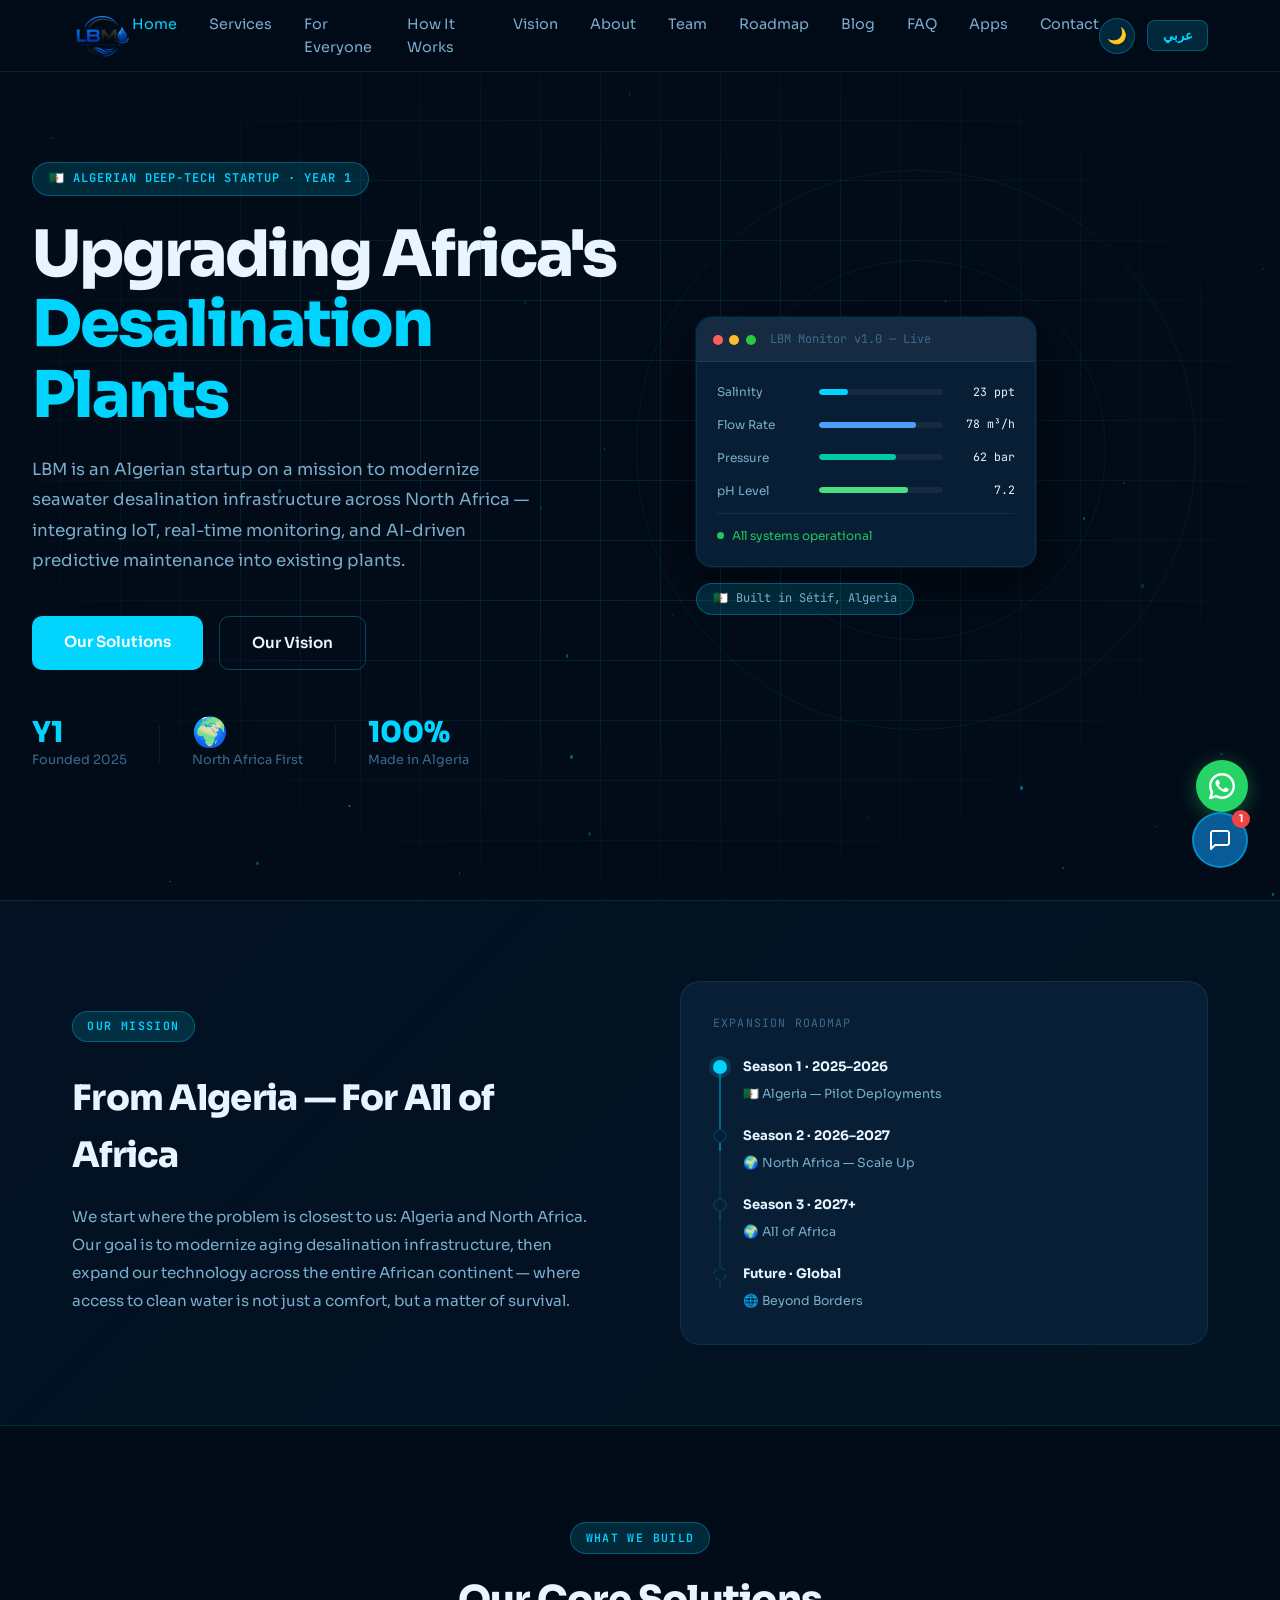
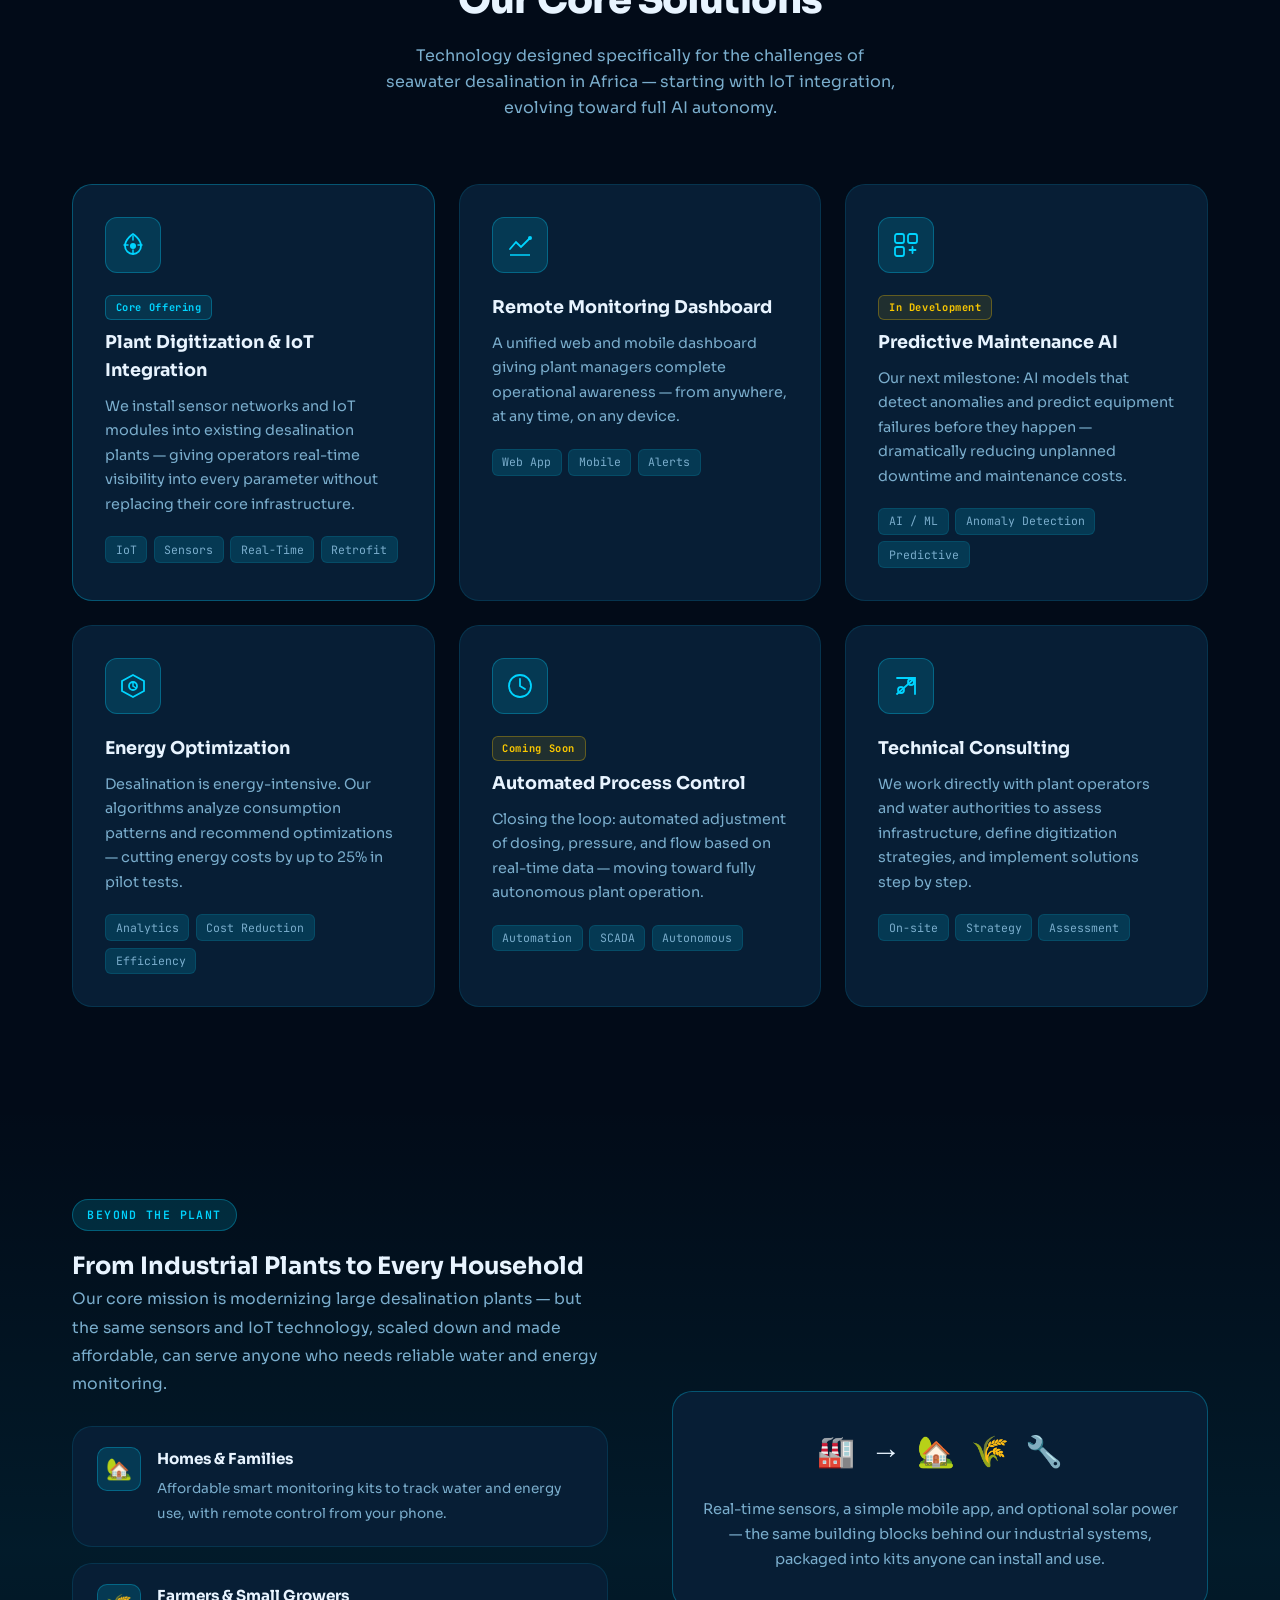
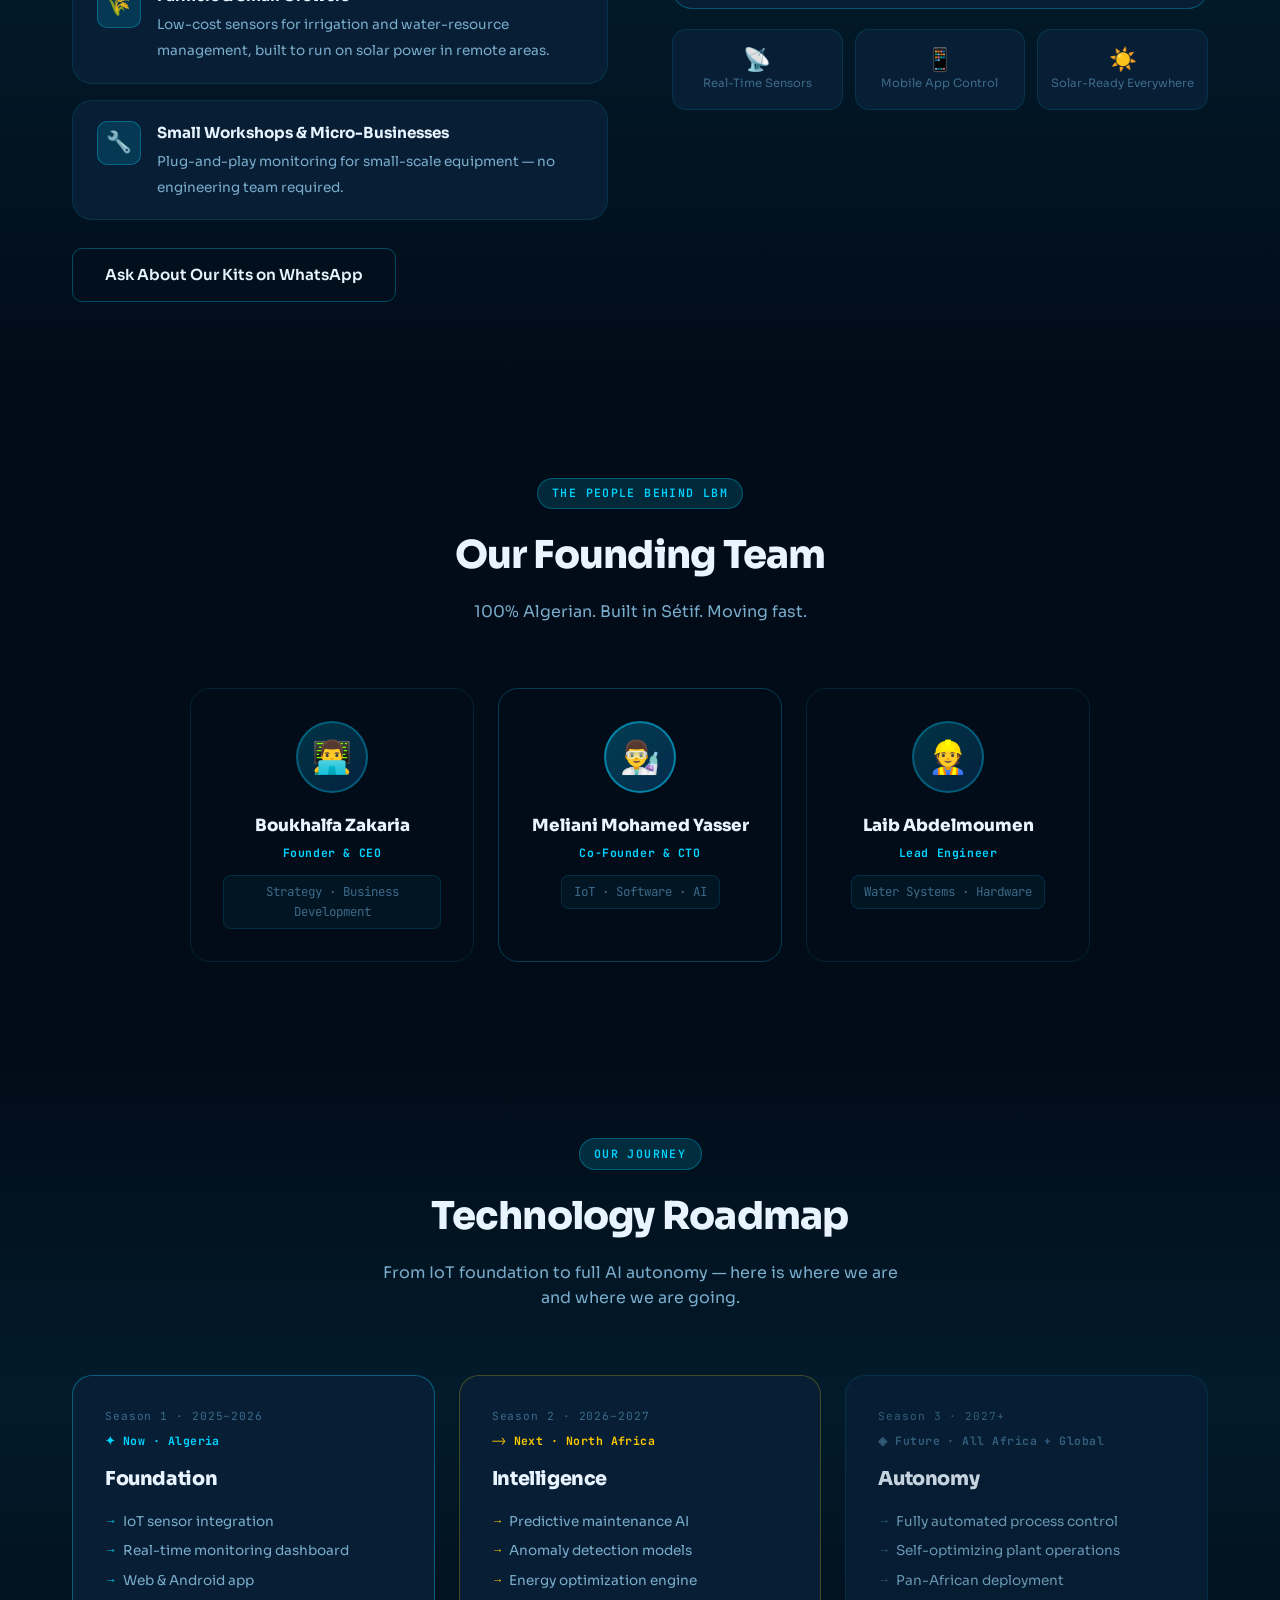
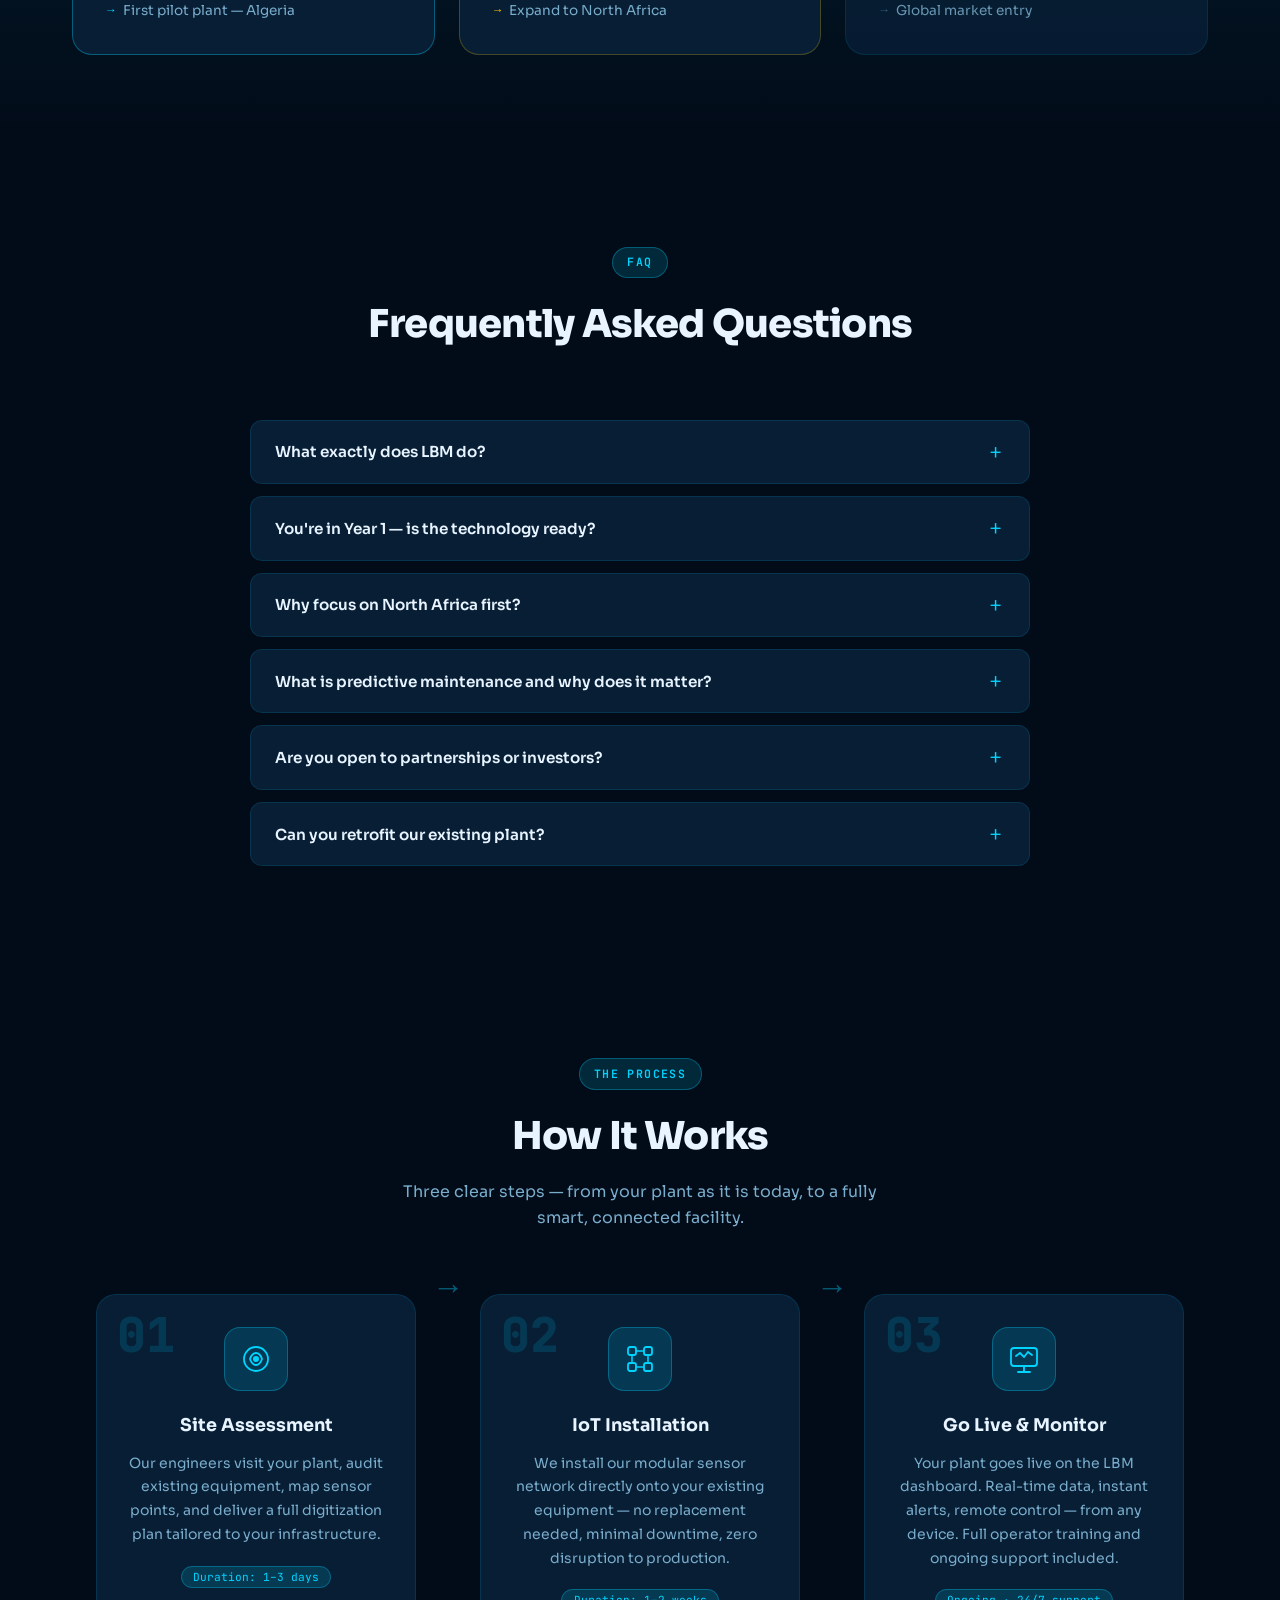
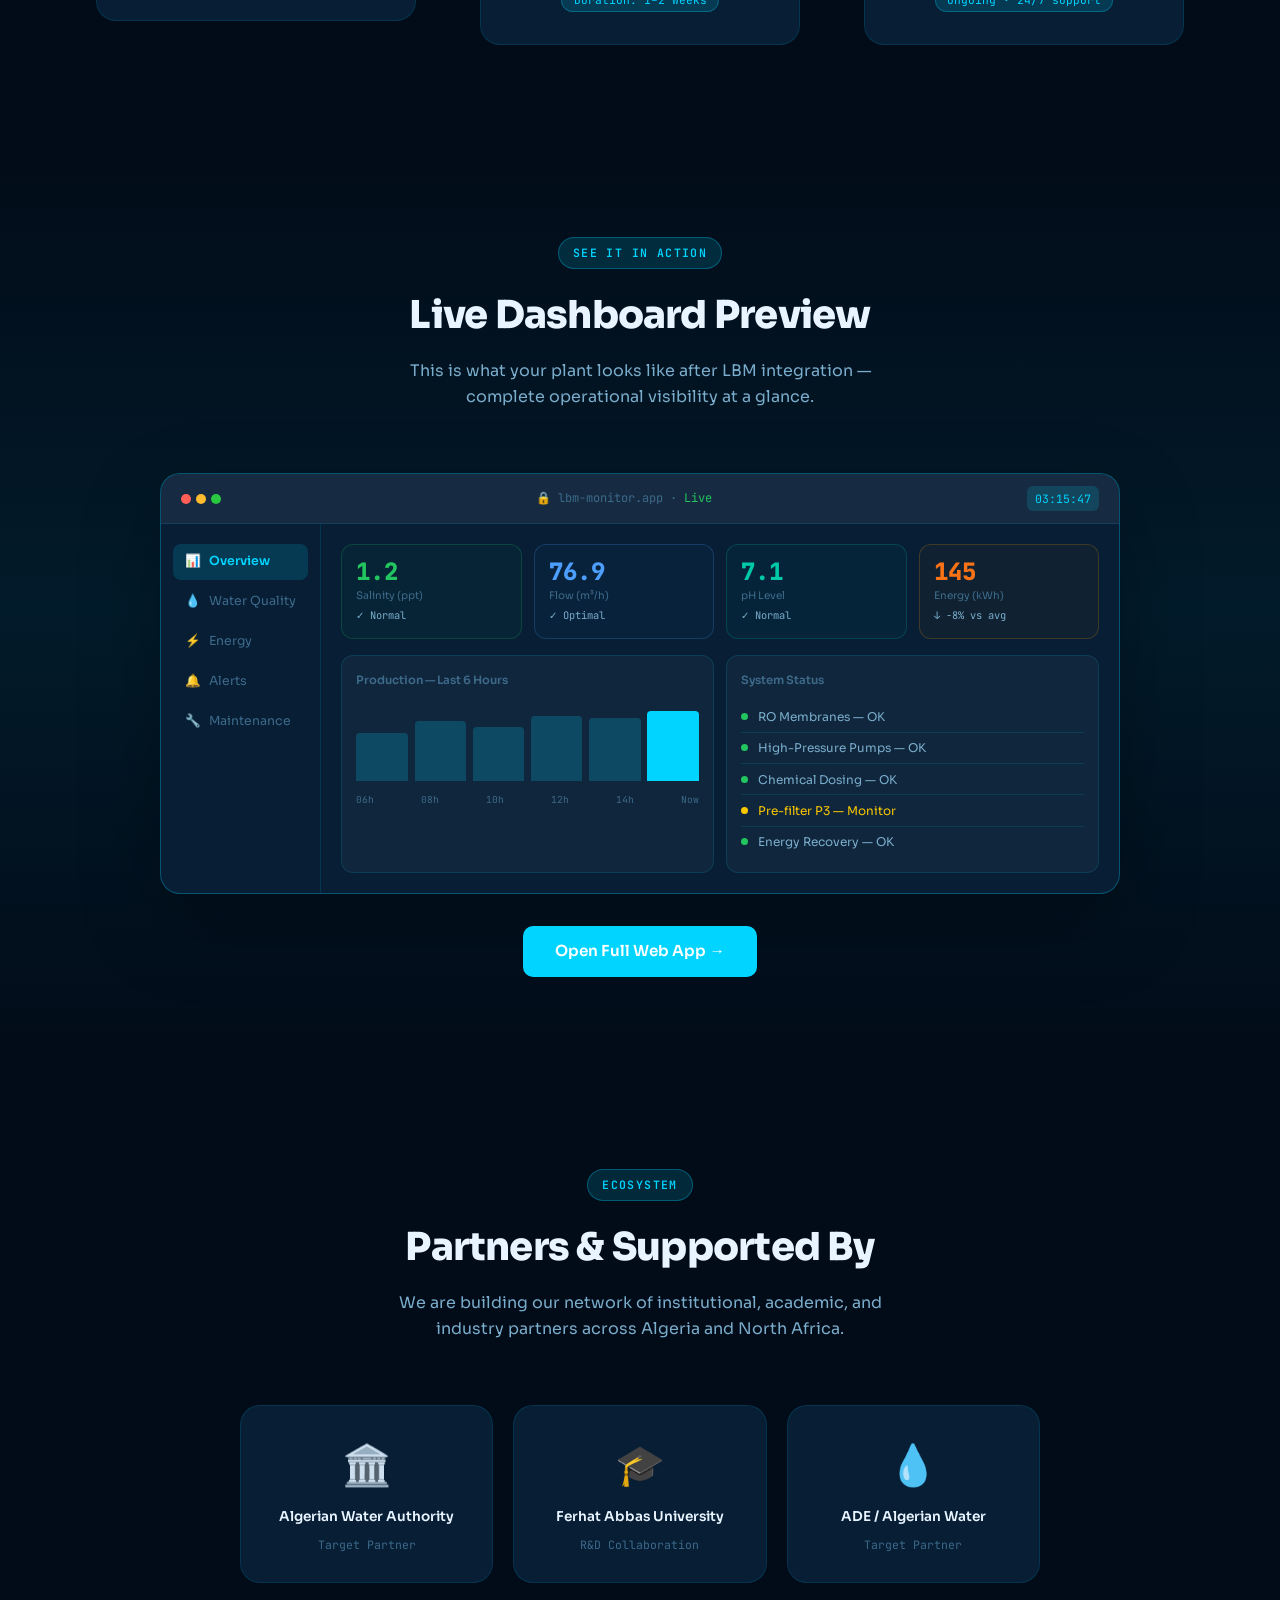
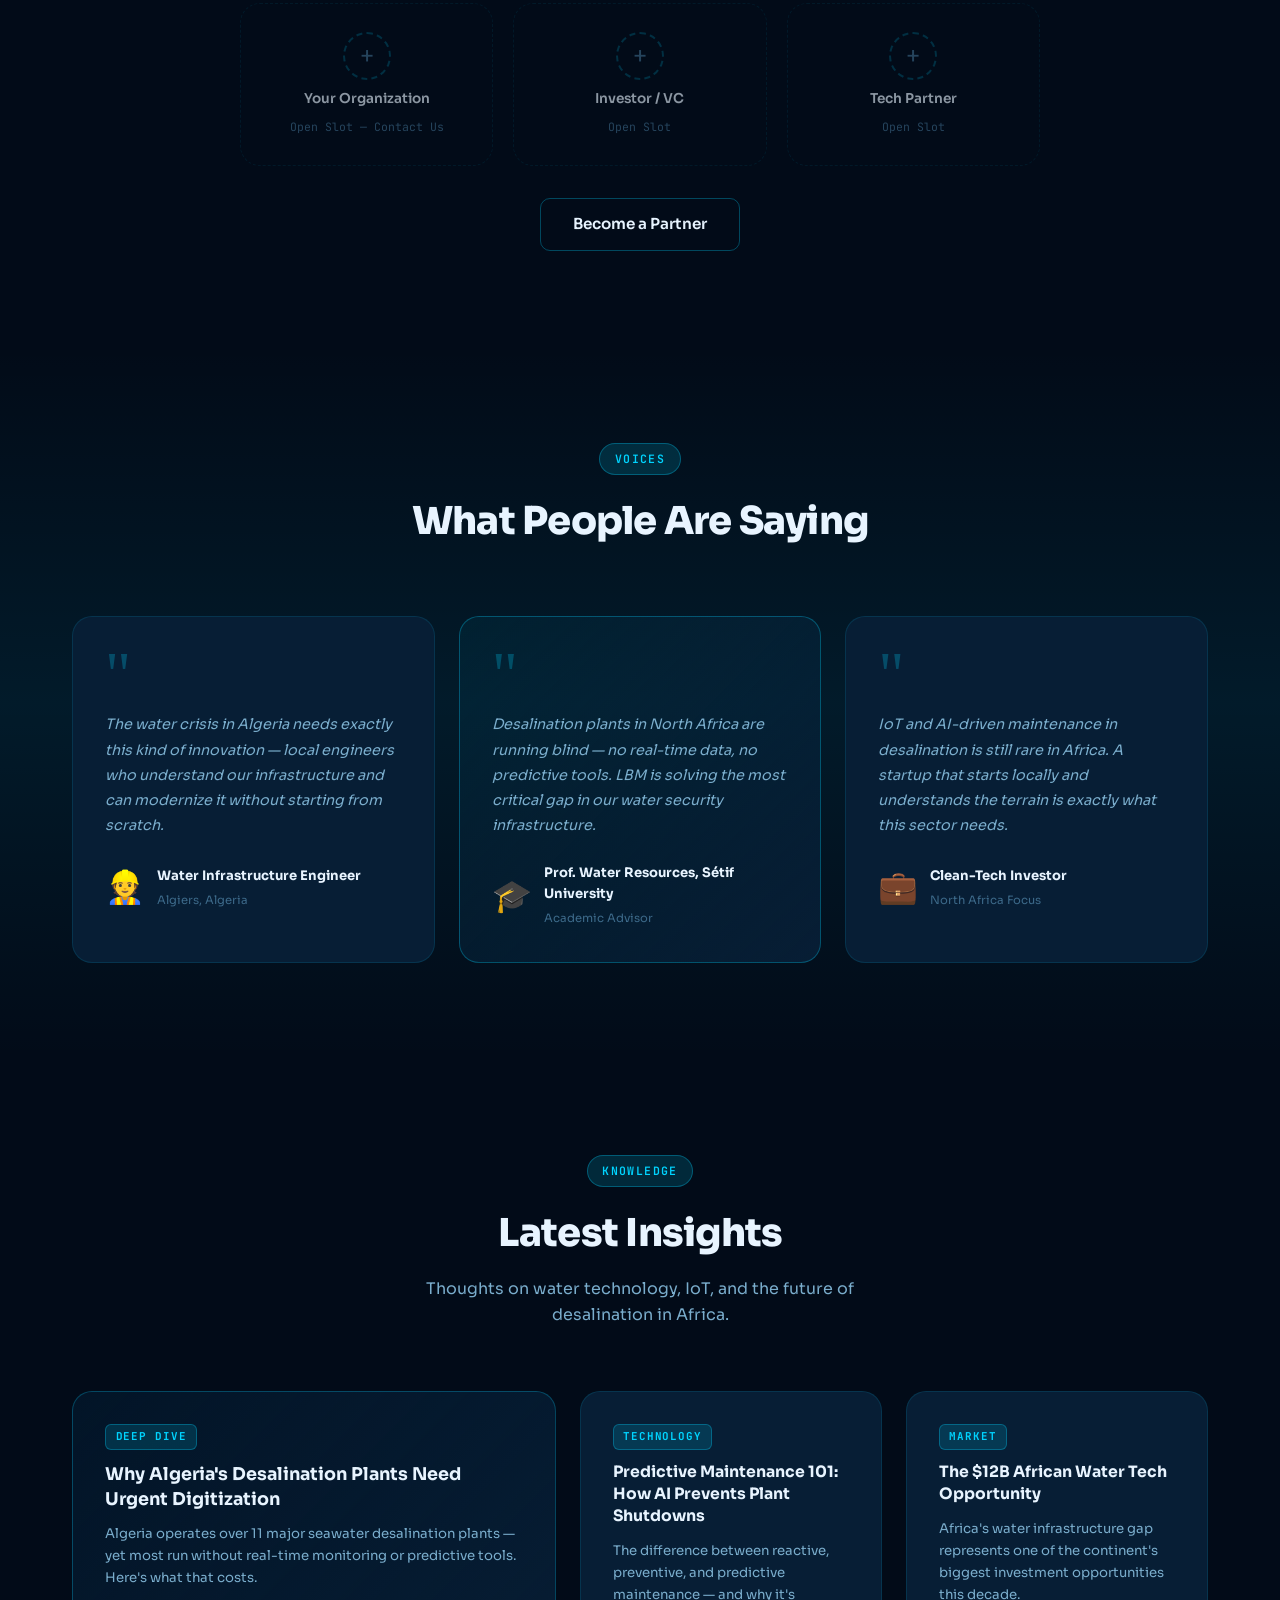
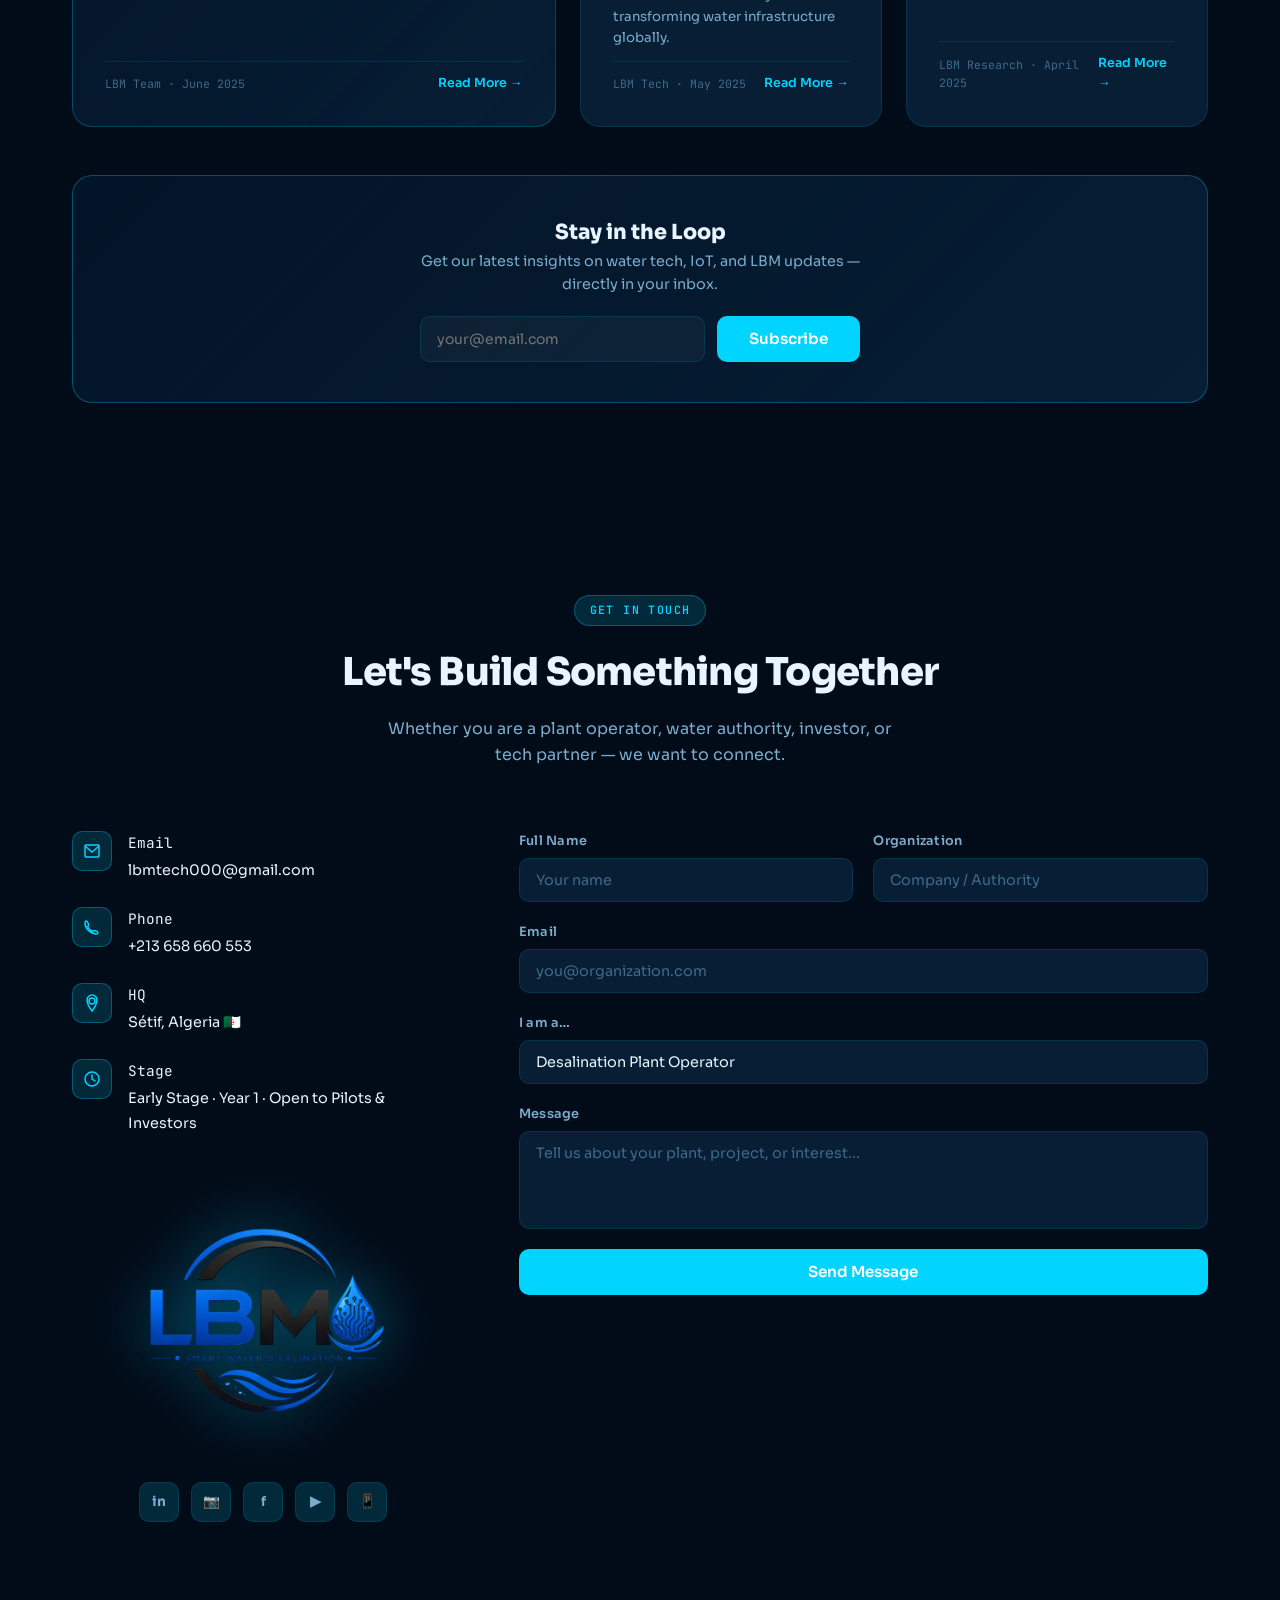
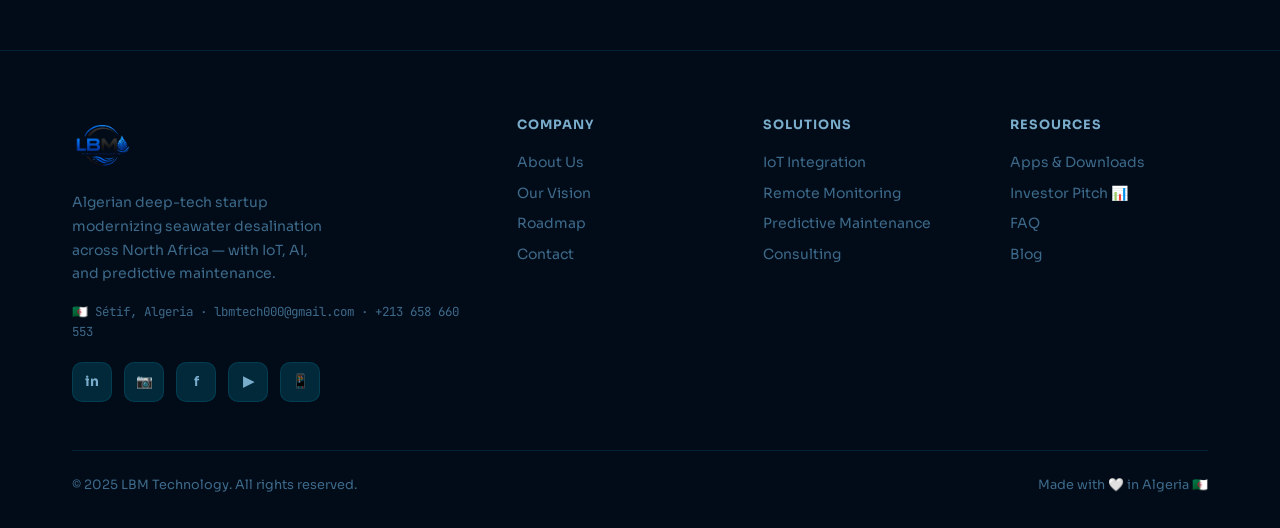
<file: index.html>
<!DOCTYPE html>
<html lang="en" dir="ltr">
<head>
  <meta charset="UTF-8">
  <meta name="viewport" content="width=device-width, initial-scale=1.0">
  <meta name="description" content="LBM — Algerian deep-tech startup modernizing seawater desalination plants across North Africa with IoT, AI and predictive maintenance technology.">
  <meta name="keywords" content="LBM, IoT, desalination, Algeria, startup, تحلية المياه, جزائر, إنترنت الأشياء, صيانة تنبؤية, أفريقيا الشمالية">
  <meta name="robots" content="index, follow">
  <meta property="og:title" content="LBM — Smart Desalination Technology · Algeria">
  <meta property="og:description" content="Algerian startup modernizing seawater desalination with IoT & AI. Targeting North Africa and beyond.">
  <meta property="og:type" content="website">
  <meta property="og:image" content="https://lbm-tech.netlify.app/logo_lbm.png">
  <meta property="og:image:width" content="1200">
  <meta property="og:image:height" content="630">
  <meta property="og:image:alt" content="LBM Smart Water Desalination Logo">
  <meta property="og:url" content="https://lbm-tech.netlify.app/">
  <meta property="og:site_name" content="LBM Technology">
  <meta name="twitter:card" content="summary_large_image">
  <meta name="twitter:title" content="LBM — Smart Desalination Technology · Algeria">
  <meta name="twitter:description" content="Algerian startup modernizing seawater desalination with IoT & AI. Targeting North Africa and beyond.">
  <meta name="twitter:image" content="https://lbm-tech.netlify.app/logo_lbm.png">
  <title>LBM — Smart Desalination · Made in Algeria 🇩🇿</title>
  <link rel="icon" type="image/png" href="logo_lbm.png">
  <link rel="shortcut icon" type="image/png" href="logo_lbm.png">
  <link rel="apple-touch-icon" href="logo_lbm.png">
  <link rel="preconnect" href="https://fonts.googleapis.com">
  <link rel="preconnect" href="https://fonts.gstatic.com" crossorigin>
  <link href="https://fonts.googleapis.com/css2?family=Sora:wght@300;400;600;700;800&family=Noto+Sans+Arabic:wght@300;400;600;700&family=JetBrains+Mono:wght@400;600&display=swap" rel="stylesheet">
  <link rel="stylesheet" href="style.css">
  <!-- Google Analytics — Replace G-XXXXXXXXXX with your real Measurement ID from analytics.google.com -->
  <script async src="https://www.googletagmanager.com/gtag/js?id=G-XXXXXXXXXX"></script>
  <script>
    window.dataLayer = window.dataLayer || [];
    function gtag(){dataLayer.push(arguments);}
    gtag('js', new Date());
    gtag('config', 'G-XXXXXXXXXX');
  </script>
</head>
<body>

<!-- NAVBAR -->
<nav class="navbar" id="navbar">
  <div class="nav-container">
    <a href="#home" class="nav-logo">
      <img src="logo_lbm.png" alt="LBM Logo" class="nav-logo-img">
    </a>
    <div class="nav-links" id="navLinks">
      <a href="#home"        data-en="Home"      data-ar="الرئيسية">Home</a>
      <a href="#services"   data-en="Services"   data-ar="خدماتنا">Services</a>
      <a href="#for-everyone" data-en="For Everyone" data-ar="للجميع">For Everyone</a>
      <a href="#how"        data-en="How It Works" data-ar="كيف نعمل">How It Works</a>
      <a href="#vision"     data-en="Vision"     data-ar="رؤيتنا">Vision</a>
      <a href="#about"      data-en="About"      data-ar="عنّا">About</a>
      <a href="#team"       data-en="Team"       data-ar="الفريق">Team</a>
      <a href="#roadmap"    data-en="Roadmap"    data-ar="خارطة الطريق">Roadmap</a>
      <a href="#blog"       data-en="Blog"       data-ar="المدونة">Blog</a>
      <a href="#faq"        data-en="FAQ"        data-ar="الأسئلة الشائعة">FAQ</a>
      <a href="downloads.html" data-en="Apps"   data-ar="التطبيقات">Apps</a>
      <a href="#contact"    data-en="Contact"    data-ar="تواصل معنا">Contact</a>
    </div>
    <div class="nav-actions">
      <button class="theme-toggle" id="themeToggle" onclick="toggleTheme()" aria-label="Toggle theme">🌙</button>
      <button class="lang-toggle"  id="langToggle"  onclick="toggleLang()">عربي</button>
      <button class="menu-btn"     id="menuBtn"     onclick="toggleMenu()">
        <span></span><span></span><span></span>
      </button>
    </div>
  </div>
</nav>

<!-- HERO -->
<section class="hero" id="home">
  <div class="hero-bg">
    <div class="grid-overlay"></div>
    <div class="water-rings">
      <div class="ring ring-1"></div>
      <div class="ring ring-2"></div>
      <div class="ring ring-3"></div>
    </div>
    <div class="particles" id="particles"></div>
  </div>

  <div class="hero-content">
    <div class="hero-badge" data-en="🇩🇿 Algerian Deep-Tech Startup · Year 1" data-ar="🇩🇿 ستارت آب جزائري عميق التقنية · السنة الأولى">🇩🇿 Algerian Deep-Tech Startup · Year 1</div>
    <h1 class="hero-title">
      <span class="line line-1" data-en="Upgrading Africa's" data-ar="نُحدِّث محطات">Upgrading Africa's</span>
      <span class="line line-2 accent" data-en="Desalination Plants" data-ar="تحلية المياه في أفريقيا">Desalination Plants</span>
    </h1>
    <p class="hero-desc"
       data-en="LBM is an Algerian startup on a mission to modernize seawater desalination infrastructure across North Africa — integrating IoT, real-time monitoring, and AI-driven predictive maintenance into existing plants."
       data-ar="LBM ستارت آب جزائري في مهمة تحديث محطات تحلية مياه البحر في شمال أفريقيا — بدمج إنترنت الأشياء والمراقبة الفورية والصيانة التنبؤية بالذكاء الاصطناعي في المحطات القائمة.">
      LBM is an Algerian startup on a mission to modernize seawater desalination infrastructure across North Africa — integrating IoT, real-time monitoring, and AI-driven predictive maintenance into existing plants.
    </p>
    <div class="hero-cta">
      <a href="#services"  class="btn btn-primary" data-en="Our Solutions"    data-ar="حلولنا">Our Solutions</a>
      <a href="#vision"    class="btn btn-outline"  data-en="Our Vision"       data-ar="رؤيتنا">Our Vision</a>
    </div>
    <div class="hero-stats">
      <div class="stat">
        <span class="stat-num">Y1</span>
        <span class="stat-label" data-en="Founded 2025" data-ar="تأسست 2025">Founded 2025</span>
      </div>
      <div class="stat-divider"></div>
      <div class="stat">
        <span class="stat-num">🌍</span>
        <span class="stat-label" data-en="North Africa First" data-ar="شمال أفريقيا أولاً">North Africa First</span>
      </div>
      <div class="stat-divider"></div>
      <div class="stat">
        <span class="stat-num">100%</span>
        <span class="stat-label" data-en="Made in Algeria" data-ar="صُنع في الجزائر">Made in Algeria</span>
      </div>
    </div>
  </div>

  <div class="hero-visual">
    <div class="device-frame">
      <div class="device-screen">
        <div class="screen-header">
          <span class="dot red"></span>
          <span class="dot yellow"></span>
          <span class="dot green"></span>
          <span class="screen-title">LBM Monitor v1.0 — Live</span>
        </div>
        <div class="screen-content">
          <div class="monitor-row">
            <div class="monitor-label" data-en="Salinity"   data-ar="الملوحة">Salinity</div>
            <div class="monitor-bar"><div class="bar-fill"       style="width:23%"></div></div>
            <div class="monitor-val">23 ppt</div>
          </div>
          <div class="monitor-row">
            <div class="monitor-label" data-en="Flow Rate"  data-ar="التدفق">Flow Rate</div>
            <div class="monitor-bar"><div class="bar-fill blue"  style="width:78%"></div></div>
            <div class="monitor-val">78 m³/h</div>
          </div>
          <div class="monitor-row">
            <div class="monitor-label" data-en="Pressure"   data-ar="الضغط">Pressure</div>
            <div class="monitor-bar"><div class="bar-fill teal"  style="width:62%"></div></div>
            <div class="monitor-val">62 bar</div>
          </div>
          <div class="monitor-row">
            <div class="monitor-label" data-en="pH Level"   data-ar="الحموضة">pH Level</div>
            <div class="monitor-bar"><div class="bar-fill green" style="width:72%"></div></div>
            <div class="monitor-val">7.2</div>
          </div>
          <div class="monitor-status">
            <span class="status-dot"></span>
            <span data-en="All systems operational" data-ar="جميع الأنظمة تعمل">All systems operational</span>
          </div>
        </div>
      </div>
    </div>
    <div class="hero-tag-dz">
      <span>🇩🇿</span>
      <span data-en="Built in Sétif, Algeria" data-ar="صُنع في سطيف، الجزائر">Built in Sétif, Algeria</span>
    </div>
  </div>
</section>

<!-- VISION BAND -->
<section class="vision-band" id="vision">
  <div class="container">
    <div class="vision-inner">
      <div class="vision-text">
        <span class="section-tag" data-en="Our Mission" data-ar="مهمتنا">Our Mission</span>
        <h2 data-en="From Algeria — For All of Africa" data-ar="من الجزائر — لكل أفريقيا">From Algeria — For All of Africa</h2>
        <p data-en="We start where the problem is closest to us: Algeria and North Africa. Our goal is to modernize aging desalination infrastructure, then expand our technology across the entire African continent — where access to clean water is not just a comfort, but a matter of survival." data-ar="نبدأ من حيث المشكلة أقرب إلينا: الجزائر وشمال أفريقيا. هدفنا تحديث البنية التحتية لمحطات التحلية المتقادمة، ثم توسيع تقنيتنا عبر القارة الأفريقية بأسرها — حيث الوصول إلى المياه النظيفة ليس رفاهية، بل مسألة بقاء.">
          We start where the problem is closest to us: Algeria and North Africa. Our goal is to modernize aging desalination infrastructure, then expand our technology across the entire African continent — where access to clean water is not just a comfort, but a matter of survival.
        </p>
      </div>
      <div class="vision-map">
        <div class="map-label" data-en="Expansion Roadmap" data-ar="خريطة التوسع">Expansion Roadmap</div>
        <div class="map-stages">
          <div class="map-stage active">
            <div class="ms-dot active-dot"></div>
            <div class="ms-line active-line"></div>
            <div class="ms-info">
              <strong data-en="Season 1 · 2025–2026" data-ar="الموسم 1 · 2025–2026">Season 1 · 2025–2026</strong>
              <span data-en="🇩🇿 Algeria — Pilot Deployments" data-ar="🇩🇿 الجزائر — النشر التجريبي">🇩🇿 Algeria — Pilot Deployments</span>
            </div>
          </div>
          <div class="map-stage">
            <div class="ms-dot"></div>
            <div class="ms-line"></div>
            <div class="ms-info">
              <strong data-en="Season 2 · 2026–2027" data-ar="الموسم 2 · 2026–2027">Season 2 · 2026–2027</strong>
              <span data-en="🌍 North Africa — Scale Up" data-ar="🌍 شمال أفريقيا — التوسع">🌍 North Africa — Scale Up</span>
            </div>
          </div>
          <div class="map-stage">
            <div class="ms-dot"></div>
            <div class="ms-line"></div>
            <div class="ms-info">
              <strong data-en="Season 3 · 2027+" data-ar="الموسم 3 · 2027+">Season 3 · 2027+</strong>
              <span data-en="🌍 All of Africa" data-ar="🌍 كل أفريقيا">🌍 All of Africa</span>
            </div>
          </div>
          <div class="map-stage last">
            <div class="ms-dot future"></div>
            <div class="ms-info">
              <strong data-en="Future · Global" data-ar="المستقبل · عالمياً">Future · Global</strong>
              <span data-en="🌐 Beyond Borders" data-ar="🌐 ما وراء الحدود">🌐 Beyond Borders</span>
            </div>
          </div>
        </div>
      </div>
    </div>
  </div>
</section>

<!-- SERVICES -->
<section class="services" id="services">
  <div class="container">
    <div class="section-header">
      <span class="section-tag" data-en="What We Build" data-ar="ما نبنيه">What We Build</span>
      <h2 data-en="Our Core Solutions" data-ar="حلولنا الأساسية">Our Core Solutions</h2>
      <p data-en="Technology designed specifically for the challenges of seawater desalination in Africa — starting with IoT integration, evolving toward full AI autonomy." data-ar="تقنية مصممة خصيصاً لتحديات تحلية مياه البحر في أفريقيا — تبدأ بتكامل IoT وتتطور نحو الاستقلالية الكاملة بالذكاء الاصطناعي.">
        Technology designed specifically for the challenges of seawater desalination in Africa — starting with IoT integration, evolving toward full AI autonomy.
      </p>
    </div>
    <div class="services-grid">

      <div class="service-card featured">
        <div class="service-icon">
          <svg width="28" height="28" viewBox="0 0 28 28" fill="none">
            <path d="M14 3C14 3 6 8 6 15C6 19.4183 9.58172 23 14 23C18.4183 23 22 19.4183 22 15C22 8 14 3 14 3Z" stroke="currentColor" stroke-width="1.8"/>
            <circle cx="14" cy="15" r="3" fill="currentColor"/>
            <path d="M5 14H9M19 14H23M14 5V9M14 19V23" stroke="currentColor" stroke-width="1.5" stroke-linecap="round"/>
          </svg>
        </div>
        <div class="service-badge-new" data-en="Core Offering" data-ar="الخدمة الأساسية">Core Offering</div>
        <h3 data-en="Plant Digitization & IoT Integration" data-ar="رقمنة المحطات وتكامل IoT">Plant Digitization & IoT Integration</h3>
        <p data-en="We install sensor networks and IoT modules into existing desalination plants — giving operators real-time visibility into every parameter without replacing their core infrastructure." data-ar="نثبّت شبكات استشعار ووحدات IoT في محطات التحلية القائمة — لمنح المشغلين رؤية فورية لكل معامل دون استبدال بنيتهم الأساسية.">
          We install sensor networks and IoT modules into existing desalination plants — giving operators real-time visibility into every parameter without replacing their core infrastructure.
        </p>
        <div class="service-tags"><span>IoT</span><span>Sensors</span><span>Real-Time</span><span>Retrofit</span></div>
      </div>

      <div class="service-card">
        <div class="service-icon">
          <svg width="28" height="28" viewBox="0 0 28 28" fill="none">
            <path d="M4 18L10 11L15 16L24 7" stroke="currentColor" stroke-width="1.8" stroke-linecap="round"/>
            <path d="M4 24H24" stroke="currentColor" stroke-width="1.5"/>
            <circle cx="24" cy="7" r="2" fill="currentColor"/>
          </svg>
        </div>
        <h3 data-en="Remote Monitoring Dashboard" data-ar="لوحة المراقبة عن بُعد">Remote Monitoring Dashboard</h3>
        <p data-en="A unified web and mobile dashboard giving plant managers complete operational awareness — from anywhere, at any time, on any device." data-ar="لوحة ويب وموبايل موحدة تمنح مديري المحطات وعياً تشغيلياً كاملاً — من أي مكان وفي أي وقت وعلى أي جهاز.">
          A unified web and mobile dashboard giving plant managers complete operational awareness — from anywhere, at any time, on any device.
        </p>
        <div class="service-tags"><span>Web App</span><span>Mobile</span><span>Alerts</span></div>
      </div>

      <div class="service-card">
        <div class="service-icon">
          <svg width="28" height="28" viewBox="0 0 28 28" fill="none">
            <rect x="3" y="3" width="9" height="9" rx="2" stroke="currentColor" stroke-width="1.8"/>
            <rect x="16" y="3" width="9" height="9" rx="2" stroke="currentColor" stroke-width="1.8"/>
            <rect x="3" y="16" width="9" height="9" rx="2" stroke="currentColor" stroke-width="1.8"/>
            <path d="M20.5 16V22M17.5 19H23.5" stroke="currentColor" stroke-width="1.8" stroke-linecap="round"/>
          </svg>
        </div>
        <div class="service-badge-soon" data-en="In Development" data-ar="قيد التطوير">In Development</div>
        <h3 data-en="Predictive Maintenance AI" data-ar="الصيانة التنبؤية بالذكاء الاصطناعي">Predictive Maintenance AI</h3>
        <p data-en="Our next milestone: AI models that detect anomalies and predict equipment failures before they happen — dramatically reducing unplanned downtime and maintenance costs." data-ar="إنجازنا القادم: نماذج ذكاء اصطناعي تكتشف الشذوذات وتتنبأ بأعطال المعدات قبل حدوثها — مما يقلل بشكل كبير من وقت التوقف غير المخطط وتكاليف الصيانة.">
          Our next milestone: AI models that detect anomalies and predict equipment failures before they happen — dramatically reducing unplanned downtime and maintenance costs.
        </p>
        <div class="service-tags"><span>AI / ML</span><span>Anomaly Detection</span><span>Predictive</span></div>
      </div>

      <div class="service-card">
        <div class="service-icon">
          <svg width="28" height="28" viewBox="0 0 28 28" fill="none">
            <path d="M14 3L25 9V19L14 25L3 19V9L14 3Z" stroke="currentColor" stroke-width="1.8"/>
            <circle cx="14" cy="14" r="4" stroke="currentColor" stroke-width="1.8"/>
            <path d="M14 10V14L17 16" stroke="currentColor" stroke-width="1.5" stroke-linecap="round"/>
          </svg>
        </div>
        <h3 data-en="Energy Optimization" data-ar="تحسين استهلاك الطاقة">Energy Optimization</h3>
        <p data-en="Desalination is energy-intensive. Our algorithms analyze consumption patterns and recommend optimizations — cutting energy costs by up to 25% in pilot tests." data-ar="التحلية عملية كثيفة الطاقة. تحلل خوارزمياتنا أنماط الاستهلاك وتوصي بالتحسينات — مما يقلل تكاليف الطاقة بنسبة تصل إلى 25% في الاختبارات التجريبية.">
          Desalination is energy-intensive. Our algorithms analyze consumption patterns and recommend optimizations — cutting energy costs by up to 25% in pilot tests.
        </p>
        <div class="service-tags"><span>Analytics</span><span>Cost Reduction</span><span>Efficiency</span></div>
      </div>

      <div class="service-card">
        <div class="service-icon">
          <svg width="28" height="28" viewBox="0 0 28 28" fill="none">
            <circle cx="14" cy="14" r="11" stroke="currentColor" stroke-width="1.8"/>
            <path d="M14 7V14L19 17" stroke="currentColor" stroke-width="1.8" stroke-linecap="round"/>
          </svg>
        </div>
        <div class="service-badge-soon" data-en="Coming Soon" data-ar="قريباً">Coming Soon</div>
        <h3 data-en="Automated Process Control" data-ar="التحكم الآلي في العمليات">Automated Process Control</h3>
        <p data-en="Closing the loop: automated adjustment of dosing, pressure, and flow parameters based on real-time sensor data — moving toward fully autonomous plant operation." data-ar="إغلاق الحلقة: الضبط الآلي لمعاملات الجرعات والضغط والتدفق بناءً على بيانات الاستشعار الفورية — نحو تشغيل مستقل بالكامل للمحطة.">
          Closing the loop: automated adjustment of dosing, pressure, and flow based on real-time data — moving toward fully autonomous plant operation.
        </p>
        <div class="service-tags"><span>Automation</span><span>SCADA</span><span>Autonomous</span></div>
      </div>

      <div class="service-card">
        <div class="service-icon">
          <svg width="28" height="28" viewBox="0 0 28 28" fill="none">
            <path d="M5 22L23 6M5 6H23V22" stroke="currentColor" stroke-width="1.8" stroke-linecap="round"/>
            <circle cx="9" cy="18" r="3" stroke="currentColor" stroke-width="1.8"/>
            <circle cx="19" cy="10" r="3" stroke="currentColor" stroke-width="1.8"/>
          </svg>
        </div>
        <h3 data-en="Technical Consulting" data-ar="الاستشارات التقنية">Technical Consulting</h3>
        <p data-en="We work directly with plant operators and water authorities to assess infrastructure, define digitization strategies, and implement solutions step by step." data-ar="نعمل مباشرة مع مشغلي المحطات وسلطات المياه لتقييم البنية التحتية وتحديد استراتيجيات الرقمنة وتنفيذ الحلول خطوة بخطوة.">
          We work directly with plant operators and water authorities to assess infrastructure, define digitization strategies, and implement solutions step by step.
        </p>
        <div class="service-tags"><span>On-site</span><span>Strategy</span><span>Assessment</span></div>
      </div>

    </div>
  </div>
</section>

<!-- FOR EVERYONE -->
<section class="for-everyone" id="for-everyone">
  <div class="container">
    <div class="fe-grid">
      <div class="fe-content">
        <span class="section-tag" data-en="Beyond the Plant" data-ar="ما وراء المحطة الصناعية">Beyond the Plant</span>
        <h2 data-en="From Industrial Plants to Every Household" data-ar="من المحطات الصناعية إلى كل بيت">From Industrial Plants to Every Household</h2>
        <p data-en="Our core mission is modernizing large desalination plants — but the same sensors and IoT technology, scaled down and made affordable, can serve anyone who needs reliable water and energy monitoring." data-ar="مهمتنا الأساسية هي تحديث محطات التحلية الكبرى — لكن نفس الحساسات وتقنيات إنترنت الأشياء، بحجم أصغر وبتكلفة مناسبة، يمكنها أن تخدم أي شخص يحتاج إلى مراقبة موثوقة للمياه والطاقة.">
          Our core mission is modernizing large desalination plants — but the same sensors and IoT technology, scaled down and made affordable, can serve anyone who needs reliable water and energy monitoring.
        </p>
        <div class="fe-tiers">
          <div class="fe-tier">
            <div class="fe-tier-icon">🏡</div>
            <div class="fe-tier-text">
              <strong data-en="Homes & Families" data-ar="المنازل والعائلات">Homes & Families</strong>
              <span data-en="Affordable smart monitoring kits to track water and energy use, with remote control from your phone." data-ar="عُلب مراقبة ذكية بأسعار مناسبة لتتبع استهلاك المياه والطاقة، مع تحكم عن بعد من هاتفك.">Affordable smart monitoring kits to track water and energy use, with remote control from your phone.</span>
            </div>
          </div>
          <div class="fe-tier">
            <div class="fe-tier-icon">🌾</div>
            <div class="fe-tier-text">
              <strong data-en="Farmers & Small Growers" data-ar="الفلاحون وأصحاب المزارع الصغيرة">Farmers & Small Growers</strong>
              <span data-en="Low-cost sensors for irrigation and water-resource management, built to run on solar power in remote areas." data-ar="حساسات منخفضة التكلفة لإدارة الري والموارد المائية، مصممة للعمل بالطاقة الشمسية في المناطق النائية.">Low-cost sensors for irrigation and water-resource management, built to run on solar power in remote areas.</span>
            </div>
          </div>
          <div class="fe-tier">
            <div class="fe-tier-icon">🔧</div>
            <div class="fe-tier-text">
              <strong data-en="Small Workshops & Micro-Businesses" data-ar="الورشات الصغيرة والأنشطة المصغّرة">Small Workshops & Micro-Businesses</strong>
              <span data-en="Plug-and-play monitoring for small-scale equipment — no engineering team required." data-ar="مراقبة جاهزة للاستخدام للمعدات الصغيرة — دون الحاجة إلى فريق هندسي.">Plug-and-play monitoring for small-scale equipment — no engineering team required.</span>
            </div>
          </div>
        </div>
        <a href="https://wa.me/213658660553?text=Hi%20LBM%2C%20I%27d%20like%20to%20know%20more%20about%20your%20kits%20for%20homes%2Ffarms%2Fworkshops" target="_blank" rel="noopener" class="btn btn-outline" data-en="Ask About Our Kits on WhatsApp" data-ar="استفسر عن العُلب عبر واتساب">Ask About Our Kits on WhatsApp</a>
      </div>
      <div class="fe-visual">
        <div class="fe-card-main">
          <div class="fe-card-icons">
            <span>🏭</span><span>→</span><span>🏡</span><span>🌾</span><span>🔧</span>
          </div>
          <p data-en="Real-time sensors, a simple mobile app, and optional solar power — the same building blocks behind our industrial systems, packaged into kits anyone can install and use." data-ar="حساسات تعمل في الوقت الحقيقي، تطبيق هاتف بسيط، وطاقة شمسية اختيارية — نفس المكونات الأساسية لأنظمتنا الصناعية، معبّأة في عُلب يمكن لأي شخص تركيبها واستخدامها.">
            Real-time sensors, a simple mobile app, and optional solar power — the same building blocks behind our industrial systems, packaged into kits anyone can install and use.
          </p>
        </div>
        <div class="fe-stats-row">
          <div class="fe-stat">
            <span>📡</span>
            <small data-en="Real-Time Sensors" data-ar="حساسات لحظية">Real-Time Sensors</small>
          </div>
          <div class="fe-stat">
            <span>📱</span>
            <small data-en="Mobile App Control" data-ar="تحكم عبر الهاتف">Mobile App Control</small>
          </div>
          <div class="fe-stat">
            <span>☀️</span>
            <small data-en="Solar-Ready Everywhere" data-ar="جاهز بالطاقة الشمسية">Solar-Ready Everywhere</small>
          </div>
        </div>
      </div>
    </div>
  </div>
</section>

<!-- ABOUT ->
<section class="about" id="about">
  <div class="container">
    <div class="about-grid">
      <div class="about-visual">
        <div class="about-card-main">
          <div class="about-icon-big">
            <svg width="80" height="80" viewBox="0 0 80 80" fill="none">
              <circle cx="40" cy="40" r="36" stroke="var(--cyan)" stroke-width="1.5" stroke-dasharray="8 4"/>
              <path d="M40 15C40 15 24 27 24 42C24 50.8366 31.1634 58 40 58C48.8366 58 56 50.8366 56 42C56 27 40 15 40 15Z" stroke="var(--cyan)" stroke-width="2" fill="none"/>
              <circle cx="40" cy="42" r="7" fill="var(--cyan)" opacity="0.15"/>
              <circle cx="40" cy="42" r="3.5" fill="var(--cyan)"/>
              <path d="M22 40H30M50 40H58M40 22V30M40 52V60" stroke="var(--cyan)" stroke-width="1.8" stroke-linecap="round"/>
            </svg>
          </div>
          <p class="about-card-text" data-en="🇩🇿 Born in Algeria. Built for Africa." data-ar="🇩🇿 وُلد في الجزائر. بُني لأفريقيا.">🇩🇿 Born in Algeria. Built for Africa.</p>
        </div>
        <div class="about-stats-grid">
          <div class="about-stat"><span>2025</span><small data-en="Year Founded" data-ar="سنة التأسيس">Year Founded</small></div>
          <div class="about-stat about-stat-focus">
            <span class="stat-flag">🇩🇿</span>
            <small data-en="Current Focus · 2025–2026" data-ar="التركيز الحالي · 2025–2026">Current Focus · 2025–2026</small>
          </div>
          <div class="about-stat">
            <span>3+</span>
            <small data-en="Target Plants in Algeria" data-ar="محطات مستهدفة في الجزائر">Target Plants in Algeria</small>
          </div>
          <div class="about-stat about-stat-future">
            <span class="stat-africa">🌍</span>
            <small data-en="Africa · Coming Seasons" data-ar="أفريقيا · في المواسم القادمة">Africa · Coming Seasons</small>
          </div>
        </div>
      </div>
      <div class="about-content">
        <span class="section-tag" data-en="Who We Are" data-ar="من نحن">Who We Are</span>
        <h2 data-en="Algeria First — Africa Next" data-ar="الجزائر أولاً — أفريقيا تالياً">Algeria First — Africa Next</h2>
        <p data-en="LBM was founded in 2025 in Sétif, Algeria. In our first season (2025–2026), our full focus is on Algeria: identifying target desalination plants, deploying our first IoT pilot, and proving our technology in the field." data-ar="تأسست LBM عام 2025 في سطيف، الجزائر. في موسمنا الأول (2025–2026) تركيزنا الكامل على الجزائر: تحديد محطات التحلية المستهدفة، ونشر أول مشروع IoT تجريبي، وإثبات تقنيتنا في الميدان.">
          LBM was founded in 2025 in Sétif, Algeria. In our first season (2025–2026), our full focus is on Algeria: identifying target desalination plants, deploying our first IoT pilot, and proving our technology in the field.
        </p>
        <p data-en="The African expansion — North Africa then the whole continent — comes in the next seasons, once our Algerian foundation is solid. We believe in doing one thing right before scaling everywhere." data-ar="التوسع الأفريقي — شمال أفريقيا ثم القارة كلها — يأتي في المواسم القادمة، بعد أن يكون أساسنا الجزائري راسخاً. نؤمن بإتقان شيء واحد قبل التوسع في كل مكان.">
          The African expansion — North Africa then the whole continent — comes in the next seasons, once our Algerian foundation is solid. We believe in doing one thing right before scaling everywhere.
        </p>
        <div class="about-features">
          <div class="feature-item">
            <div class="feature-check">✓</div>
            <span data-en="100% Algerian founding team" data-ar="فريق تأسيسي جزائري 100%">100% Algerian founding team</span>
          </div>
          <div class="feature-item">
            <div class="feature-check">✓</div>
            <span data-en="Deep expertise in IoT & water systems" data-ar="خبرة عميقة في IoT وأنظمة المياه">Deep expertise in IoT & water systems</span>
          </div>
          <div class="feature-item">
            <div class="feature-check">✓</div>
            <span data-en="Industry 4.0 approach to water infrastructure" data-ar="نهج الصناعة 4.0 في البنية التحتية للمياه">Industry 4.0 approach to water infrastructure</span>
          </div>
          <div class="feature-item">
            <div class="feature-check">✓</div>
            <span data-en="Aligned with UN SDG 6 — Clean Water for All" data-ar="متوافقون مع هدف الأمم المتحدة SDG 6 — مياه نظيفة للجميع">Aligned with UN SDG 6 — Clean Water for All</span>
          </div>
        </div>
        <a href="#contact" class="btn btn-primary" data-en="Partner With Us" data-ar="اشترك معنا">Partner With Us</a>
      </div>
    </div>
  </div>
</section>

<!-- TEAM -->
<section style="padding:5rem 0" id="team">
  <div class="container">
    <div class="section-header">
      <span class="section-tag" data-en="The People Behind LBM" data-ar="الفريق خلف LBM">The People Behind LBM</span>
      <h2 data-en="Our Founding Team" data-ar="فريقنا المؤسس">Our Founding Team</h2>
      <p data-en="100% Algerian. Built in Sétif. Moving fast." data-ar="جزائريون 100%. بُني في سطيف. نتحرك بسرعة.">100% Algerian. Built in Sétif. Moving fast.</p>
    </div>
    <div style="display:grid;grid-template-columns:repeat(auto-fit,minmax(260px,1fr));gap:1.5rem;max-width:900px;margin:0 auto">

      <!-- Boukhalfa Zakaria -->
      <div style="background:var(--blue-card);border:1px solid var(--border);border-radius:20px;padding:2rem;text-align:center;transition:all 0.3s" onmouseover="this.style.borderColor='rgba(0,212,255,0.4)';this.style.transform='translateY(-4px)'" onmouseout="this.style.borderColor='var(--border)';this.style.transform='none'">
        <div style="width:72px;height:72px;border-radius:50%;background:linear-gradient(135deg,rgba(0,212,255,0.2),rgba(10,92,153,0.3));border:2px solid rgba(0,212,255,0.3);display:flex;align-items:center;justify-content:center;font-size:2rem;margin:0 auto 1.25rem">👨‍💻</div>
        <h3 style="font-size:1.05rem;font-weight:800;margin-bottom:0.25rem">Boukhalfa Zakaria</h3>
        <div style="font-size:0.72rem;font-weight:700;color:var(--cyan);font-family:'JetBrains Mono',monospace;letter-spacing:0.05em;margin-bottom:0.75rem" data-en="Founder & CEO" data-ar="المؤسس والمدير التنفيذي">Founder & CEO</div>
        <div style="font-size:0.78rem;color:var(--text-muted);background:rgba(0,212,255,0.05);border:1px solid var(--border);border-radius:8px;padding:0.4rem 0.75rem;display:inline-block;font-family:'JetBrains Mono',monospace" data-en="Strategy · Business Development" data-ar="الاستراتيجية · تطوير الأعمال">Strategy · Business Development</div>
      </div>

      <!-- Meliani Mohamed Yasser -->
      <div style="background:var(--blue-card);border:1px solid rgba(0,212,255,0.25);border-radius:20px;padding:2rem;text-align:center;transition:all 0.3s;background:linear-gradient(135deg,rgba(10,92,153,0.2),var(--blue-card))" onmouseover="this.style.borderColor='rgba(0,212,255,0.5)';this.style.transform='translateY(-4px)'" onmouseout="this.style.borderColor='rgba(0,212,255,0.25)';this.style.transform='none'">
        <div style="width:72px;height:72px;border-radius:50%;background:linear-gradient(135deg,rgba(0,212,255,0.25),rgba(10,92,153,0.4));border:2px solid rgba(0,212,255,0.5);display:flex;align-items:center;justify-content:center;font-size:2rem;margin:0 auto 1.25rem">👨‍🔬</div>
        <h3 style="font-size:1.05rem;font-weight:800;margin-bottom:0.25rem">Meliani Mohamed Yasser</h3>
        <div style="font-size:0.72rem;font-weight:700;color:var(--cyan);font-family:'JetBrains Mono',monospace;letter-spacing:0.05em;margin-bottom:0.75rem" data-en="Co-Founder & CTO" data-ar="المؤسس المشارك والمدير التقني">Co-Founder & CTO</div>
        <div style="font-size:0.78rem;color:var(--text-muted);background:rgba(0,212,255,0.05);border:1px solid var(--border);border-radius:8px;padding:0.4rem 0.75rem;display:inline-block;font-family:'JetBrains Mono',monospace" data-en="IoT · Software · AI" data-ar="IoT · برمجيات · ذكاء اصطناعي">IoT · Software · AI</div>
      </div>

      <!-- Laib Abdelmoumen -->
      <div style="background:var(--blue-card);border:1px solid var(--border);border-radius:20px;padding:2rem;text-align:center;transition:all 0.3s" onmouseover="this.style.borderColor='rgba(0,212,255,0.4)';this.style.transform='translateY(-4px)'" onmouseout="this.style.borderColor='var(--border)';this.style.transform='none'">
        <div style="width:72px;height:72px;border-radius:50%;background:linear-gradient(135deg,rgba(0,212,255,0.2),rgba(10,92,153,0.3));border:2px solid rgba(0,212,255,0.3);display:flex;align-items:center;justify-content:center;font-size:2rem;margin:0 auto 1.25rem">👷</div>
        <h3 style="font-size:1.05rem;font-weight:800;margin-bottom:0.25rem">Laib Abdelmoumen</h3>
        <div style="font-size:0.72rem;font-weight:700;color:var(--cyan);font-family:'JetBrains Mono',monospace;letter-spacing:0.05em;margin-bottom:0.75rem" data-en="Lead Engineer" data-ar="المهندس الرئيسي">Lead Engineer</div>
        <div style="font-size:0.78rem;color:var(--text-muted);background:rgba(0,212,255,0.05);border:1px solid var(--border);border-radius:8px;padding:0.4rem 0.75rem;display:inline-block;font-family:'JetBrains Mono',monospace" data-en="Water Systems · Hardware" data-ar="أنظمة المياه · العتاد">Water Systems · Hardware</div>
      </div>

    </div>
  </div>
</section>

<!-- ROADMAP -->

<section class="roadmap-section" id="roadmap">
  <div class="container">
    <div class="section-header">
      <span class="section-tag" data-en="Our Journey" data-ar="مسيرتنا">Our Journey</span>
      <h2 data-en="Technology Roadmap" data-ar="خارطة طريق التكنولوجيا">Technology Roadmap</h2>
      <p data-en="From IoT foundation to full AI autonomy — here is where we are and where we are going." data-ar="من أساس IoT إلى الاستقلالية الكاملة بالذكاء الاصطناعي — ها هو موقفنا الحالي وإلى أين نتجه.">
        From IoT foundation to full AI autonomy — here is where we are and where we are going.
      </p>
    </div>
    <div class="roadmap-grid">

      <div class="rm-card rm-done">
        <div class="rm-phase" data-en="Season 1 · 2025–2026" data-ar="الموسم 1 · 2025–2026">Season 1 · 2025–2026</div>
        <div class="rm-status rm-status-now" data-en="✦ Now · Algeria" data-ar="✦ الآن · الجزائر">✦ Now · Algeria</div>
        <h3 data-en="Foundation" data-ar="الأساس">Foundation</h3>
        <ul>
          <li data-en="IoT sensor integration" data-ar="تكامل أجهزة الاستشعار IoT">IoT sensor integration</li>
          <li data-en="Real-time monitoring dashboard" data-ar="لوحة المراقبة الفورية">Real-time monitoring dashboard</li>
          <li data-en="Web & Android app" data-ar="تطبيق الويب والأندرويد">Web & Android app</li>
          <li data-en="First pilot plant — Algeria" data-ar="أول محطة تجريبية — الجزائر">First pilot plant — Algeria</li>
        </ul>
      </div>

      <div class="rm-card rm-next">
        <div class="rm-phase" data-en="Season 2 · 2026–2027" data-ar="الموسم 2 · 2026–2027">Season 2 · 2026–2027</div>
        <div class="rm-status rm-status-next" data-en="⟶ Next · North Africa" data-ar="⟶ التالي · شمال أفريقيا">⟶ Next · North Africa</div>
        <h3 data-en="Intelligence" data-ar="الذكاء">Intelligence</h3>
        <ul>
          <li data-en="Predictive maintenance AI" data-ar="صيانة تنبؤية بالذكاء الاصطناعي">Predictive maintenance AI</li>
          <li data-en="Anomaly detection models" data-ar="نماذج كشف الشذوذات">Anomaly detection models</li>
          <li data-en="Energy optimization engine" data-ar="محرك تحسين الطاقة">Energy optimization engine</li>
          <li data-en="Expand to North Africa" data-ar="التوسع في شمال أفريقيا">Expand to North Africa</li>
        </ul>
      </div>

      <div class="rm-card rm-future">
        <div class="rm-phase" data-en="Season 3 · 2027+" data-ar="الموسم 3 · 2027+">Season 3 · 2027+</div>
        <div class="rm-status rm-status-future" data-en="◈ Future · All Africa + Global" data-ar="◈ المستقبل · كل أفريقيا + عالمياً">◈ Future · All Africa + Global</div>
        <h3 data-en="Autonomy" data-ar="الاستقلالية">Autonomy</h3>
        <ul>
          <li data-en="Fully automated process control" data-ar="تحكم آلي كامل في العمليات">Fully automated process control</li>
          <li data-en="Self-optimizing plant operations" data-ar="عمليات محطة تحسينية ذاتية">Self-optimizing plant operations</li>
          <li data-en="Pan-African deployment" data-ar="نشر على نطاق أفريقيا كلها">Pan-African deployment</li>
          <li data-en="Global market entry" data-ar="الدخول إلى السوق العالمية">Global market entry</li>
        </ul>
      </div>

    </div>
  </div>
</section>

<!-- FAQ -->
<section class="faq" id="faq">
  <div class="container">
    <div class="section-header">
      <span class="section-tag" data-en="FAQ" data-ar="الأسئلة الشائعة">FAQ</span>
      <h2 data-en="Frequently Asked Questions" data-ar="الأسئلة الأكثر شيوعاً">Frequently Asked Questions</h2>
    </div>
    <div class="faq-list">

      <div class="faq-item">
        <button class="faq-question" onclick="toggleFaq(this)">
          <span data-en="What exactly does LBM do?" data-ar="ماذا تفعل LBM تحديداً؟">What exactly does LBM do?</span>
          <span class="faq-icon">+</span>
        </button>
        <div class="faq-answer">
          <p data-en="LBM is a technology startup — not a desalination company. We don't build new plants; we modernize existing ones. We install IoT sensor systems, connect them to our monitoring platform, and progressively add AI features like predictive maintenance and energy optimization. Think of us as the 'brain upgrade' for aging desalination infrastructure." data-ar="LBM ستارت آب تكنولوجي — وليست شركة تحلية مياه. نحن لا نبني محطات جديدة؛ بل نُحدِّث القائمة منها. نثبّت أنظمة استشعار IoT ونربطها بمنصة مراقبتنا ونضيف تدريجياً ميزات الذكاء الاصطناعي كالصيانة التنبؤية وتحسين الطاقة. فكر فينا بوصفنا 'ترقية الدماغ' للبنية التحتية المتقادمة لمحطات التحلية.">
            LBM is a technology startup — not a desalination company. We don't build new plants; we modernize existing ones. We install IoT sensor systems, connect them to our monitoring platform, and progressively add AI features like predictive maintenance and energy optimization.
          </p>
        </div>
      </div>

      <div class="faq-item">
        <button class="faq-question" onclick="toggleFaq(this)">
          <span data-en="You're in Year 1 — is the technology ready?" data-ar="أنتم في السنة الأولى — هل التكنولوجيا جاهزة؟">You're in Year 1 — is the technology ready?</span>
          <span class="faq-icon">+</span>
        </button>
        <div class="faq-answer">
          <p data-en="Our core IoT platform and monitoring dashboard are operational — you can visit our live web app. We are currently in the pilot deployment phase, working with our first partner plant in Algeria. Predictive maintenance AI is in active development for 2026. We are transparent about where we are: early stage, but technically solid and moving fast." data-ar="منصة IoT الأساسية ولوحة المراقبة لدينا تعملان — يمكنك زيارة تطبيق الويب المباشر. نحن حالياً في مرحلة النشر التجريبي ونعمل مع أول محطة شريكة لنا في الجزائر. صيانة الذكاء الاصطناعي التنبؤية قيد التطوير النشط لعام 2026. نحن شفافون بشأن موقفنا: مرحلة مبكرة، لكن متينة تقنياً وتتقدم بسرعة.">
            Our core IoT platform and monitoring dashboard are operational. We are currently in pilot deployment with our first partner plant in Algeria. Predictive maintenance AI is in active development for 2026. We are early stage, but technically solid and moving fast.
          </p>
        </div>
      </div>

      <div class="faq-item">
        <button class="faq-question" onclick="toggleFaq(this)">
          <span data-en="Why focus on North Africa first?" data-ar="لماذا التركيز على شمال أفريقيا أولاً؟">Why focus on North Africa first?</span>
          <span class="faq-icon">+</span>
        </button>
        <div class="faq-answer">
          <p data-en="North Africa has one of the highest concentrations of seawater desalination capacity in Africa, and much of that infrastructure is aging and unmonitored. Algeria alone has over 11 major desalination plants. We know this market, we understand its technical and regulatory landscape, and we are embedded in it. That proximity is our biggest competitive advantage." data-ar="شمال أفريقيا لديها واحدة من أعلى تركيزات طاقة تحلية مياه البحر في أفريقيا، وكثير من تلك البنية التحتية متقادمة وغير مراقبة. الجزائر وحدها لديها أكثر من 11 محطة تحلية كبرى. نعرف هذا السوق، ونفهم مشهده التقني والتنظيمي، ونحن منغمسون فيه. تلك القرب هي ميزتنا التنافسية الأكبر.">
            North Africa has one of the highest concentrations of seawater desalination capacity in Africa, and much of that infrastructure is aging and unmonitored. Algeria alone has over 11 major desalination plants. We know this market and we are embedded in it — that proximity is our biggest competitive advantage.
          </p>
        </div>
      </div>

      <div class="faq-item">
        <button class="faq-question" onclick="toggleFaq(this)">
          <span data-en="What is predictive maintenance and why does it matter?" data-ar="ما هي الصيانة التنبؤية ولماذا تهم؟">What is predictive maintenance and why does it matter?</span>
          <span class="faq-icon">+</span>
        </button>
        <div class="faq-answer">
          <p data-en="Traditional maintenance is either reactive (fix it when it breaks) or scheduled (service it every X months). Predictive maintenance uses AI to analyze sensor data continuously — detecting subtle anomalies that signal an upcoming failure, days or weeks before it happens. For a desalination plant, an unplanned shutdown can mean thousands of people without water. Our AI prevents that." data-ar="الصيانة التقليدية إما تفاعلية (إصلاح ما ينكسر) أو مجدولة (صيانة كل X أشهر). تستخدم الصيانة التنبؤية الذكاء الاصطناعي لتحليل بيانات الاستشعار باستمرار — لاكتشاف الشذوذات الخفية التي تشير إلى عطل قادم، قبل أيام أو أسابيع من حدوثه. بالنسبة لمحطة تحلية، يمكن أن يعني التوقف غير المخطط آلاف الأشخاص بدون ماء. ذكاؤنا الاصطناعي يمنع ذلك.">
            Traditional maintenance is either reactive or scheduled. Predictive maintenance uses AI to analyze sensor data and detect subtle anomalies that signal an upcoming failure — days or weeks before it happens. For a desalination plant, an unplanned shutdown can mean thousands of people without water. Our AI prevents that.
          </p>
        </div>
      </div>

      <div class="faq-item">
        <button class="faq-question" onclick="toggleFaq(this)">
          <span data-en="Are you open to partnerships or investors?" data-ar="هل أنتم منفتحون على الشراكات أو المستثمرين؟">Are you open to partnerships or investors?</span>
          <span class="faq-icon">+</span>
        </button>
        <div class="faq-answer">
          <p data-en="Absolutely. We are actively seeking pilot partnership agreements with desalination plant operators across Algeria and North Africa, as well as strategic investors who believe in the future of water tech in Africa. If you are a plant operator, water authority, technology partner, or investor — we want to hear from you." data-ar="بالتأكيد. نسعى بنشاط إلى اتفاقيات شراكة تجريبية مع مشغلي محطات التحلية في الجزائر وشمال أفريقيا، فضلاً عن المستثمرين الاستراتيجيين المؤمنين بمستقبل تكنولوجيا المياه في أفريقيا. إذا كنت مشغل محطة أو سلطة مياه أو شريكاً تقنياً أو مستثمراً — نريد سماعك.">
            Absolutely. We are actively seeking pilot partnership agreements with desalination plant operators across Algeria and North Africa, as well as strategic investors who believe in the future of water tech in Africa. If you are a plant operator, water authority, or investor — we want to hear from you.
          </p>
        </div>
      </div>

      <div class="faq-item">
        <button class="faq-question" onclick="toggleFaq(this)">
          <span data-en="Can you retrofit our existing plant?" data-ar="هل يمكنكم تحديث محطتنا الحالية؟">Can you retrofit our existing plant?</span>
          <span class="faq-icon">+</span>
        </button>
        <div class="faq-answer">
          <p data-en="Yes — that is our core business. Our modular IoT systems are designed to integrate with any existing desalination plant regardless of manufacturer, age, or technology type (RO, MED, MSF). We conduct a site assessment first, then design a custom integration plan with minimal disruption to ongoing operations." data-ar="نعم — هذا هو عملنا الأساسي. أنظمة IoT المعيارية لدينا مصممة للتكامل مع أي محطة تحلية قائمة بغض النظر عن الشركة المصنعة أو العمر أو نوع التقنية (RO, MED, MSF). نجري أولاً تقييماً ميدانياً ثم نصمم خطة تكامل مخصصة مع الحد الأدنى من الاضطراب للعمليات الجارية.">
            Yes — that is our core business. Our modular IoT systems are designed to integrate with any existing desalination plant regardless of manufacturer, age, or technology type (RO, MED, MSF). We start with a site assessment, then design a custom plan with minimal disruption.
          </p>
        </div>
      </div>

    </div>
  </div>
</section>

<!-- HOW IT WORKS -->
<section class="how-section" id="how">
  <div class="container">
    <div class="section-header">
      <span class="section-tag" data-en="The Process" data-ar="العملية">The Process</span>
      <h2 data-en="How It Works" data-ar="كيف نعمل">How It Works</h2>
      <p data-en="Three clear steps — from your plant as it is today, to a fully smart, connected facility." data-ar="ثلاث خطوات واضحة — من محطتك كما هي اليوم، إلى منشأة ذكية ومتصلة بالكامل.">Three clear steps — from your plant as it is today, to a fully smart, connected facility.</p>
    </div>
    <div class="how-grid">
      <div class="how-card">
        <div class="how-number">01</div>
        <div class="how-icon">
          <svg width="32" height="32" viewBox="0 0 32 32" fill="none">
            <circle cx="16" cy="16" r="12" stroke="currentColor" stroke-width="1.8"/>
            <path d="M10 16C10 16 12 10 16 10C20 10 22 16 22 16C22 16 20 22 16 22C12 22 10 16 10 16Z" stroke="currentColor" stroke-width="1.8"/>
            <circle cx="16" cy="16" r="3" fill="currentColor"/>
          </svg>
        </div>
        <h3 data-en="Site Assessment" data-ar="التقييم الميداني">Site Assessment</h3>
        <p data-en="Our engineers visit your plant, audit existing equipment, map sensor installation points, and deliver a full digitization plan tailored to your infrastructure." data-ar="يزور مهندسونا محطتك، ويراجعون المعدات القائمة، ويحددون نقاط تثبيت أجهزة الاستشعار، ويقدمون خطة رقمنة كاملة مصممة لبنيتك التحتية.">Our engineers visit your plant, audit existing equipment, map sensor points, and deliver a full digitization plan tailored to your infrastructure.</p>
        <div class="how-duration"><span data-en="Duration: 1–3 days" data-ar="المدة: 1–3 أيام">Duration: 1–3 days</span></div>
      </div>
      <div class="how-arrow">→</div>
      <div class="how-card">
        <div class="how-number">02</div>
        <div class="how-icon">
          <svg width="32" height="32" viewBox="0 0 32 32" fill="none">
            <rect x="4" y="4" width="8" height="8" rx="2" stroke="currentColor" stroke-width="1.8"/>
            <rect x="20" y="4" width="8" height="8" rx="2" stroke="currentColor" stroke-width="1.8"/>
            <rect x="4" y="20" width="8" height="8" rx="2" stroke="currentColor" stroke-width="1.8"/>
            <rect x="20" y="20" width="8" height="8" rx="2" stroke="currentColor" stroke-width="1.8"/>
            <path d="M12 8H20M8 12V20M24 12V20M12 24H20" stroke="currentColor" stroke-width="1.5"/>
          </svg>
        </div>
        <h3 data-en="IoT Installation" data-ar="تثبيت أجهزة الاستشعار">IoT Installation</h3>
        <p data-en="We install our modular sensor network and IoT edge devices directly onto your existing equipment — no replacement needed, minimal downtime, zero disruption to water production." data-ar="نثبّت شبكة الاستشعار المعيارية وأجهزة IoT الطرفية مباشرة على معداتك القائمة — دون استبدال، وتوقف ضئيل، وصفر اضطراب لإنتاج المياه.">We install our modular sensor network directly onto your existing equipment — no replacement needed, minimal downtime, zero disruption to production.</p>
        <div class="how-duration"><span data-en="Duration: 1–2 weeks" data-ar="المدة: 1–2 أسبوع">Duration: 1–2 weeks</span></div>
      </div>
      <div class="how-arrow">→</div>
      <div class="how-card">
        <div class="how-number">03</div>
        <div class="how-icon">
          <svg width="32" height="32" viewBox="0 0 32 32" fill="none">
            <rect x="3" y="5" width="26" height="18" rx="3" stroke="currentColor" stroke-width="1.8"/>
            <path d="M10 29H22M16 23V29" stroke="currentColor" stroke-width="1.8" stroke-linecap="round"/>
            <path d="M8 13L12 10L16 14L20 9L24 12" stroke="currentColor" stroke-width="1.8" stroke-linecap="round"/>
          </svg>
        </div>
        <h3 data-en="Go Live & Monitor" data-ar="الإطلاق والمراقبة">Go Live & Monitor</h3>
        <p data-en="Your plant goes live on the LBM dashboard. Real-time data, instant alerts, remote control — all accessible from any device. Our team provides full operator training and ongoing support." data-ar="تنطلق محطتك على لوحة LBM. بيانات فورية وتنبيهات فورية وتحكم عن بُعد — يمكن الوصول إليها من أي جهاز. يقدم فريقنا تدريباً كاملاً للمشغلين ودعماً مستمراً.">Your plant goes live on the LBM dashboard. Real-time data, instant alerts, remote control — from any device. Full operator training and ongoing support included.</p>
        <div class="how-duration"><span data-en="Ongoing · 24/7 support" data-ar="مستمر · دعم على مدار الساعة">Ongoing · 24/7 support</span></div>
      </div>
    </div>
  </div>
</section>

<!-- LIVE DASHBOARD DEMO -->
<section class="demo-section" id="demo">
  <div class="container">
    <div class="section-header">
      <span class="section-tag" data-en="See It In Action" data-ar="شاهده في العمل">See It In Action</span>
      <h2 data-en="Live Dashboard Preview" data-ar="معاينة لوحة التحكم الحية">Live Dashboard Preview</h2>
      <p data-en="This is what your plant looks like after LBM integration — complete operational visibility at a glance." data-ar="هكذا تبدو محطتك بعد تكامل LBM — رؤية تشغيلية كاملة دفعة واحدة.">This is what your plant looks like after LBM integration — complete operational visibility at a glance.</p>
    </div>
    <div class="demo-frame">
      <div class="demo-topbar">
        <div class="demo-dots"><span></span><span></span><span></span></div>
        <div class="demo-url">🔒 lbm-monitor.app · <span style="color:#22c55e" data-en="Live" data-ar="مباشر">Live</span></div>
        <div class="demo-time" id="demoTime">--:--:--</div>
      </div>
      <div class="demo-body">
        <div class="demo-sidebar">
          <div class="demo-nav-item active">📊 <span data-en="Overview" data-ar="نظرة عامة">Overview</span></div>
          <div class="demo-nav-item">💧 <span data-en="Water Quality" data-ar="جودة المياه">Water Quality</span></div>
          <div class="demo-nav-item">⚡ <span data-en="Energy" data-ar="الطاقة">Energy</span></div>
          <div class="demo-nav-item">🔔 <span data-en="Alerts" data-ar="التنبيهات">Alerts</span></div>
          <div class="demo-nav-item">🔧 <span data-en="Maintenance" data-ar="الصيانة">Maintenance</span></div>
        </div>
        <div class="demo-main">
          <div class="demo-kpi-row">
            <div class="demo-kpi green">
              <div class="demo-kpi-val" id="kpiSalinity">1.2</div>
              <div class="demo-kpi-label" data-en="Salinity (ppt)" data-ar="الملوحة">Salinity (ppt)</div>
              <div class="demo-kpi-status" data-en="✓ Normal" data-ar="✓ طبيعي">✓ Normal</div>
            </div>
            <div class="demo-kpi blue">
              <div class="demo-kpi-val" id="kpiFlow">78.4</div>
              <div class="demo-kpi-label" data-en="Flow (m³/h)" data-ar="التدفق">Flow (m³/h)</div>
              <div class="demo-kpi-status" data-en="✓ Optimal" data-ar="✓ مثالي">✓ Optimal</div>
            </div>
            <div class="demo-kpi teal">
              <div class="demo-kpi-val" id="kpiPH">7.2</div>
              <div class="demo-kpi-label" data-en="pH Level" data-ar="درجة الحموضة">pH Level</div>
              <div class="demo-kpi-status" data-en="✓ Normal" data-ar="✓ طبيعي">✓ Normal</div>
            </div>
            <div class="demo-kpi orange">
              <div class="demo-kpi-val" id="kpiEnergy">142</div>
              <div class="demo-kpi-label" data-en="Energy (kWh)" data-ar="الطاقة">Energy (kWh)</div>
              <div class="demo-kpi-status" data-en="↓ -8% vs avg" data-ar="↓ -8% عن المتوسط">↓ -8% vs avg</div>
            </div>
          </div>
          <div class="demo-chart-row">
            <div class="demo-chart-box">
              <div class="demo-chart-title" data-en="Production — Last 6 Hours" data-ar="الإنتاج — آخر 6 ساعات">Production — Last 6 Hours</div>
              <div class="demo-chart">
                <div class="demo-bar-group">
                  <div class="demo-bar" style="height:60%"></div>
                  <div class="demo-bar" style="height:75%"></div>
                  <div class="demo-bar" style="height:68%"></div>
                  <div class="demo-bar" style="height:82%"></div>
                  <div class="demo-bar" style="height:79%"></div>
                  <div class="demo-bar active" style="height:88%"></div>
                </div>
                <div class="demo-chart-labels">
                  <span>06h</span><span>08h</span><span>10h</span><span>12h</span><span>14h</span><span data-en="Now" data-ar="الآن">Now</span>
                </div>
              </div>
            </div>
            <div class="demo-alerts-box">
              <div class="demo-chart-title" data-en="System Status" data-ar="حالة النظام">System Status</div>
              <div class="demo-alert-item ok"><span class="demo-dot green-dot"></span><span data-en="RO Membranes — OK" data-ar="أغشية التناضح — سليمة">RO Membranes — OK</span></div>
              <div class="demo-alert-item ok"><span class="demo-dot green-dot"></span><span data-en="High-Pressure Pumps — OK" data-ar="مضخات الضغط العالي — سليمة">High-Pressure Pumps — OK</span></div>
              <div class="demo-alert-item ok"><span class="demo-dot green-dot"></span><span data-en="Chemical Dosing — OK" data-ar="جرعات الكيماويات — سليمة">Chemical Dosing — OK</span></div>
              <div class="demo-alert-item warn"><span class="demo-dot yellow-dot"></span><span data-en="Pre-filter P3 — Monitor" data-ar="الفلتر المسبق P3 — مراقبة">Pre-filter P3 — Monitor</span></div>
              <div class="demo-alert-item ok"><span class="demo-dot green-dot"></span><span data-en="Energy Recovery — OK" data-ar="استعادة الطاقة — سليمة">Energy Recovery — OK</span></div>
            </div>
          </div>
        </div>
      </div>
    </div>
    <div style="text-align:center;margin-top:2rem">
      <a href="https://web-lilac-three-49.vercel.app" target="_blank" class="btn btn-primary" data-en="Open Full Web App →" data-ar="افتح التطبيق الكامل →">Open Full Web App →</a>
    </div>
  </div>
</section>

<!-- PARTNERS / SUPPORTED BY -->
<section class="partners-section" id="partners">
  <div class="container">
    <div class="section-header">
      <span class="section-tag" data-en="Ecosystem" data-ar="النظام البيئي">Ecosystem</span>
      <h2 data-en="Partners & Supported By" data-ar="الشركاء والداعمون">Partners & Supported By</h2>
      <p data-en="We are building our network of institutional, academic, and industry partners across Algeria and North Africa." data-ar="نبني شبكتنا من الشركاء المؤسسيين والأكاديميين والصناعيين في الجزائر وشمال أفريقيا.">We are building our network of institutional, academic, and industry partners across Algeria and North Africa.</p>
    </div>
    <div class="partners-grid">
      <div class="partner-slot filled">
        <div class="partner-logo-placeholder">🏛️</div>
        <span data-en="Algerian Water Authority" data-ar="سلطة المياه الجزائرية">Algerian Water Authority</span>
        <small data-en="Target Partner" data-ar="شريك مستهدف">Target Partner</small>
      </div>
      <div class="partner-slot filled">
        <div class="partner-logo-placeholder">🎓</div>
        <span data-en="Ferhat Abbas University" data-ar="جامعة فرحات عباس">Ferhat Abbas University</span>
        <small data-en="R&D Collaboration" data-ar="تعاون بحث وتطوير">R&D Collaboration</small>
      </div>
      <div class="partner-slot filled">
        <div class="partner-logo-placeholder">💧</div>
        <span data-en="ADE / Algerian Water" data-ar="الجزائرية للمياه">ADE / Algerian Water</span>
        <small data-en="Target Partner" data-ar="شريك مستهدف">Target Partner</small>
      </div>
      <div class="partner-slot open">
        <div class="partner-plus">+</div>
        <span data-en="Your Organization" data-ar="مؤسستك">Your Organization</span>
        <small data-en="Open Slot — Contact Us" data-ar="موقع مفتوح — تواصل معنا">Open Slot — Contact Us</small>
      </div>
      <div class="partner-slot open">
        <div class="partner-plus">+</div>
        <span data-en="Investor / VC" data-ar="مستثمر">Investor / VC</span>
        <small data-en="Open Slot" data-ar="موقع مفتوح">Open Slot</small>
      </div>
      <div class="partner-slot open">
        <div class="partner-plus">+</div>
        <span data-en="Tech Partner" data-ar="شريك تقني">Tech Partner</span>
        <small data-en="Open Slot" data-ar="موقع مفتوح">Open Slot</small>
      </div>
    </div>
    <div style="text-align:center;margin-top:2rem">
      <a href="#contact" class="btn btn-outline" data-en="Become a Partner" data-ar="كن شريكاً">Become a Partner</a>
    </div>
  </div>
</section>

<!-- TESTIMONIALS -->
<section class="testimonials-section" id="testimonials">
  <div class="container">
    <div class="section-header">
      <span class="section-tag" data-en="Voices" data-ar="آراء">Voices</span>
      <h2 data-en="What People Are Saying" data-ar="ما يقوله الناس">What People Are Saying</h2>
    </div>
    <div class="testimonials-grid">
      <div class="testi-card">
        <div class="testi-quote">"</div>
        <p data-en="The water crisis in Algeria needs exactly this kind of innovation — local engineers who understand our infrastructure and can modernize it without starting from scratch." data-ar="أزمة المياه في الجزائر تحتاج تحديداً هذا النوع من الابتكار — مهندسون محليون يفهمون بنيتنا التحتية ويمكنهم تحديثها دون البدء من الصفر.">The water crisis in Algeria needs exactly this kind of innovation — local engineers who understand our infrastructure and can modernize it without starting from scratch.</p>
        <div class="testi-author">
          <div class="testi-avatar">👷</div>
          <div>
            <strong data-en="Water Infrastructure Engineer" data-ar="مهندس بنية تحتية للمياه">Water Infrastructure Engineer</strong>
            <small data-en="Algiers, Algeria" data-ar="الجزائر العاصمة">Algiers, Algeria</small>
          </div>
        </div>
      </div>
      <div class="testi-card featured-testi">
        <div class="testi-quote">"</div>
        <p data-en="Desalination plants in North Africa are running blind — no real-time data, no predictive tools. LBM is solving the most critical gap in our water security infrastructure." data-ar="محطات التحلية في شمال أفريقيا تعمل بشكل أعمى — لا بيانات فورية، لا أدوات تنبؤية. LBM تحل أهم فجوة في بنية أمننا المائي.">Desalination plants in North Africa are running blind — no real-time data, no predictive tools. LBM is solving the most critical gap in our water security infrastructure.</p>
        <div class="testi-author">
          <div class="testi-avatar">🎓</div>
          <div>
            <strong data-en="Prof. Water Resources, Sétif University" data-ar="أستاذ الموارد المائية، جامعة سطيف">Prof. Water Resources, Sétif University</strong>
            <small data-en="Academic Advisor" data-ar="مستشار أكاديمي">Academic Advisor</small>
          </div>
        </div>
      </div>
      <div class="testi-card">
        <div class="testi-quote">"</div>
        <p data-en="IoT and AI-driven maintenance in desalination is still rare in Africa. A startup that starts locally and understands the terrain is exactly what this sector needs." data-ar="الصيانة القائمة على IoT والذكاء الاصطناعي في التحلية لا تزال نادرة في أفريقيا. ستارت آب يبدأ محلياً ويفهم التضاريس هو تحديداً ما يحتاجه هذا القطاع.">IoT and AI-driven maintenance in desalination is still rare in Africa. A startup that starts locally and understands the terrain is exactly what this sector needs.</p>
        <div class="testi-author">
          <div class="testi-avatar">💼</div>
          <div>
            <strong data-en="Clean-Tech Investor" data-ar="مستثمر في التقنيات النظيفة">Clean-Tech Investor</strong>
            <small data-en="North Africa Focus" data-ar="تركيز على شمال أفريقيا">North Africa Focus</small>
          </div>
        </div>
      </div>
    </div>
  </div>
</section>

<!-- BLOG / NEWS -->
<section class="blog-section" id="blog">
  <div class="container">
    <div class="section-header">
      <span class="section-tag" data-en="Knowledge" data-ar="المعرفة">Knowledge</span>
      <h2 data-en="Latest Insights" data-ar="أحدث المقالات">Latest Insights</h2>
      <p data-en="Thoughts on water technology, IoT, and the future of desalination in Africa." data-ar="أفكار حول تكنولوجيا المياه وإنترنت الأشياء ومستقبل التحلية في أفريقيا.">Thoughts on water technology, IoT, and the future of desalination in Africa.</p>
    </div>
    <div class="blog-grid">
      <div class="blog-card featured-blog">
        <div class="blog-category" data-en="Deep Dive" data-ar="تحليل معمق">Deep Dive</div>
        <h3 data-en="Why Algeria's Desalination Plants Need Urgent Digitization" data-ar="لماذا تحتاج محطات التحلية في الجزائر إلى رقمنة عاجلة">Why Algeria's Desalination Plants Need Urgent Digitization</h3>
        <p data-en="Algeria operates over 11 major seawater desalination plants — yet most run without real-time monitoring, predictive tools, or connected infrastructure. Here's what that costs." data-ar="تشغّل الجزائر أكثر من 11 محطة تحلية بحرية كبرى — لكن معظمها يعمل دون مراقبة فورية أو أدوات تنبؤية أو بنية تحتية متصلة. إليك ما يكلفه ذلك.">Algeria operates over 11 major seawater desalination plants — yet most run without real-time monitoring or predictive tools. Here's what that costs.</p>
        <div class="blog-meta">
          <span data-en="LBM Team · June 2025" data-ar="فريق LBM · يونيو 2025">LBM Team · June 2025</span>
          <a href="#contact" class="blog-read" data-en="Read More →" data-ar="اقرأ أكثر →">Read More →</a>
        </div>
      </div>
      <div class="blog-card">
        <div class="blog-category" data-en="Technology" data-ar="التكنولوجيا">Technology</div>
        <h3 data-en="Predictive Maintenance 101: How AI Prevents Plant Shutdowns" data-ar="الصيانة التنبؤية 101: كيف يمنع الذكاء الاصطناعي إيقاف تشغيل المحطات">Predictive Maintenance 101: How AI Prevents Plant Shutdowns</h3>
        <p data-en="The difference between reactive, preventive, and predictive maintenance — and why the third approach is transforming water infrastructure globally." data-ar="الفرق بين الصيانة التفاعلية والوقائية والتنبؤية — ولماذا يحول النهج الثالث البنية التحتية للمياه عالمياً.">The difference between reactive, preventive, and predictive maintenance — and why it's transforming water infrastructure globally.</p>
        <div class="blog-meta">
          <span data-en="LBM Tech · May 2025" data-ar="LBM تقني · مايو 2025">LBM Tech · May 2025</span>
          <a href="#contact" class="blog-read" data-en="Read More →" data-ar="اقرأ أكثر →">Read More →</a>
        </div>
      </div>
      <div class="blog-card">
        <div class="blog-category" data-en="Market" data-ar="السوق">Market</div>
        <h3 data-en="The $12B African Water Tech Opportunity" data-ar="فرصة تكنولوجيا المياه الأفريقية بـ 12 مليار دولار">The $12B African Water Tech Opportunity</h3>
        <p data-en="Africa's water infrastructure gap is massive — and the technology solutions needed to close it represent one of the continent's biggest investment opportunities this decade." data-ar="فجوة البنية التحتية للمياه في أفريقيا ضخمة — والحلول التقنية اللازمة لسدها تمثل إحدى أكبر فرص الاستثمار في القارة هذا العقد.">Africa's water infrastructure gap represents one of the continent's biggest investment opportunities this decade.</p>
        <div class="blog-meta">
          <span data-en="LBM Research · April 2025" data-ar="LBM بحوث · أبريل 2025">LBM Research · April 2025</span>
          <a href="#contact" class="blog-read" data-en="Read More →" data-ar="اقرأ أكثر →">Read More →</a>
        </div>
      </div>
    </div>

    <!-- NEWSLETTER -->
    <div class="newsletter-box">
      <div class="newsletter-inner">
        <div class="newsletter-text">
          <h3 data-en="Stay in the Loop" data-ar="ابق على اطلاع">Stay in the Loop</h3>
          <p data-en="Get our latest insights on water tech, IoT, and LBM updates — directly in your inbox." data-ar="احصل على آخر رؤانا حول تقنية المياه وIoT وأخبار LBM — مباشرة في بريدك الإلكتروني.">Get our latest insights on water tech, IoT, and LBM updates — directly in your inbox.</p>
        </div>
        <div class="newsletter-form">
          <input type="email" id="nlEmail" placeholder="your@email.com" data-ph-en="your@email.com" data-ph-ar="بريدك@الإلكتروني.com">
          <button onclick="subscribeNewsletter()" class="btn btn-primary" data-en="Subscribe" data-ar="اشترك">Subscribe</button>
        </div>
        <div id="nlSuccess" style="display:none;color:#22c55e;font-size:0.85rem;margin-top:0.5rem" data-en="✓ Subscribed! Welcome to the LBM community." data-ar="✓ تم الاشتراك! أهلاً بك في مجتمع LBM.">✓ Subscribed! Welcome to the LBM community.</div>
      </div>
    </div>
  </div>
</section>

<!-- CONTACT -->
<section class="contact" id="contact">
  <div class="container">
    <div class="section-header">
      <span class="section-tag" data-en="Get In Touch" data-ar="تواصل معنا">Get In Touch</span>
      <h2 data-en="Let's Build Something Together" data-ar="لنبني شيئاً معاً">Let's Build Something Together</h2>
      <p data-en="Whether you are a plant operator, water authority, investor, or tech partner — we want to connect." data-ar="سواء كنت مشغل محطة أو سلطة مياه أو مستثمراً أو شريكاً تقنياً — نريد التواصل.">Whether you are a plant operator, water authority, investor, or tech partner — we want to connect.</p>
    </div>
    <div class="contact-grid">
      <div class="contact-info">
        <div class="contact-item">
          <div class="contact-icon">
            <svg width="20" height="20" viewBox="0 0 20 20" fill="none"><path d="M3 5C3 4.44772 3.44772 4 4 4H16C16.5523 4 17 4.44772 17 5V15C17 15.5523 16.5523 16 16 16H4C3.44772 16 3 15.5523 3 15V5Z" stroke="currentColor" stroke-width="1.5"/><path d="M3 5L10 11L17 5" stroke="currentColor" stroke-width="1.5"/></svg>
          </div>
          <div>
            <span class="contact-label" data-en="Email" data-ar="البريد الإلكتروني">Email</span>
            <a href="mailto:lbmtech000@gmail.com">lbmtech000@gmail.com</a>
          </div>
        </div>
        <div class="contact-item">
          <div class="contact-icon">
            <svg width="20" height="20" viewBox="0 0 20 20" fill="none"><path d="M4 4C4 4 5 4 6 6C7 8 6.5 9 5.5 9.5C6.5 11.5 8.5 13.5 10.5 14.5C11 13.5 12 13 14 14C16 15 16 16 16 16C16 16 16 17 14 17C8.5 17 3 11.5 3 6C3 4 4 4 4 4Z" stroke="currentColor" stroke-width="1.5" stroke-linecap="round"/></svg>
          </div>
          <div>
            <span class="contact-label" data-en="Phone" data-ar="الهاتف">Phone</span>
            <a href="tel:+213658660553" dir="ltr">+213 658 660 553</a>
          </div>
        </div>
        <div class="contact-item">
          <div class="contact-icon">
            <svg width="20" height="20" viewBox="0 0 20 20" fill="none"><path d="M10 11C11.6569 11 13 9.65685 13 8C13 6.34315 11.6569 5 10 5C8.34315 5 7 6.34315 7 8C7 9.65685 8.34315 11 10 11Z" stroke="currentColor" stroke-width="1.5"/><path d="M10 2C7.23858 2 5 4.23858 5 7C5 11.4183 10 18 10 18C10 18 15 11.4183 15 7C15 4.23858 12.7614 2 10 2Z" stroke="currentColor" stroke-width="1.5"/></svg>
          </div>
          <div>
            <span class="contact-label" data-en="HQ" data-ar="المقر الرئيسي">HQ</span>
            <span data-en="Sétif, Algeria 🇩🇿" data-ar="سطيف، الجزائر 🇩🇿">Sétif, Algeria 🇩🇿</span>
          </div>
        </div>
        <div class="contact-item">
          <div class="contact-icon">
            <svg width="20" height="20" viewBox="0 0 20 20" fill="none"><circle cx="10" cy="10" r="7" stroke="currentColor" stroke-width="1.5"/><path d="M10 6V10L13 12" stroke="currentColor" stroke-width="1.5" stroke-linecap="round"/></svg>
          </div>
          <div>
            <span class="contact-label" data-en="Stage" data-ar="المرحلة">Stage</span>
            <span data-en="Early Stage · Year 1 · Open to Pilots & Investors" data-ar="مرحلة مبكرة · السنة الأولى · منفتحون على التجارب والمستثمرين">Early Stage · Year 1 · Open to Pilots & Investors</span>
          </div>
        </div>
        <div class="contact-social-row">
          <img src="logo_lbm.png" alt="LBM" class="spinning-logo-img">
          <div class="contact-social">
            <a href="https://www.linkedin.com/in/lbm-tech-a13654414/" target="_blank" rel="noopener" class="social-link" aria-label="LinkedIn">in</a>
            <a href="https://www.instagram.com/lbm_tech_/" target="_blank" rel="noopener" class="social-link" aria-label="Instagram">📷</a>
            <a href="https://www.facebook.com/profile.php?id=61590783116921" target="_blank" rel="noopener" class="social-link" aria-label="Facebook">f</a>
            <a href="https://www.youtube.com/@LBM-Tech-000" target="_blank" rel="noopener" class="social-link" aria-label="YouTube">▶</a>
            <a href="https://wa.me/213658660553" target="_blank" rel="noopener" class="social-link" aria-label="WhatsApp">📱</a>
          </div>
        </div>
      </div>
      <form class="contact-form" id="contactForm" onsubmit="submitForm(event)">
        <!-- Formspree endpoint — replace xyzabcde with your real Formspree form ID from formspree.io -->
        <input type="hidden" name="_replyto" value="">
        <input type="hidden" name="_subject" value="New LBM Website Message">
        <div class="form-row">
          <div class="form-group">
            <label data-en="Full Name" data-ar="الاسم الكامل">Full Name</label>
            <input type="text" name="name" id="fieldName" required placeholder="Your name" data-ph-en="Your name" data-ph-ar="اسمك الكامل">
          </div>
          <div class="form-group">
            <label data-en="Organization" data-ar="المؤسسة">Organization</label>
            <input type="text" name="organization" id="fieldOrg" placeholder="Company / Authority" data-ph-en="Company / Authority" data-ph-ar="الشركة / السلطة">
          </div>
        </div>
        <div class="form-group">
          <label data-en="Email" data-ar="البريد الإلكتروني">Email</label>
          <input type="email" name="email" id="fieldEmail" required placeholder="you@organization.com" data-ph-en="you@organization.com" data-ph-ar="you@organization.com">
        </div>
        <div class="form-group">
          <label data-en="I am a…" data-ar="أنا…">I am a…</label>
          <select name="type" id="fieldType">
            <option data-en="Desalination Plant Operator" data-ar="مشغّل محطة تحلية">Desalination Plant Operator</option>
            <option data-en="Customer / Buyer" data-ar="زبون / مشتري">Customer / Buyer</option>
            <option data-en="Water Authority / Government" data-ar="سلطة مياه / حكومة">Water Authority / Government</option>
            <option data-en="Investor / VC" data-ar="مستثمر">Investor / VC</option>
            <option data-en="Technology Partner" data-ar="شريك تقني">Technology Partner</option>
            <option data-en="Researcher / Academic" data-ar="باحث / أكاديمي">Researcher / Academic</option>
            <option data-en="Other" data-ar="أخرى">Other</option>
          </select>
        </div>
        <div class="form-group">
          <label data-en="Message" data-ar="الرسالة">Message</label>
          <textarea rows="4" name="message" id="fieldMsg" required placeholder="Tell us about your plant, project, or interest..." data-ph-en="Tell us about your plant, project, or interest..." data-ph-ar="أخبرنا عن محطتك أو مشروعك أو اهتمامك..."></textarea>
        </div>
        <button type="submit" class="btn btn-primary btn-full" id="submitBtn" data-en="Send Message" data-ar="إرسال الرسالة">Send Message</button>
        <div id="formSuccess" class="form-success" style="display:none">
          <span data-en="✓ Message sent! We'll be in touch within 48 hours." data-ar="✓ تم الإرسال! سنتواصل معك خلال 48 ساعة.">✓ Message sent! We'll be in touch within 48 hours.</span>
        </div>
        <div id="formError" style="display:none;color:#ef4444;font-size:0.85rem;margin-top:0.75rem;text-align:center">
          <span data-en="⚠ Failed to send. Please email us directly at lbmtech000@gmail.com" data-ar="⚠ فشل الإرسال. راسلنا مباشرة على lbmtech000@gmail.com">⚠ Failed to send. Please email us directly at lbmtech000@gmail.com</span>
        </div>
      </form>
    </div>
  </div>
</section>

<!-- FOOTER -->
<footer class="footer">
  <div class="container">
    <div class="footer-grid">
      <div class="footer-brand">
        <a href="#home" class="nav-logo" style="margin-bottom:1rem;display:flex">
          <img src="logo_lbm.png" alt="LBM Logo" class="nav-logo-img">
        </a>
        <p data-en="Algerian deep-tech startup modernizing seawater desalination infrastructure across North Africa and beyond — with IoT, AI, and predictive maintenance technology." data-ar="ستارت آب جزائري عميق التقنية يحدِّث البنية التحتية لمحطات تحلية مياه البحر في شمال أفريقيا وما وراءها — بتقنيات IoT والذكاء الاصطناعي والصيانة التنبؤية.">
          Algerian deep-tech startup modernizing seawater desalination across North Africa — with IoT, AI, and predictive maintenance.
        </p>
        <div style="margin-top:1rem;font-size:0.78rem;color:var(--text-muted);font-family:'JetBrains Mono',monospace">
          🇩🇿 Sétif, Algeria · lbmtech000@gmail.com · +213 658 660 553
        </div>
        <div class="contact-social" style="margin-top:1.25rem">
          <a href="https://www.linkedin.com/in/lbm-tech-a13654414/" target="_blank" rel="noopener" class="social-link" aria-label="LinkedIn">in</a>
          <a href="https://www.instagram.com/lbm_tech_/" target="_blank" rel="noopener" class="social-link" aria-label="Instagram">📷</a>
          <a href="https://www.facebook.com/profile.php?id=61590783116921" target="_blank" rel="noopener" class="social-link" aria-label="Facebook">f</a>
          <a href="https://www.youtube.com/@LBM-Tech-000" target="_blank" rel="noopener" class="social-link" aria-label="YouTube">▶</a>
          <a href="https://wa.me/213658660553" target="_blank" rel="noopener" class="social-link" aria-label="WhatsApp">📱</a>
        </div>
      </div>
      <div class="footer-links">
        <h4 data-en="Company" data-ar="الشركة">Company</h4>
        <a href="index.html#about"   data-en="About Us"    data-ar="عنّا">About Us</a>
        <a href="index.html#vision"  data-en="Our Vision"  data-ar="رؤيتنا">Our Vision</a>
        <a href="index.html#roadmap" data-en="Roadmap"     data-ar="خارطة الطريق">Roadmap</a>
        <a href="index.html#contact" data-en="Contact"     data-ar="تواصل معنا">Contact</a>
      </div>
      <div class="footer-links">
        <h4 data-en="Solutions" data-ar="الحلول">Solutions</h4>
        <a href="index.html#services" data-en="IoT Integration"        data-ar="تكامل IoT">IoT Integration</a>
        <a href="index.html#services" data-en="Remote Monitoring"      data-ar="مراقبة عن بُعد">Remote Monitoring</a>
        <a href="index.html#services" data-en="Predictive Maintenance" data-ar="صيانة تنبؤية">Predictive Maintenance</a>
        <a href="index.html#services" data-en="Consulting"             data-ar="استشارات">Consulting</a>
      </div>
      <div class="footer-links">
        <h4 data-en="Resources" data-ar="الموارد">Resources</h4>
        <a href="downloads.html"   data-en="Apps & Downloads"  data-ar="التطبيقات">Apps & Downloads</a>
        <a href="pitch.html"       data-en="Investor Pitch 📊" data-ar="ملف المستثمرين 📊" onclick="return checkPitchAccess(event)">Investor Pitch 📊</a>
        <a href="index.html#faq"   data-en="FAQ"               data-ar="الأسئلة الشائعة">FAQ</a>
        <a href="index.html#blog"  data-en="Blog"              data-ar="المدونة">Blog</a>
      </div>
    </div>
    <div class="footer-bottom">
      <span data-en="© 2025 LBM Technology. All rights reserved." data-ar="© 2025 LBM للتكنولوجيا. جميع الحقوق محفوظة.">© 2025 LBM Technology. All rights reserved.</span>
      <span data-en="Made with 🤍 in Algeria 🇩🇿" data-ar="صُنع بـ 🤍 في الجزائر 🇩🇿">Made with 🤍 in Algeria 🇩🇿</span>
    </div>
  </div>
</footer>

<!-- WHATSAPP BUTTON -->
<a href="https://wa.me/213658660553" target="_blank" rel="noopener" class="whatsapp-btn" id="whatsappBtn" aria-label="Chat on WhatsApp">
  <svg width="26" height="26" viewBox="0 0 24 24" fill="currentColor">
    <path d="M17.472 14.382c-.297-.149-1.758-.867-2.03-.967-.273-.099-.471-.148-.67.15-.197.297-.767.966-.94 1.164-.173.199-.347.223-.644.075-.297-.15-1.255-.463-2.39-1.475-.883-.788-1.48-1.761-1.653-2.059-.173-.297-.018-.458.13-.606.134-.133.298-.347.446-.52.149-.174.198-.298.298-.497.099-.198.05-.371-.025-.52-.075-.149-.669-1.612-.916-2.207-.242-.579-.487-.5-.669-.51-.173-.008-.371-.01-.57-.01-.198 0-.52.074-.792.372-.272.297-1.04 1.016-1.04 2.479 0 1.462 1.065 2.875 1.213 3.074.149.198 2.096 3.2 5.077 4.487.709.306 1.262.489 1.694.625.712.227 1.36.195 1.871.118.571-.085 1.758-.719 2.006-1.413.248-.694.248-1.289.173-1.413-.074-.124-.272-.198-.57-.347z"/>
    <path d="M12 0C5.373 0 0 5.373 0 12c0 2.136.564 4.14 1.545 5.876L.057 23.243a.75.75 0 00.916.916l5.368-1.488A11.953 11.953 0 0012 24c6.627 0 12-5.373 12-12S18.627 0 12 0zm0 21.75a9.714 9.714 0 01-4.95-1.355l-.355-.21-3.687 1.022 1.022-3.687-.21-.355A9.714 9.714 0 012.25 12C2.25 6.615 6.615 2.25 12 2.25S21.75 6.615 21.75 12 17.385 21.75 12 21.75z"/>
  </svg>
</a>

<!-- CHATBOT -->
<div class="chatbot-bubble" id="chatbubble" onclick="toggleChat()">
  <svg width="24" height="24" viewBox="0 0 24 24" fill="none">
    <path d="M21 15C21 15.5304 20.7893 16.0391 20.4142 16.4142C20.0391 16.7893 19.5304 17 19 17H7L3 21V5C3 4.46957 3.21071 3.96086 3.58579 3.58579C3.96086 3.21071 4.46957 3 5 3H19C19.5304 3 20.0391 3.21071 20.4142 3.58579C20.7893 3.96086 21 4.46957 21 5V15Z" stroke="white" stroke-width="2" stroke-linecap="round" stroke-linejoin="round"/>
  </svg>
  <span class="chat-notification">1</span>
</div>

<div class="chatbot-window" id="chatwindow">
  <div class="chat-header">
    <div class="chat-avatar">
      <img src="logo_lbm.png" alt="LBM" style="width:32px;height:32px;border-radius:8px;object-fit:cover">
    </div>
    <div>
      <strong>LBM Assistant</strong>
      <small data-en="Online · Smart Support" data-ar="متصل · دعم ذكي">Online · Smart Support</small>
    </div>
    <button class="chat-close" onclick="toggleChat()">✕</button>
  </div>
  <div class="chat-messages" id="chatMessages">
    <div class="chat-msg bot">
      <p data-en="👋 Hello! I'm LBM's assistant. We're an Algerian startup modernizing desalination plants with IoT & AI. How can I help you today?" data-ar="👋 مرحباً! أنا مساعد LBM. نحن ستارت آب جزائري يُحدِّث محطات التحلية بـ IoT والذكاء الاصطناعي. كيف يمكنني مساعدتك اليوم؟">
        👋 Hello! I'm LBM's assistant. We're an Algerian startup modernizing desalination plants with IoT & AI. How can I help you today?
      </p>
    </div>
    <div class="chat-quick-btns" id="quickBtns">
      <button onclick="quickMsg('What stage is LBM at?')"         data-en="Our Stage"    data-ar="مرحلتنا">Our Stage</button>
      <button onclick="quickMsg('What services do you offer?')"   data-en="Services"     data-ar="الخدمات">Services</button>
      <button onclick="quickMsg('I want to partner with LBM')"    data-en="Partner / Invest" data-ar="شراكة / استثمار">Partner / Invest</button>
    </div>
  </div>
  <div class="chat-input-area">
    <input type="text" id="chatInput" placeholder="Type your message..." onkeypress="if(event.key==='Enter')sendChat()" data-ph-en="Type your message..." data-ph-ar="اكتب رسالتك...">
    <button onclick="sendChat()" class="chat-send">
      <svg width="18" height="18" viewBox="0 0 24 24" fill="none"><path d="M22 2L11 13M22 2L15 22L11 13M11 13L2 9L22 2" stroke="currentColor" stroke-width="2" stroke-linecap="round" stroke-linejoin="round"/></svg>
    </button>
  </div>
</div>

<!-- PITCH ACCESS MODAL -->
<div id="pitchModal" style="display:none;position:fixed;inset:0;z-index:2000;background:rgba(2,11,24,0.85);backdrop-filter:blur(8px);align-items:center;justify-content:center">
  <div style="background:var(--bg-card);border:1px solid var(--border-hover);border-radius:24px;padding:2.5rem;max-width:400px;width:90%;text-align:center;position:relative">
    <div style="font-size:3rem;margin-bottom:1rem">🔐</div>
    <h3 style="font-size:1.3rem;font-weight:800;margin-bottom:0.5rem" data-en="Investor Access" data-ar="وصول المستثمرين">Investor Access</h3>
    <p style="color:var(--text-secondary);font-size:0.88rem;margin-bottom:1.5rem" data-en="This document is for investors and strategic partners only. Enter the access code to continue." data-ar="هذا الملف مخصص للمستثمرين والشركاء الاستراتيجيين فقط. أدخل رمز الوصول للمتابعة.">This document is for investors and strategic partners only. Enter the access code to continue.</p>
    <input id="pitchPassword" type="password" placeholder="Access code" style="width:100%;background:var(--input-bg);border:1px solid var(--border);border-radius:10px;padding:0.75rem 1rem;color:var(--text-primary);font-family:inherit;font-size:0.9rem;outline:none;margin-bottom:1rem;text-align:center;letter-spacing:0.2em" onkeypress="if(event.key==='Enter')submitPitch()">
    <div id="pitchError" style="display:none;color:#ef4444;font-size:0.8rem;margin-bottom:0.75rem" data-en="Incorrect code. Contact us at lbmtech000@gmail.com to request access." data-ar="الرمز غير صحيح. تواصل معنا على lbmtech000@gmail.com لطلب الوصول.">Incorrect code. Contact us at lbmtech000@gmail.com to request access.</div>
    <div style="display:flex;gap:0.75rem">
      <button onclick="closePitchModal()" style="flex:1;padding:0.75rem;background:var(--input-bg);border:1px solid var(--border);border-radius:10px;color:var(--text-secondary);font-family:inherit;cursor:pointer" data-en="Cancel" data-ar="إلغاء">Cancel</button>
      <button onclick="submitPitch()" style="flex:2;padding:0.75rem;background:var(--cyan);border:none;border-radius:10px;color:#fff;font-family:inherit;font-weight:700;cursor:pointer" data-en="Enter →" data-ar="دخول →">Enter →</button>
    </div>
    <div style="margin-top:1.25rem;font-size:0.75rem;color:var(--text-muted)">
      <span data-en="Don't have the code?" data-ar="لا تملك الرمز؟">Don't have the code?</span>
      <a href="mailto:lbmtech000@gmail.com" style="color:var(--cyan);text-decoration:none"> lbmtech000@gmail.com</a>
    </div>
  </div>
</div>

<script src="script.js"></script>
</body>
</html>
</file>
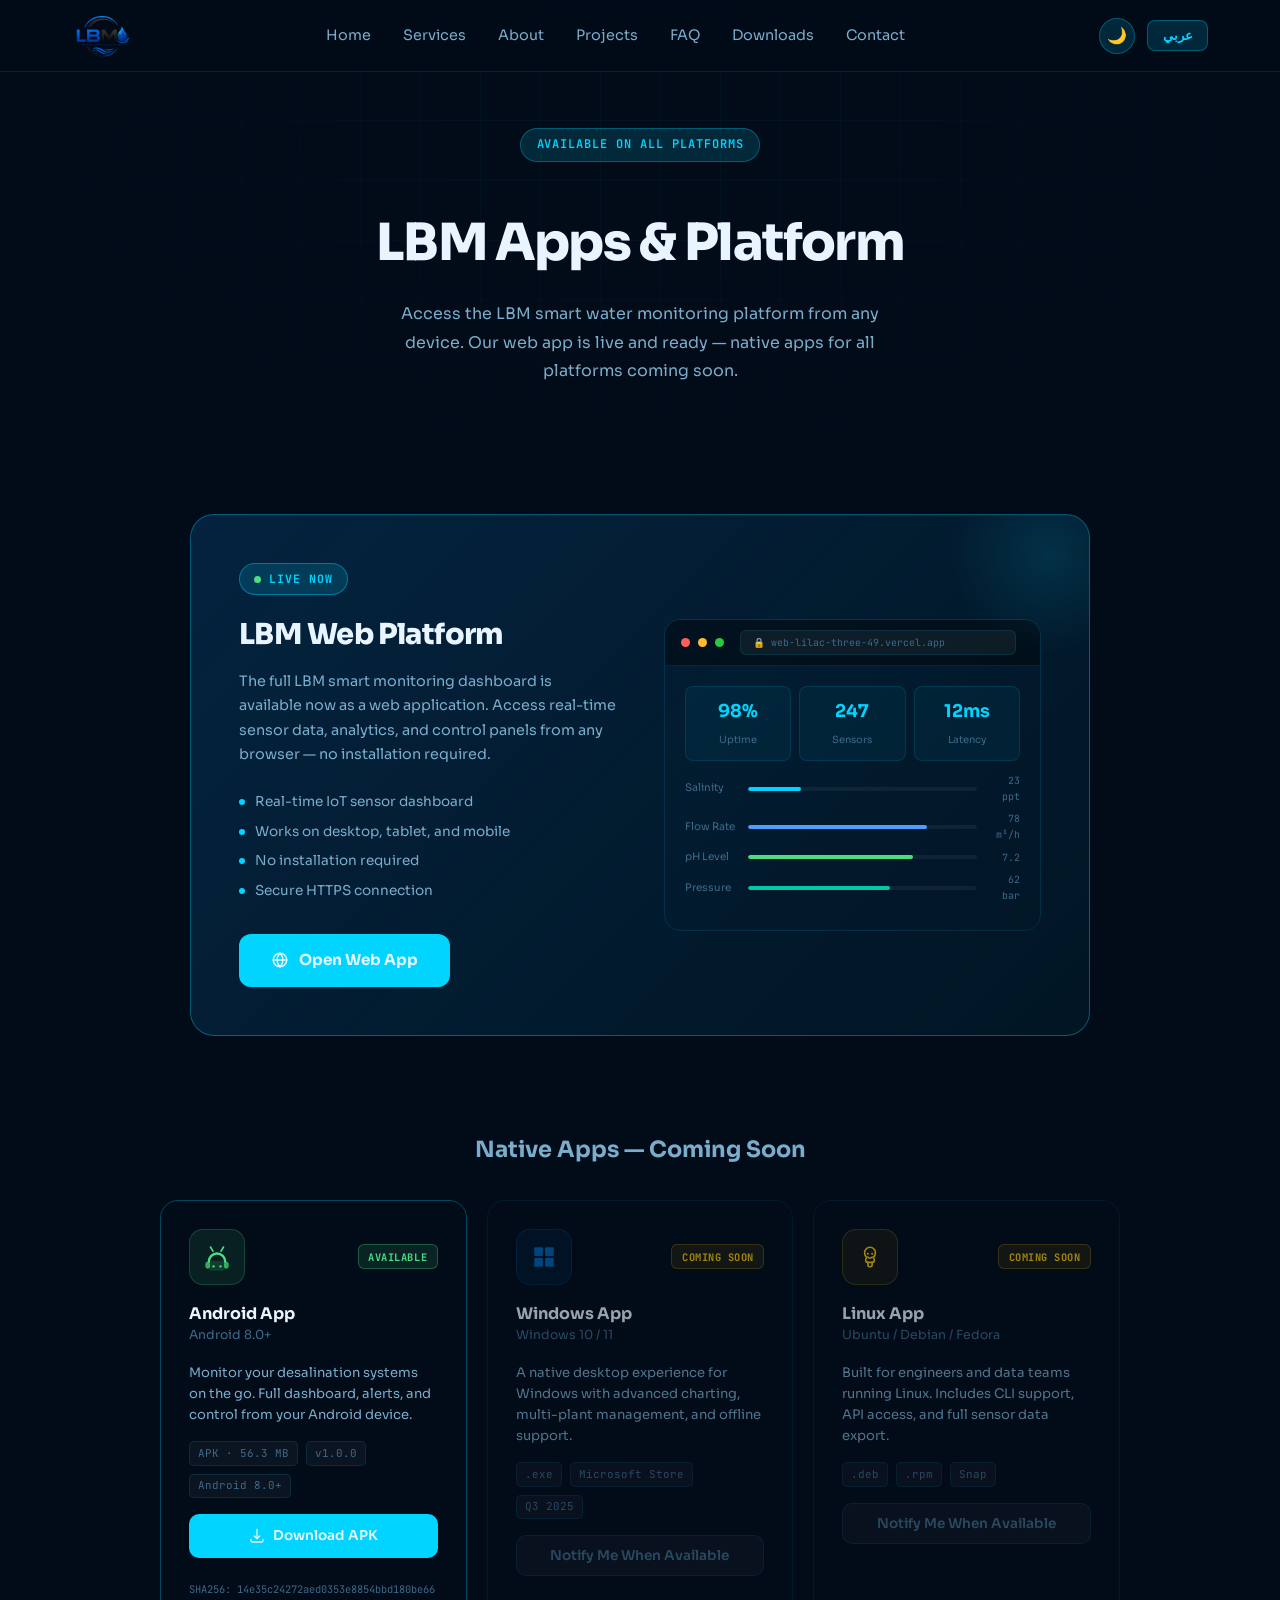
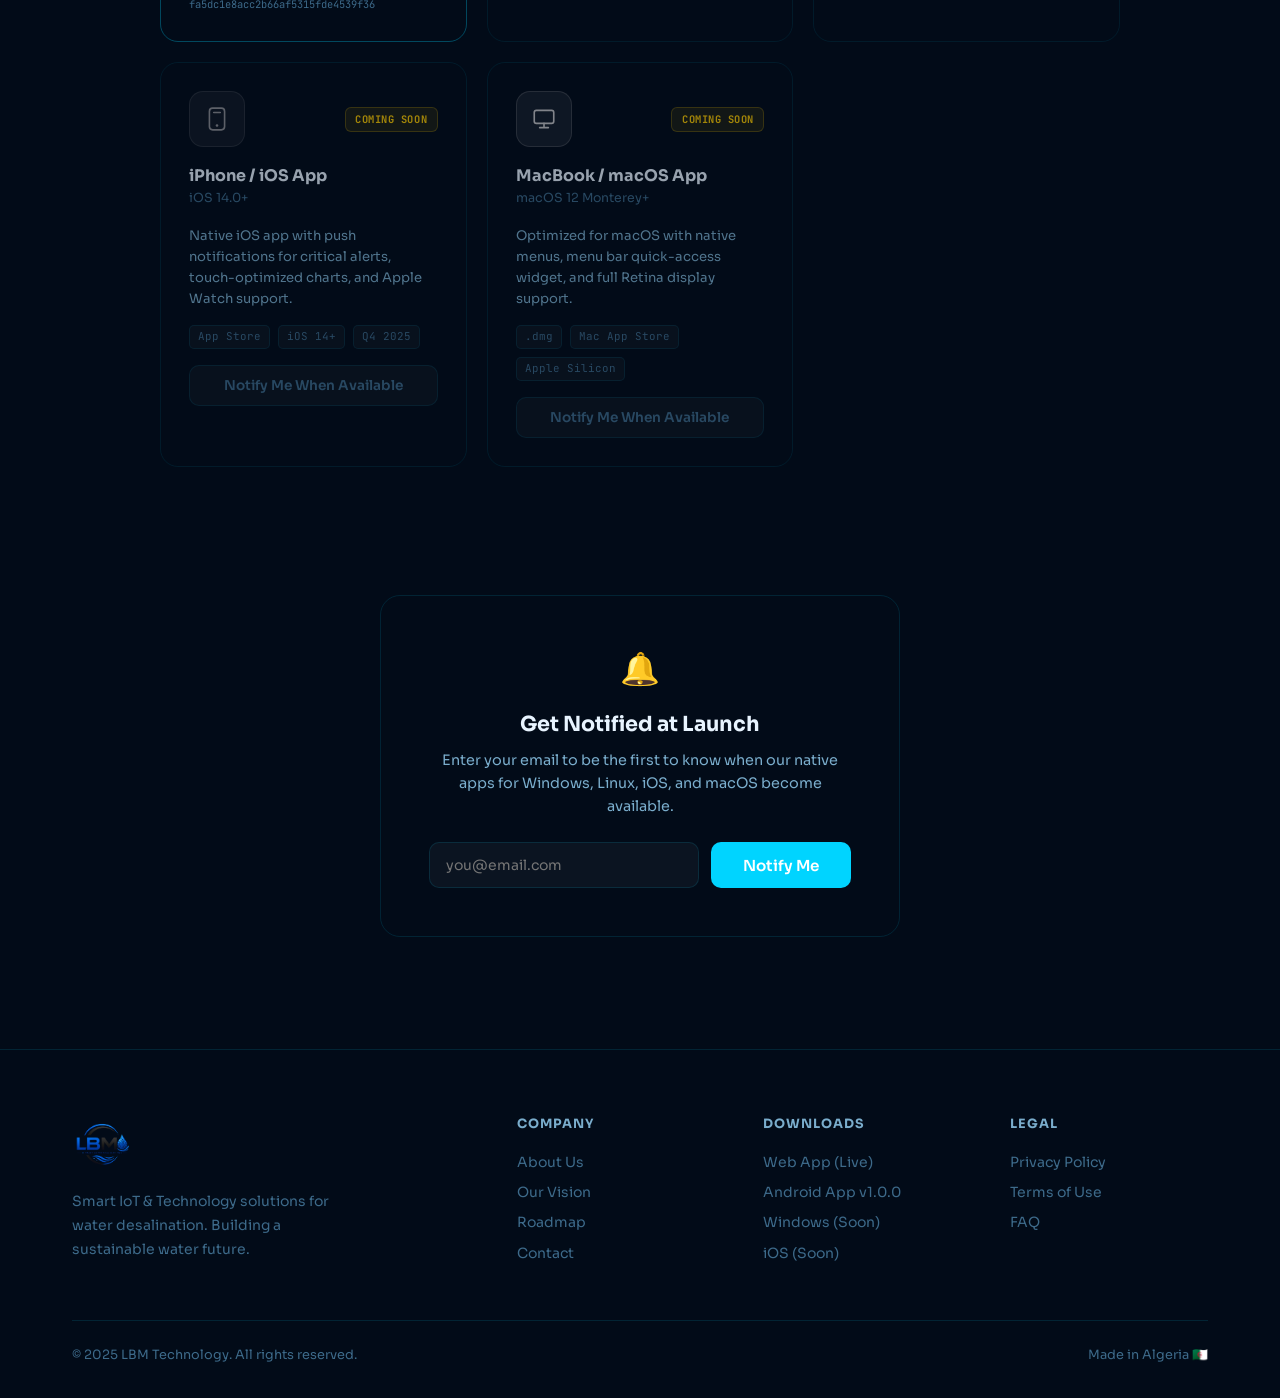
<file: downloads.html>
<!DOCTYPE html>
<html lang="en" dir="ltr">
<head>
  <meta charset="UTF-8">
  <meta name="viewport" content="width=device-width, initial-scale=1.0">
  <meta name="description" content="LBM Smart Water Technology — Download our apps for Web, Android, iOS, Windows, Linux and macOS.">
  <meta name="keywords" content="LBM app download, LBM android, LBM web app, تطبيق LBM">
  <meta name="robots" content="index, follow">
  <meta property="og:title" content="LBM — Downloads & Apps">
  <meta property="og:description" content="LBM Smart Water Technology — Download our apps for Web, Android, iOS, Windows, Linux and macOS.">
  <meta property="og:type" content="website">
  <meta property="og:image" content="https://lbm-tech.netlify.app/logo_lbm.png">
  <meta property="og:image:width" content="1200">
  <meta property="og:image:height" content="630">
  <meta property="og:image:alt" content="LBM Smart Water Desalination Logo">
  <meta property="og:url" content="https://lbm-tech.netlify.app/downloads.html">
  <meta property="og:site_name" content="LBM Technology">
  <meta name="twitter:card" content="summary_large_image">
  <meta name="twitter:title" content="LBM — Downloads & Apps">
  <meta name="twitter:description" content="Download LBM apps for all platforms.">
  <meta name="twitter:image" content="https://lbm-tech.netlify.app/logo_lbm.png">
  <title>LBM — Downloads & Apps</title>
  <link rel="icon" type="image/png" href="logo_lbm.png">
  <link rel="shortcut icon" type="image/png" href="logo_lbm.png">
  <link rel="apple-touch-icon" href="logo_lbm.png">
  <link rel="preconnect" href="https://fonts.googleapis.com">
  <link rel="preconnect" href="https://fonts.gstatic.com" crossorigin>
  <link href="https://fonts.googleapis.com/css2?family=Sora:wght@300;400;600;700;800&family=Noto+Sans+Arabic:wght@300;400;600;700&family=JetBrains+Mono:wght@400;600&display=swap" rel="stylesheet">
  <link rel="stylesheet" href="style.css">
  <style>
    .dl-hero {
      padding: 8rem 2rem 4rem;
      text-align: center;
      position: relative;
      overflow: hidden;
    }
    .dl-hero::before {
      content: '';
      position: absolute; inset: 0;
      background-image: linear-gradient(rgba(0,212,255,0.04) 1px, transparent 1px),
        linear-gradient(90deg, rgba(0,212,255,0.04) 1px, transparent 1px);
      background-size: 60px 60px;
      mask-image: radial-gradient(ellipse at 50% 30%, black 20%, transparent 70%);
    }
    .dl-hero-content { position: relative; z-index: 2; }
    .dl-hero h1 { font-size: clamp(2rem, 4vw, 3.2rem); font-weight: 800; letter-spacing: -0.03em; margin: 1rem 0 1rem; }
    .dl-hero p { color: var(--text-secondary); font-size: 1rem; max-width: 540px; margin: 0 auto 2rem; line-height: 1.8; }

    /* WEB APP FEATURED */
    .webapp-section { padding: 2rem 0 4rem; }
    .webapp-card {
      background: linear-gradient(135deg, rgba(10,92,153,0.3), rgba(0,212,255,0.05));
      border: 1px solid rgba(0,212,255,0.35);
      border-radius: 24px;
      padding: 3rem;
      display: grid;
      grid-template-columns: 1fr 1fr;
      gap: 3rem;
      align-items: center;
      position: relative;
      overflow: hidden;
      max-width: 900px;
      margin: 0 auto;
    }
    .webapp-card::before {
      content: '';
      position: absolute; top: -60px; right: -60px;
      width: 200px; height: 200px;
      background: radial-gradient(circle, rgba(0,212,255,0.12), transparent 70%);
      border-radius: 50%;
    }
    .webapp-badge {
      display: inline-flex; align-items: center; gap: 0.5rem;
      background: rgba(0,212,255,0.15); border: 1px solid rgba(0,212,255,0.4);
      color: var(--cyan); padding: 0.35rem 0.9rem; border-radius: 100px;
      font-size: 0.72rem; font-weight: 700; letter-spacing: 0.08em;
      text-transform: uppercase; font-family: 'JetBrains Mono', monospace;
      margin-bottom: 1rem;
    }
    .live-dot { width: 7px; height: 7px; border-radius: 50%; background: #4ade80; animation: pulse 2s ease infinite; }
    .webapp-card h2 { font-size: 1.8rem; font-weight: 800; margin-bottom: 0.75rem; letter-spacing: -0.02em; }
    .webapp-card p { color: var(--text-secondary); font-size: 0.9rem; line-height: 1.7; margin-bottom: 1.5rem; }
    .webapp-features { display: flex; flex-direction: column; gap: 0.5rem; margin-bottom: 2rem; }
    .webapp-feat { display: flex; align-items: center; gap: 0.6rem; font-size: 0.85rem; color: var(--text-secondary); }
    .webapp-feat-dot { width: 6px; height: 6px; border-radius: 50%; background: var(--cyan); flex-shrink: 0; }
    .webapp-preview {
      background: var(--blue-card); border: 1px solid var(--border);
      border-radius: 16px; overflow: hidden;
    }
    .wp-bar {
      background: rgba(0,0,0,0.4); padding: 0.6rem 1rem;
      display: flex; align-items: center; gap: 0.5rem;
      border-bottom: 1px solid var(--border);
    }
    .wp-dot { width: 9px; height: 9px; border-radius: 50%; }
    .wp-url {
      flex: 1; background: rgba(255,255,255,0.05); border: 1px solid var(--border);
      border-radius: 6px; padding: 0.25rem 0.75rem;
      font-family: 'JetBrains Mono', monospace; font-size: 0.68rem; color: var(--text-muted);
      display: flex; align-items: center; gap: 0.4rem; margin: 0 0.5rem;
    }
    .lock-icon { color: #4ade80; font-size: 0.6rem; }
    .wp-body { padding: 1.25rem; }
    .wp-stat-row { display: grid; grid-template-columns: repeat(3,1fr); gap: 0.5rem; margin-bottom: 0.75rem; }
    .wp-stat { background: rgba(0,212,255,0.05); border: 1px solid var(--border); border-radius: 8px; padding: 0.6rem; text-align: center; }
    .wp-stat-n { font-size: 1.1rem; font-weight: 700; color: var(--cyan); display: block; }
    .wp-stat-l { font-size: 0.62rem; color: var(--text-muted); }
    .wp-bar-row { margin-bottom: 0.4rem; display: flex; gap: 0.5rem; align-items: center; }
    .wp-bar-label { font-size: 0.65rem; color: var(--text-muted); width: 55px; }
    .wp-bar-track { flex: 1; height: 4px; background: rgba(255,255,255,0.05); border-radius: 2px; overflow: hidden; }
    .wp-bar-fill { height: 100%; border-radius: 2px; background: var(--cyan); }
    .wp-bar-val { font-size: 0.62rem; color: var(--text-muted); font-family: 'JetBrains Mono', monospace; width: 35px; text-align: right; }
    .btn-web {
      display: inline-flex; align-items: center; gap: 0.6rem;
      background: var(--cyan); color: var(--blue-dark);
      padding: 0.9rem 2rem; border-radius: 12px;
      font-weight: 700; font-size: 0.95rem; text-decoration: none;
      transition: all 0.25s;
    }
    .btn-web:hover { background: #33deff; transform: translateY(-2px); box-shadow: 0 8px 30px rgba(0,212,255,0.35); }

    /* PLATFORM APPS GRID */
    .apps-section { padding: 2rem 0 5rem; }
    .apps-section h2 { font-size: 1.4rem; font-weight: 700; margin-bottom: 2rem; text-align: center; color: var(--text-secondary); }
    .apps-grid { display: grid; grid-template-columns: repeat(auto-fit, minmax(280px, 1fr)); gap: 1.25rem; max-width: 960px; margin: 0 auto; }

    .app-card {
      background: var(--blue-card); border: 1px solid var(--border);
      border-radius: 18px; padding: 1.75rem;
      display: flex; flex-direction: column; gap: 1rem;
      transition: all 0.3s; position: relative; overflow: hidden;
    }
    .app-card.available {
      border-color: rgba(0,212,255,0.3);
      background: linear-gradient(135deg, rgba(10,92,153,0.15), var(--blue-card));
    }
    .app-card.unavailable { opacity: 0.65; }
    .app-card:hover { transform: translateY(-3px); border-color: var(--border-hover); }
    .app-card.unavailable:hover { transform: none; }

    .app-icon-wrap {
      width: 56px; height: 56px; border-radius: 14px;
      display: flex; align-items: center; justify-content: center;
      border: 1px solid var(--border);
    }
    .app-icon-wrap.web-color { background: rgba(0,212,255,0.12); border-color: rgba(0,212,255,0.3); }
    .app-icon-wrap.android-color { background: rgba(74,222,128,0.1); border-color: rgba(74,222,128,0.2); }
    .app-icon-wrap.windows-color { background: rgba(0,120,212,0.1); border-color: rgba(0,120,212,0.2); }
    .app-icon-wrap.linux-color { background: rgba(250,200,0,0.08); border-color: rgba(250,200,0,0.2); }
    .app-icon-wrap.ios-color { background: rgba(142,142,147,0.1); border-color: rgba(142,142,147,0.2); }
    .app-icon-wrap.mac-color { background: rgba(198,198,200,0.1); border-color: rgba(198,198,200,0.2); }

    .app-header { display: flex; align-items: center; justify-content: space-between; }
    .app-status-badge {
      font-size: 0.65rem; font-weight: 700; letter-spacing: 0.05em;
      padding: 0.2rem 0.6rem; border-radius: 6px; font-family: 'JetBrains Mono', monospace;
    }
    .app-status-badge.live { background: rgba(74,222,128,0.12); color: #4ade80; border: 1px solid rgba(74,222,128,0.3); }
    .app-status-badge.soon { background: rgba(250,200,0,0.1); color: #fac800; border: 1px solid rgba(250,200,0,0.25); }

    .app-name { font-size: 1rem; font-weight: 700; margin: 0; }
    .app-sub { font-size: 0.78rem; color: var(--text-muted); margin: 0; }
    .app-desc { color: var(--text-secondary); font-size: 0.82rem; line-height: 1.6; }

    .app-meta { display: flex; gap: 0.5rem; flex-wrap: wrap; }
    .app-tag {
      font-size: 0.68rem; font-family: 'JetBrains Mono', monospace;
      color: var(--text-muted); background: rgba(255,255,255,0.04);
      border: 1px solid var(--border); padding: 0.15rem 0.5rem; border-radius: 5px;
    }

    .app-btn {
      display: flex; align-items: center; justify-content: center; gap: 0.5rem;
      padding: 0.7rem 1.25rem; border-radius: 10px; font-weight: 600;
      font-size: 0.85rem; font-family: inherit; cursor: pointer;
      text-decoration: none; transition: all 0.2s; border: none;
      width: 100%; text-align: center;
    }
    .app-btn.primary {
      background: var(--cyan); color: var(--blue-dark);
    }
    .app-btn.primary:hover { background: #33deff; box-shadow: 0 4px 20px rgba(0,212,255,0.3); }
    .app-btn.disabled {
      background: rgba(255,255,255,0.04); color: var(--text-muted);
      border: 1px solid var(--border); cursor: not-allowed;
    }

    .coming-soon-overlay {
      position: absolute; inset: 0; display: flex; flex-direction: column;
      align-items: center; justify-content: flex-end; padding-bottom: 1.75rem;
      pointer-events: none;
    }
    .coming-banner {
      background: rgba(250,200,0,0.08); border: 1px solid rgba(250,200,0,0.2);
      color: #fac800; font-size: 0.72rem; font-weight: 700;
      padding: 0.3rem 0.9rem; border-radius: 8px; letter-spacing: 0.06em;
      font-family: 'JetBrains Mono', monospace;
    }

    /* MOBILE PREVIEW */
    .phone-frame {
      width: 64px; height: 110px; border: 2px solid rgba(0,212,255,0.3);
      border-radius: 12px; background: var(--blue-dark);
      display: flex; flex-direction: column; overflow: hidden;
    }
    .phone-notch {
      width: 20px; height: 4px; background: rgba(0,212,255,0.3);
      border-radius: 0 0 4px 4px; margin: 4px auto 0;
    }
    .phone-screen {
      flex: 1; padding: 4px; display: flex; flex-direction: column; gap: 2px;
    }
    .ps-bar { height: 3px; background: rgba(0,212,255,0.15); border-radius: 2px; }
    .ps-bar.active { background: rgba(0,212,255,0.5); }
    .ps-dot-row { display: flex; gap: 2px; margin-top: 2px; }
    .ps-dot { width: 4px; height: 4px; border-radius: 50%; background: rgba(0,212,255,0.3); }

    /* NOTIFY SECTION */
    .notify-section {
      text-align: center; padding: 3rem 2rem 5rem;
    }
    .notify-box {
      background: var(--blue-card); border: 1px solid var(--border);
      border-radius: 20px; padding: 3rem; max-width: 520px; margin: 0 auto;
    }
    .notify-box h3 { font-size: 1.3rem; font-weight: 700; margin-bottom: 0.5rem; }
    .notify-box p { color: var(--text-secondary); font-size: 0.9rem; margin-bottom: 1.5rem; }
    .notify-form { display: flex; gap: 0.75rem; }
    .notify-form input {
      flex: 1; background: rgba(255,255,255,0.04); border: 1px solid var(--border);
      border-radius: 10px; padding: 0.75rem 1rem; color: var(--text-primary);
      font-family: inherit; font-size: 0.875rem; outline: none;
    }
    .notify-form input:focus { border-color: var(--cyan); }
    #notifySuccess { margin-top: 1rem; color: #4ade80; font-size: 0.85rem; display: none; }

    @media (max-width: 700px) {
      .webapp-card { grid-template-columns: 1fr; }
      .notify-form { flex-direction: column; }
    }
  </style>
</head>
<body>

<!-- NAVBAR -->
<nav class="navbar" id="navbar">
  <div class="nav-container">
    <a href="index.html" class="nav-logo">
      <img src="logo_lbm.png" alt="LBM Logo" class="nav-logo-img">
    </a>
    <div class="nav-links" id="navLinks">
      <a href="index.html" data-en="Home" data-ar="الرئيسية">Home</a>
      <a href="index.html#services" data-en="Services" data-ar="خدماتنا">Services</a>
      <a href="index.html#about" data-en="About" data-ar="عنّا">About</a>
      <a href="index.html#projects" data-en="Projects" data-ar="مشاريعنا">Projects</a>
      <a href="index.html#faq" data-en="FAQ" data-ar="الأسئلة الشائعة">FAQ</a>
      <a href="downloads.html" style="color:var(--cyan)" data-en="Downloads" data-ar="التطبيقات">Downloads</a>
      <a href="index.html#contact" data-en="Contact" data-ar="تواصل معنا">Contact</a>
    </div>
    <div class="nav-actions">
      <button class="theme-toggle" id="themeToggle" onclick="toggleTheme()" title="Toggle theme" aria-label="Toggle light/dark mode">🌙</button>
      <button class="lang-toggle" id="langToggle" onclick="toggleLang()">عربي</button>
      <button class="menu-btn" id="menuBtn" onclick="toggleMenu()">
        <span></span><span></span><span></span>
      </button>
    </div>
  </div>
</nav>

<!-- HERO -->
<div class="dl-hero">
  <div class="dl-hero-content">
    <div class="hero-badge" data-en="Available on All Platforms" data-ar="متاح على جميع المنصات">Available on All Platforms</div>
    <h1 data-en="LBM Apps &amp; Platform" data-ar="تطبيقات ومنصة LBM">LBM Apps &amp; Platform</h1>
    <p data-en="Access the LBM smart water monitoring platform from any device. Our web app is live and ready — native apps for all platforms coming soon." data-ar="تصفح منصة LBM الذكية لمراقبة المياه من أي جهاز. تطبيقنا على الويب جاهز الآن — التطبيقات الأصلية لجميع المنصات قادمة قريباً.">Access the LBM smart water monitoring platform from any device. Our web app is live and ready — native apps for all platforms coming soon.</p>
  </div>
</div>

<!-- WEB APP FEATURED -->
<section class="webapp-section">
  <div class="container">
    <div class="webapp-card">
      <div>
        <div class="webapp-badge">
          <span class="live-dot"></span>
          <span data-en="LIVE NOW" data-ar="متاح الآن">LIVE NOW</span>
        </div>
        <h2 data-en="LBM Web Platform" data-ar="منصة LBM على الويب">LBM Web Platform</h2>
        <p data-en="The full LBM smart monitoring dashboard is available now as a web application. Access real-time sensor data, analytics, and control panels from any browser — no installation required." data-ar="لوحة مراقبة LBM الذكية الكاملة متاحة الآن كتطبيق ويب. تصفح بيانات الاستشعار الفورية والتحليلات ولوحات التحكم من أي متصفح — دون تثبيت.">The full LBM smart monitoring dashboard is available now as a web application. Access real-time sensor data, analytics, and control panels from any browser — no installation required.</p>
        <div class="webapp-features">
          <div class="webapp-feat"><span class="webapp-feat-dot"></span><span data-en="Real-time IoT sensor dashboard" data-ar="لوحة استشعار IoT فورية">Real-time IoT sensor dashboard</span></div>
          <div class="webapp-feat"><span class="webapp-feat-dot"></span><span data-en="Works on desktop, tablet, and mobile" data-ar="يعمل على الحاسوب والتابلت والهاتف">Works on desktop, tablet, and mobile</span></div>
          <div class="webapp-feat"><span class="webapp-feat-dot"></span><span data-en="No installation required" data-ar="لا يحتاج تثبيتاً">No installation required</span></div>
          <div class="webapp-feat"><span class="webapp-feat-dot"></span><span data-en="Secure HTTPS connection" data-ar="اتصال HTTPS آمن">Secure HTTPS connection</span></div>
        </div>
        <a href="https://web-lilac-three-49.vercel.app" target="_blank" rel="noopener" class="btn-web">
          <svg width="18" height="18" viewBox="0 0 24 24" fill="none"><circle cx="12" cy="12" r="9" stroke="currentColor" stroke-width="2"/><path d="M12 3C12 3 8 7 8 12C8 17 12 21 12 21M12 3C12 3 16 7 16 12C16 17 12 21 12 21M3 12H21" stroke="currentColor" stroke-width="2" stroke-linecap="round"/></svg>
          <span data-en="Open Web App" data-ar="افتح تطبيق الويب">Open Web App</span>
        </a>
      </div>
      <div class="webapp-preview">
        <div class="wp-bar">
          <span class="wp-dot" style="background:#ff5f57"></span>
          <span class="wp-dot" style="background:#febc2e"></span>
          <span class="wp-dot" style="background:#28c840"></span>
          <div class="wp-url">
            <span class="lock-icon">🔒</span>
            <span style="font-size:0.62rem">web-lilac-three-49.vercel.app</span>
          </div>
        </div>
        <div class="wp-body">
          <div class="wp-stat-row">
            <div class="wp-stat"><span class="wp-stat-n">98%</span><span class="wp-stat-l">Uptime</span></div>
            <div class="wp-stat"><span class="wp-stat-n">247</span><span class="wp-stat-l">Sensors</span></div>
            <div class="wp-stat"><span class="wp-stat-n">12ms</span><span class="wp-stat-l">Latency</span></div>
          </div>
          <div class="wp-bar-row">
            <span class="wp-bar-label">Salinity</span>
            <div class="wp-bar-track"><div class="wp-bar-fill" style="width:23%"></div></div>
            <span class="wp-bar-val">23 ppt</span>
          </div>
          <div class="wp-bar-row">
            <span class="wp-bar-label">Flow Rate</span>
            <div class="wp-bar-track"><div class="wp-bar-fill" style="width:78%;background:#4d9fff"></div></div>
            <span class="wp-bar-val">78 m³/h</span>
          </div>
          <div class="wp-bar-row">
            <span class="wp-bar-label">pH Level</span>
            <div class="wp-bar-track"><div class="wp-bar-fill" style="width:72%;background:#4ade80"></div></div>
            <span class="wp-bar-val">7.2</span>
          </div>
          <div class="wp-bar-row">
            <span class="wp-bar-label">Pressure</span>
            <div class="wp-bar-track"><div class="wp-bar-fill" style="width:62%;background:#00c9a7"></div></div>
            <span class="wp-bar-val">62 bar</span>
          </div>
        </div>
      </div>
    </div>
  </div>
</section>

<!-- PLATFORM APPS -->
<section class="apps-section">
  <div class="container">
    <h2 data-en="Native Apps — Coming Soon" data-ar="التطبيقات الأصلية — قريباً">Native Apps — Coming Soon</h2>
    <div class="apps-grid">

      <!-- ANDROID - AVAILABLE -->
      <div class="app-card available">
        <div class="app-header">
          <div class="app-icon-wrap android-color">
            <svg width="28" height="28" viewBox="0 0 24 24" fill="none">
              <path d="M5 16a7 7 0 0 1 14 0" stroke="#4ade80" stroke-width="2" stroke-linecap="round"/>
              <rect x="2" y="16" width="4" height="6" rx="2" fill="#4ade80" opacity="0.7"/>
              <rect x="18" y="16" width="4" height="6" rx="2" fill="#4ade80" opacity="0.7"/>
              <rect x="5" y="16" width="14" height="7" rx="3" fill="#4ade80" opacity="0.15" stroke="#4ade80" stroke-width="1.5"/>
              <circle cx="9" cy="20" r="1" fill="#4ade80"/>
              <circle cx="15" cy="20" r="1" fill="#4ade80"/>
              <path d="M8.5 7L6.5 3.5M15.5 7L17.5 3.5" stroke="#4ade80" stroke-width="1.5" stroke-linecap="round"/>
            </svg>
          </div>
          <span class="app-status-badge live" data-en="AVAILABLE" data-ar="متاح">AVAILABLE</span>
        </div>
        <div>
          <p class="app-name" data-en="Android App" data-ar="تطبيق أندرويد">Android App</p>
          <p class="app-sub">Android 8.0+</p>
        </div>
        <p class="app-desc" data-en="Monitor your desalination systems on the go. Full dashboard, alerts, and control from your Android device." data-ar="راقب أنظمة التحلية أينما كنت. لوحة تحكم كاملة وتنبيهات وتحكم من جهاز أندرويد.">Monitor your desalination systems on the go. Full dashboard, alerts, and control from your Android device.</p>
        <div class="app-meta">
          <span class="app-tag">APK · 56.3 MB</span>
          <span class="app-tag">v1.0.0</span>
          <span class="app-tag">Android 8.0+</span>
        </div>
        <a href="https://github.com/lbmtech000/lbm-releases/releases/download/v1.0.0/app-release.apk"
           class="app-btn primary" download>
          <svg width="16" height="16" viewBox="0 0 24 24" fill="none"><path d="M12 2L12 16M12 16L8 12M12 16L16 12" stroke="currentColor" stroke-width="2" stroke-linecap="round" stroke-linejoin="round"/><path d="M3 17V19C3 20.1046 3.89543 21 5 21H19C20.1046 21 21 20.1046 21 19V17" stroke="currentColor" stroke-width="2" stroke-linecap="round"/></svg>
          <span data-en="Download APK" data-ar="تنزيل APK">Download APK</span>
        </a>
        <p style="font-size:0.65rem;color:var(--text-muted);margin-top:0.5rem;font-family:'JetBrains Mono',monospace;word-break:break-all;line-height:1.5">
          SHA256: 14e35c24272aed0353e8854bbd180be66fa5dc1e8acc2b66af5315fde4539f36
        </p>
      </div>

      <!-- WINDOWS - UNAVAILABLE -->
      <div class="app-card unavailable">
        <div class="app-header">
          <div class="app-icon-wrap windows-color">
            <svg width="26" height="26" viewBox="0 0 24 24" fill="none">
              <rect x="3" y="3" width="8" height="8" rx="1" fill="#0078d4" opacity="0.8"/>
              <rect x="13" y="3" width="8" height="8" rx="1" fill="#0078d4" opacity="0.8"/>
              <rect x="3" y="13" width="8" height="8" rx="1" fill="#0078d4" opacity="0.8"/>
              <rect x="13" y="13" width="8" height="8" rx="1" fill="#0078d4" opacity="0.8"/>
            </svg>
          </div>
          <span class="app-status-badge soon" data-en="COMING SOON" data-ar="قريباً">COMING SOON</span>
        </div>
        <div>
          <p class="app-name" data-en="Windows App" data-ar="تطبيق ويندوز">Windows App</p>
          <p class="app-sub">Windows 10 / 11</p>
        </div>
        <p class="app-desc" data-en="A native desktop experience for Windows with advanced charting, multi-plant management, and offline support." data-ar="تجربة سطح مكتب أصلية لويندوز مع رسوم بيانية متقدمة وإدارة متعددة المحطات ودعم دون اتصال.">A native desktop experience for Windows with advanced charting, multi-plant management, and offline support.</p>
        <div class="app-meta">
          <span class="app-tag">.exe</span>
          <span class="app-tag">Microsoft Store</span>
          <span class="app-tag">Q3 2025</span>
        </div>
        <button class="app-btn disabled" onclick="notifyMe('Windows')" data-en="Notify Me When Available" data-ar="أعلمني عند الإتاحة">Notify Me When Available</button>
      </div>

      <!-- LINUX - UNAVAILABLE -->
      <div class="app-card unavailable">
        <div class="app-header">
          <div class="app-icon-wrap linux-color">
            <svg width="26" height="26" viewBox="0 0 24 24" fill="none">
              <path d="M12 3C9 3 7 5.5 7 8C7 10 8 11.5 9 12.5C8.5 13 8 14 8 15C8 16.5 9 17 10 17H14C15 17 16 16.5 16 15C16 14 15.5 13 15 12.5C16 11.5 17 10 17 8C17 5.5 15 3 12 3Z" stroke="#fac800" stroke-width="1.5" fill="none"/>
              <path d="M10 17V19C10 20 10.5 21 11.5 21H12.5C13.5 21 14 20 14 19V17" stroke="#fac800" stroke-width="1.5" stroke-linecap="round"/>
              <circle cx="10" cy="9" r="1" fill="#fac800"/>
              <circle cx="14" cy="9" r="1" fill="#fac800"/>
              <path d="M10 12C10 12 11 13 12 13C13 13 14 12 14 12" stroke="#fac800" stroke-width="1.5" stroke-linecap="round"/>
            </svg>
          </div>
          <span class="app-status-badge soon" data-en="COMING SOON" data-ar="قريباً">COMING SOON</span>
        </div>
        <div>
          <p class="app-name" data-en="Linux App" data-ar="تطبيق لينكس">Linux App</p>
          <p class="app-sub">Ubuntu / Debian / Fedora</p>
        </div>
        <p class="app-desc" data-en="Built for engineers and data teams running Linux. Includes CLI support, API access, and full sensor data export." data-ar="مصمم للمهندسين وفرق البيانات على لينكس. يشمل دعم CLI وصول API وتصدير بيانات الاستشعار الكاملة.">Built for engineers and data teams running Linux. Includes CLI support, API access, and full sensor data export.</p>
        <div class="app-meta">
          <span class="app-tag">.deb</span>
          <span class="app-tag">.rpm</span>
          <span class="app-tag">Snap</span>
        </div>
        <button class="app-btn disabled" onclick="notifyMe('Linux')" data-en="Notify Me When Available" data-ar="أعلمني عند الإتاحة">Notify Me When Available</button>
      </div>

      <!-- iOS - UNAVAILABLE -->
      <div class="app-card unavailable">
        <div class="app-header">
          <div class="app-icon-wrap ios-color">
            <svg width="26" height="26" viewBox="0 0 24 24" fill="none">
              <rect x="5" y="2" width="14" height="20" rx="3" stroke="#8e8e93" stroke-width="1.5"/>
              <path d="M9 6H15" stroke="#8e8e93" stroke-width="1.5" stroke-linecap="round"/>
              <circle cx="12" cy="18" r="1.2" fill="#8e8e93"/>
            </svg>
          </div>
          <span class="app-status-badge soon" data-en="COMING SOON" data-ar="قريباً">COMING SOON</span>
        </div>
        <div>
          <p class="app-name" data-en="iPhone / iOS App" data-ar="تطبيق iPhone / iOS">iPhone / iOS App</p>
          <p class="app-sub">iOS 14.0+</p>
        </div>
        <p class="app-desc" data-en="Native iOS app with push notifications for critical alerts, touch-optimized charts, and Apple Watch support." data-ar="تطبيق iOS أصلي مع إشعارات فورية للتنبيهات الحرجة ورسوم بيانية محسّنة للمس ودعم Apple Watch.">Native iOS app with push notifications for critical alerts, touch-optimized charts, and Apple Watch support.</p>
        <div class="app-meta">
          <span class="app-tag">App Store</span>
          <span class="app-tag">iOS 14+</span>
          <span class="app-tag">Q4 2025</span>
        </div>
        <button class="app-btn disabled" onclick="notifyMe('iOS')" data-en="Notify Me When Available" data-ar="أعلمني عند الإتاحة">Notify Me When Available</button>
      </div>

      <!-- macOS - UNAVAILABLE -->
      <div class="app-card unavailable">
        <div class="app-header">
          <div class="app-icon-wrap mac-color">
            <svg width="26" height="26" viewBox="0 0 24 24" fill="none">
              <rect x="3" y="4" width="18" height="12" rx="2" stroke="#c6c6c8" stroke-width="1.5"/>
              <path d="M8 20H16M12 16V20" stroke="#c6c6c8" stroke-width="1.5" stroke-linecap="round"/>
            </svg>
          </div>
          <span class="app-status-badge soon" data-en="COMING SOON" data-ar="قريباً">COMING SOON</span>
        </div>
        <div>
          <p class="app-name" data-en="MacBook / macOS App" data-ar="تطبيق MacBook / macOS">MacBook / macOS App</p>
          <p class="app-sub">macOS 12 Monterey+</p>
        </div>
        <p class="app-desc" data-en="Optimized for macOS with native menus, menu bar quick-access widget, and full Retina display support." data-ar="محسّن لنظام macOS مع قوائم أصلية وأداة الوصول السريع بشريط القائمة ودعم كامل لشاشة Retina.">Optimized for macOS with native menus, menu bar quick-access widget, and full Retina display support.</p>
        <div class="app-meta">
          <span class="app-tag">.dmg</span>
          <span class="app-tag">Mac App Store</span>
          <span class="app-tag">Apple Silicon</span>
        </div>
        <button class="app-btn disabled" onclick="notifyMe('macOS')" data-en="Notify Me When Available" data-ar="أعلمني عند الإتاحة">Notify Me When Available</button>
      </div>

    </div>
  </div>
</section>

<!-- NOTIFY ME SECTION -->
<section class="notify-section">
  <div class="notify-box">
    <div style="font-size:2rem;margin-bottom:0.75rem">🔔</div>
    <h3 data-en="Get Notified at Launch" data-ar="احصل على إشعار عند الإطلاق">Get Notified at Launch</h3>
    <p data-en="Enter your email to be the first to know when our native apps for Windows, Linux, iOS, and macOS become available." data-ar="أدخل بريدك الإلكتروني لتكون أول من يعلم عند إطلاق تطبيقاتنا الأصلية لويندوز ولينكس و iOS و macOS.">Enter your email to be the first to know when our native apps for Windows, Linux, iOS, and macOS become available.</p>
    <div class="notify-form">
      <input type="email" id="notifyEmail" placeholder="you@email.com" data-ph-en="you@email.com" data-ph-ar="بريدك@الإلكتروني.com">
      <button class="btn btn-primary" onclick="subscribeNotify()" data-en="Notify Me" data-ar="أعلمني">Notify Me</button>
    </div>
    <div id="notifySuccess" data-en="✓ You're on the list! We'll notify you at launch." data-ar="✓ تم تسجيلك! سنخبرك عند الإطلاق.">✓ You're on the list! We'll notify you at launch.</div>
  </div>
</section>

<!-- FOOTER -->
<footer class="footer">
  <div class="container">
    <div class="footer-grid">
      <div class="footer-brand">
        <a href="index.html" class="nav-logo" style="margin-bottom:1rem;display:flex">
          <img src="logo_lbm.png" alt="LBM Logo" class="nav-logo-img">
        </a>
        <p data-en="Smart IoT & Technology solutions for water desalination. Building a sustainable water future." data-ar="حلول إنترنت الأشياء والتكنولوجيا الذكية لتحلية المياه.">Smart IoT & Technology solutions for water desalination. Building a sustainable water future.</p>
      </div>
      <div class="footer-links">
        <h4 data-en="Company" data-ar="الشركة">Company</h4>
        <a href="index.html#about"   data-en="About Us"    data-ar="عنّا">About Us</a>
        <a href="index.html#vision"  data-en="Our Vision"  data-ar="رؤيتنا">Our Vision</a>
        <a href="index.html#roadmap" data-en="Roadmap"     data-ar="خارطة الطريق">Roadmap</a>
        <a href="index.html#contact" data-en="Contact"     data-ar="تواصل معنا">Contact</a>
      </div>
      <div class="footer-links">
        <h4 data-en="Downloads" data-ar="التطبيقات">Downloads</h4>
        <a href="https://web-lilac-three-49.vercel.app" target="_blank" data-en="Web App (Live)" data-ar="تطبيق الويب (متاح)">Web App (Live)</a>
        <a href="https://github.com/lbmtech000/lbm-releases/releases/download/v1.0.0/app-release.apk" data-en="Android App v1.0.0" data-ar="تطبيق أندرويد v1.0.0">Android App v1.0.0</a>
        <a href="#" data-en="Windows (Soon)" data-ar="ويندوز (قريباً)">Windows (Soon)</a>
        <a href="#" data-en="iOS (Soon)" data-ar="iOS (قريباً)">iOS (Soon)</a>
      </div>
      <div class="footer-links">
        <h4 data-en="Legal" data-ar="القانونية">Legal</h4>
        <a href="index.html#faq" data-en="Privacy Policy" data-ar="سياسة الخصوصية">Privacy Policy</a>
        <a href="index.html#faq" data-en="Terms of Use"   data-ar="شروط الاستخدام">Terms of Use</a>
        <a href="index.html#faq" data-en="FAQ"            data-ar="الأسئلة الشائعة">FAQ</a>
      </div>
    </div>
    <div class="footer-bottom">
      <span data-en="© 2025 LBM Technology. All rights reserved." data-ar="© 2025 LBM للتكنولوجيا. جميع الحقوق محفوظة.">© 2025 LBM Technology. All rights reserved.</span>
      <span data-en="Made in Algeria 🇩🇿" data-ar="صُنع في الجزائر 🇩🇿">Made in Algeria 🇩🇿</span>
    </div>
  </div>
</footer>

<script src="script.js"></script>
<script>

function notifyMe(platform) {
  document.getElementById('notifyEmail').focus();
  document.querySelector('.notify-box').scrollIntoView({behavior:'smooth'});
}

function subscribeNotify() {
  const email = document.getElementById('notifyEmail').value.trim();
  if (!email || !email.includes('@')) {
    document.getElementById('notifyEmail').style.borderColor = '#ff4757';
    setTimeout(() => document.getElementById('notifyEmail').style.borderColor = '', 2000);
    return;
  }
  const msg = document.getElementById('notifySuccess');
  msg.style.display = 'block';
  msg.textContent = currentLang === 'ar' ? '✓ تم تسجيلك! سنخبرك عند الإطلاق.' : '✓ You\'re on the list! We\'ll notify you at launch.';
  document.getElementById('notifyEmail').value = '';
  setTimeout(() => { msg.style.display = 'none'; }, 5000);
}
</script>
</body>
</html>
</file>
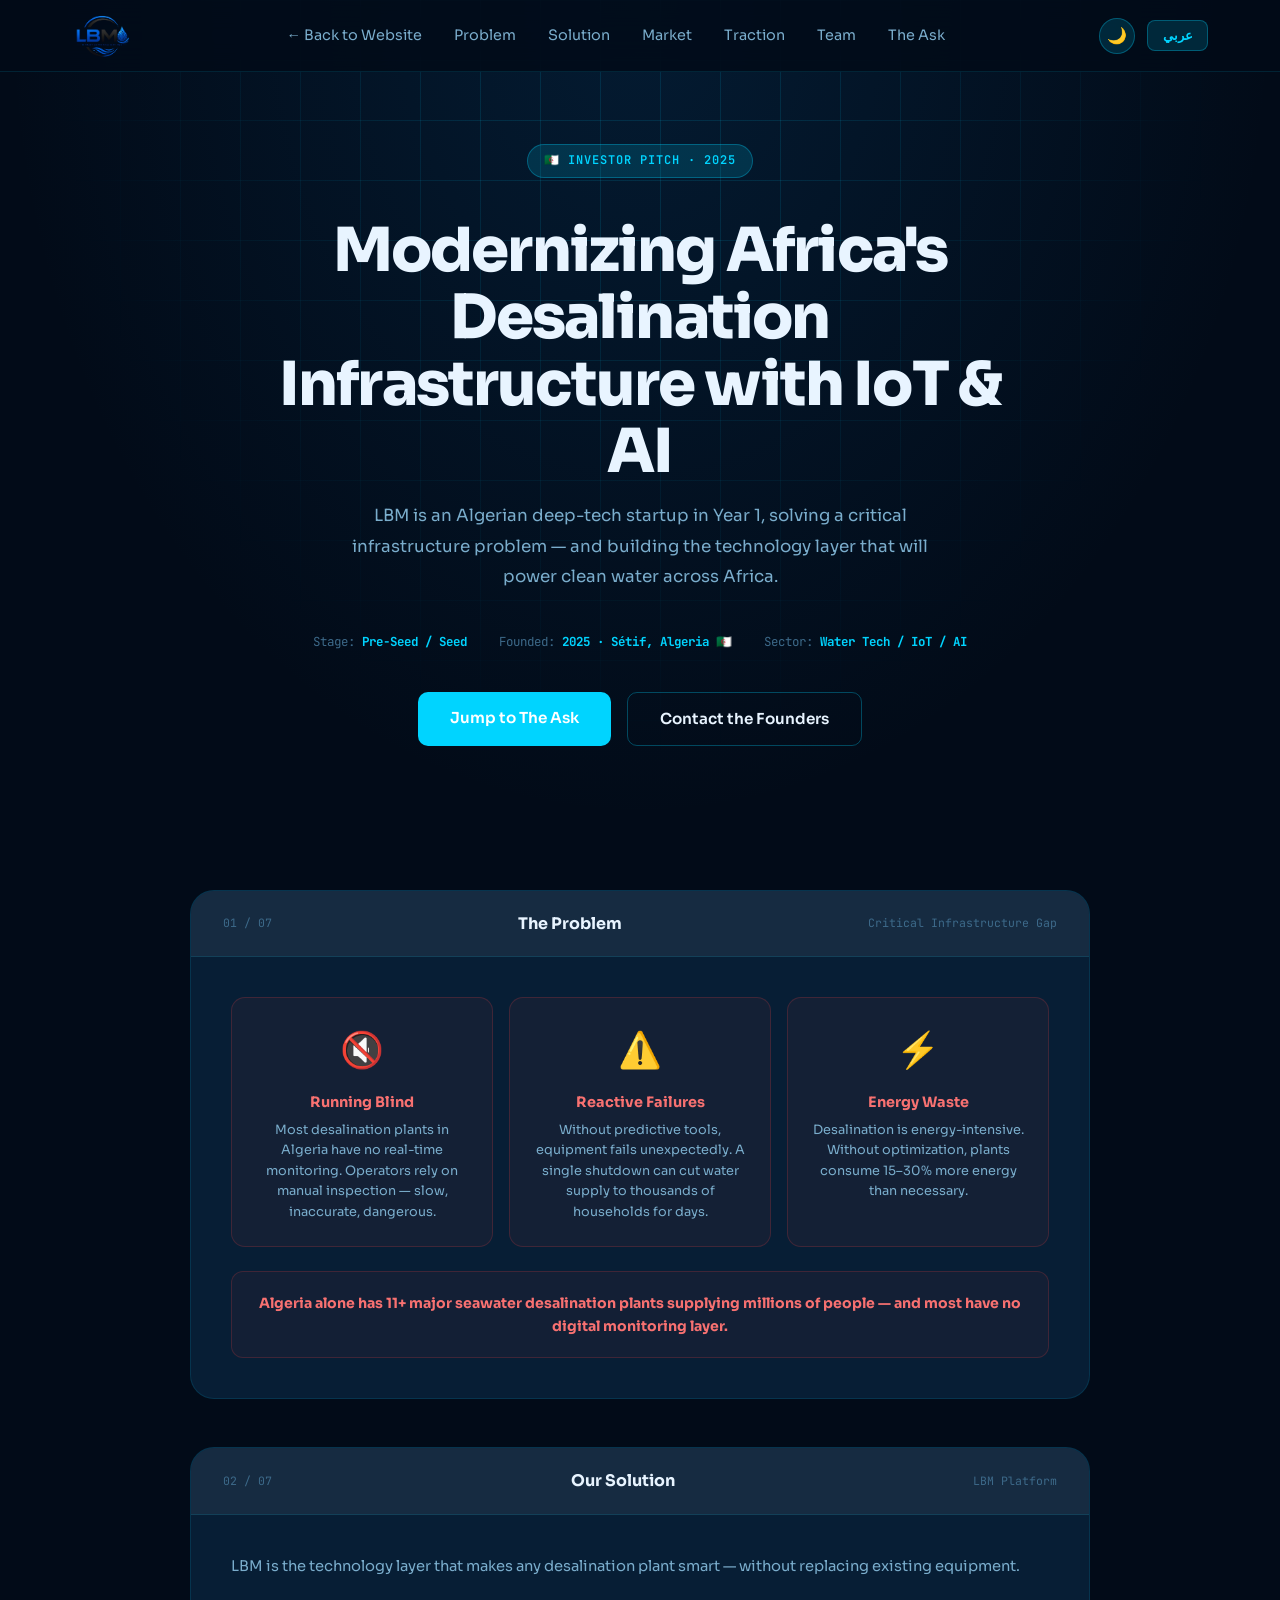
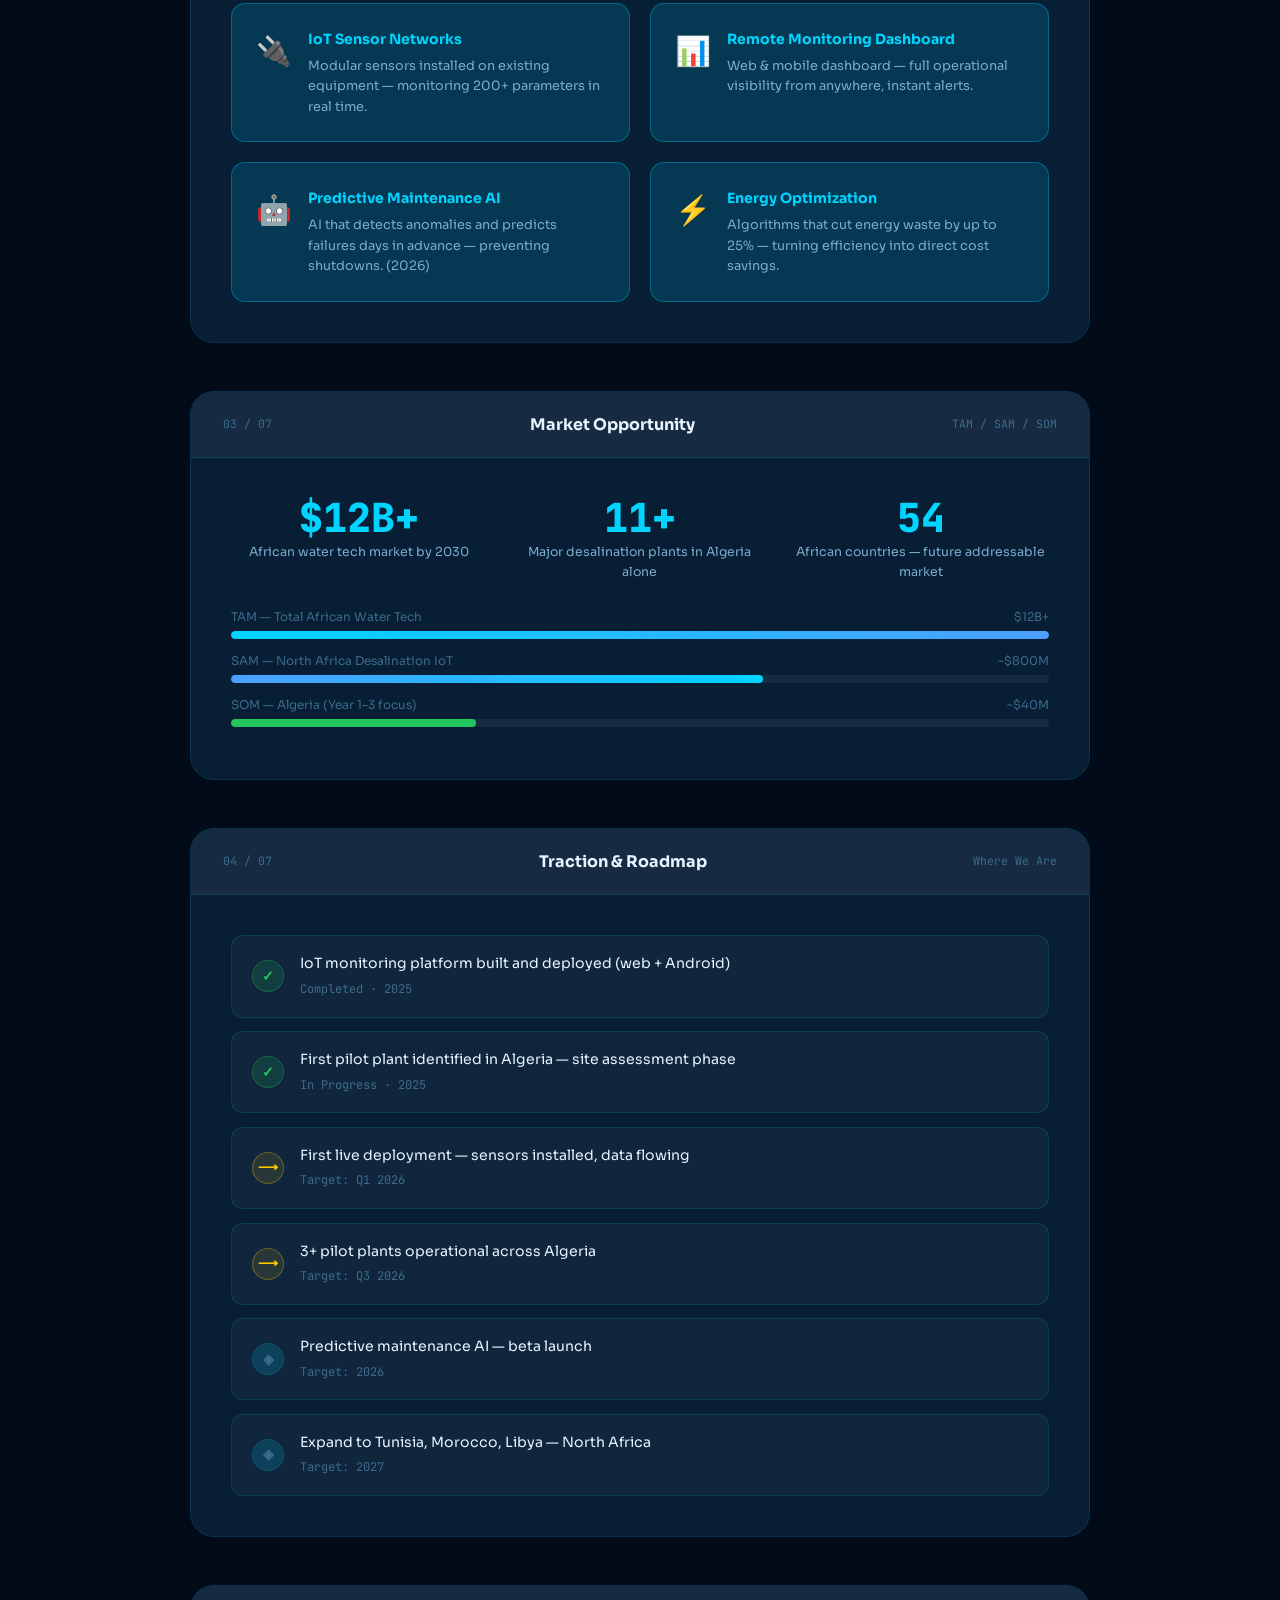
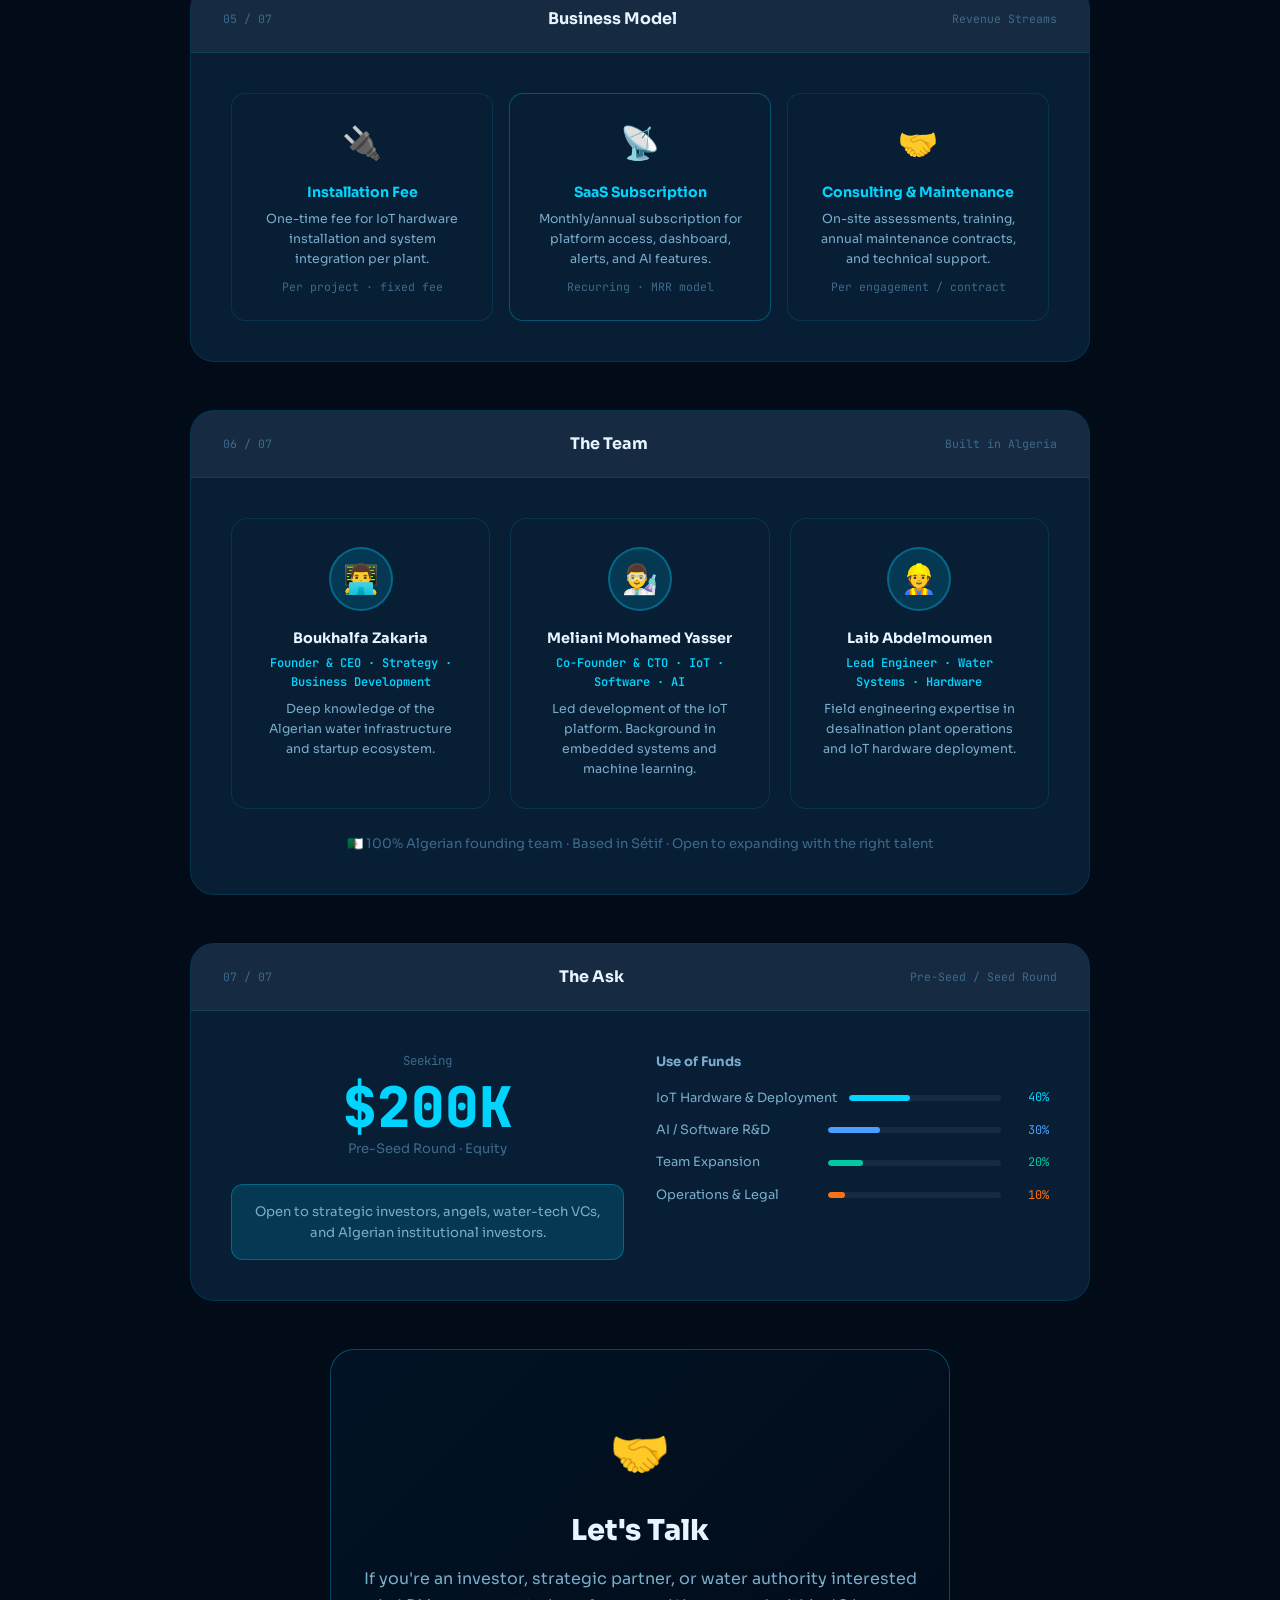
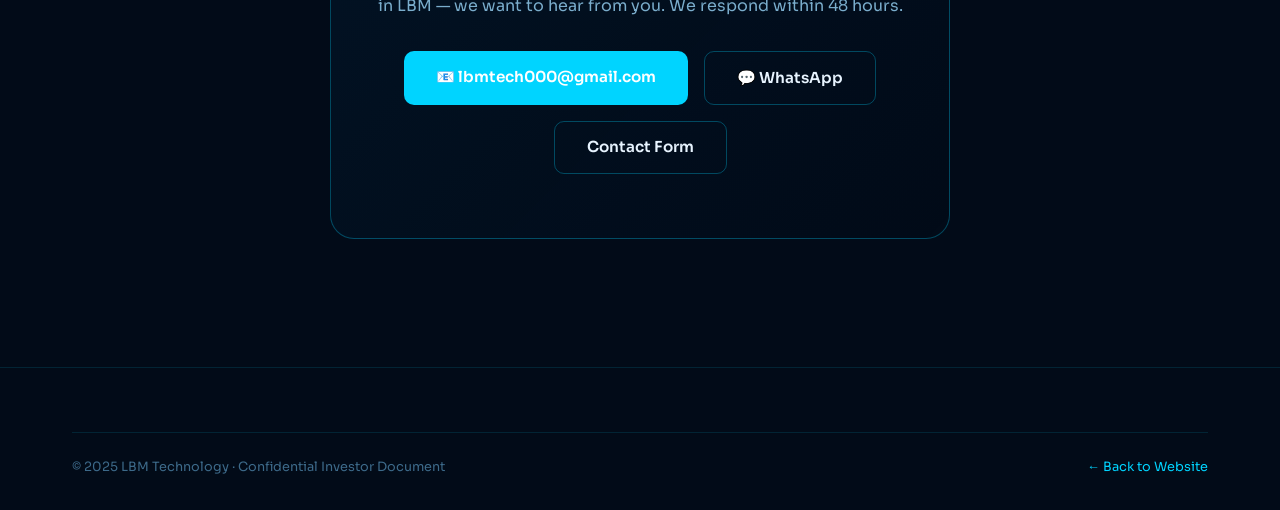
<file: pitch.html>
<!DOCTYPE html>
<html lang="en" dir="ltr">
<head>
  <meta charset="UTF-8">
  <meta name="viewport" content="width=device-width, initial-scale=1.0">
  <meta name="description" content="LBM Investor Pitch — Algerian deep-tech startup modernizing seawater desalination with IoT & AI.">
  <meta name="robots" content="index, follow">
  <meta property="og:title" content="LBM — Investor Pitch Deck">
  <meta property="og:description" content="LBM Investor Pitch — Algerian deep-tech startup modernizing seawater desalination with IoT & AI.">
  <meta property="og:type" content="website">
  <meta property="og:image" content="https://lbm-tech.netlify.app/logo_lbm.png">
  <meta property="og:image:width" content="1200">
  <meta property="og:image:height" content="630">
  <meta property="og:image:alt" content="LBM Smart Water Desalination Logo">
  <meta property="og:url" content="https://lbm-tech.netlify.app/pitch.html">
  <meta property="og:site_name" content="LBM Technology">
  <meta name="twitter:card" content="summary_large_image">
  <meta name="twitter:title" content="LBM — Investor Pitch Deck">
  <meta name="twitter:description" content="LBM Investor Pitch — Algerian deep-tech startup modernizing seawater desalination with IoT & AI.">
  <meta name="twitter:image" content="https://lbm-tech.netlify.app/logo_lbm.png">
  <title>LBM — Investor Pitch Deck</title>
  <link rel="icon" type="image/png" href="logo_lbm.png">
  <link rel="shortcut icon" type="image/png" href="logo_lbm.png">
  <link rel="apple-touch-icon" href="logo_lbm.png">
  <link rel="preconnect" href="https://fonts.googleapis.com">
  <link href="https://fonts.googleapis.com/css2?family=Sora:wght@300;400;600;700;800&family=Noto+Sans+Arabic:wght@300;400;600;700&family=JetBrains+Mono:wght@400;600&display=swap" rel="stylesheet">
  <link rel="stylesheet" href="style.css">
  <style>
    .pitch-hero {
      padding: 9rem 2rem 5rem; text-align: center;
      background: radial-gradient(ellipse at 50% 0%, rgba(10,92,153,0.2) 0%, transparent 70%);
      position: relative; overflow: hidden;
    }
    .pitch-hero::before {
      content: ''; position: absolute; inset: 0;
      background-image: linear-gradient(var(--border) 1px, transparent 1px),
        linear-gradient(90deg, var(--border) 1px, transparent 1px);
      background-size: 60px 60px;
      mask-image: radial-gradient(ellipse at 50% 0%, black 20%, transparent 65%);
    }
    .pitch-hero-content { position: relative; z-index: 2; max-width: 760px; margin: 0 auto; }
    .pitch-hero h1 { font-size: clamp(2.2rem,5vw,3.8rem); font-weight: 800; letter-spacing: -0.03em; margin: 1rem 0; line-height: 1.1; }
    .pitch-hero p { font-size: 1.05rem; color: var(--text-secondary); max-width: 580px; margin: 0 auto 2.5rem; line-height: 1.8; }
    .pitch-meta { display: flex; justify-content: center; gap: 2rem; flex-wrap: wrap; margin-bottom: 2.5rem; }
    .pitch-meta-item { font-family: 'JetBrains Mono', monospace; font-size: 0.78rem; color: var(--text-muted); }
    .pitch-meta-item span { color: var(--cyan); font-weight: 700; }
    .pitch-cta { display: flex; gap: 1rem; justify-content: center; flex-wrap: wrap; }

    /* SLIDE GRID */
    .pitch-slides { padding: 4rem 0 6rem; }
    .slide {
      max-width: 900px; margin: 0 auto 3rem;
      background: var(--bg-card); border: 1px solid var(--border);
      border-radius: 24px; overflow: hidden;
      transition: border-color 0.3s;
    }
    .slide:hover { border-color: var(--border-hover); }
    .slide-header {
      padding: 1.25rem 2rem;
      background: var(--monitor-bar-bg);
      border-bottom: 1px solid var(--border);
      display: flex; align-items: center; justify-content: space-between;
    }
    .slide-num { font-family: 'JetBrains Mono', monospace; font-size: 0.72rem; color: var(--text-muted); }
    .slide-title { font-size: 1rem; font-weight: 700; }
    .slide-body { padding: 2.5rem; }

    /* PROBLEM slide */
    .problem-grid { display: grid; grid-template-columns: repeat(3,1fr); gap: 1rem; }
    .problem-card {
      background: rgba(239,68,68,0.06); border: 1px solid rgba(239,68,68,0.2);
      border-radius: 14px; padding: 1.5rem; text-align: center;
    }
    .problem-icon { font-size: 2.2rem; margin-bottom: 0.75rem; }
    .problem-card h4 { font-size: 0.9rem; font-weight: 700; margin-bottom: 0.4rem; color: #f87171; }
    .problem-card p { font-size: 0.8rem; color: var(--text-secondary); line-height: 1.6; }

    /* SOLUTION slide */
    .solution-grid { display: grid; grid-template-columns: repeat(2,1fr); gap: 1.25rem; }
    .sol-card {
      background: var(--cyan-dim); border: 1px solid var(--border-hover);
      border-radius: 14px; padding: 1.5rem;
      display: flex; gap: 1rem; align-items: flex-start;
    }
    .sol-icon { font-size: 1.8rem; flex-shrink: 0; }
    .sol-card h4 { font-size: 0.88rem; font-weight: 700; margin-bottom: 0.35rem; color: var(--cyan); }
    .sol-card p { font-size: 0.8rem; color: var(--text-secondary); line-height: 1.6; }

    /* MARKET slide */
    .market-numbers { display: grid; grid-template-columns: repeat(3,1fr); gap: 1.5rem; margin-bottom: 1.5rem; }
    .market-num { text-align: center; }
    .market-num .big { font-size: 2.5rem; font-weight: 800; color: var(--cyan); font-family: 'JetBrains Mono', monospace; line-height: 1; }
    .market-num small { font-size: 0.78rem; color: var(--text-secondary); margin-top: 0.3rem; display: block; }
    .market-bar-wrap { margin-top: 1rem; }
    .market-bar-label { display: flex; justify-content: space-between; font-size: 0.75rem; color: var(--text-muted); margin-bottom: 0.3rem; }
    .market-bar-track { height: 8px; background: var(--monitor-bar-bg); border-radius: 4px; overflow: hidden; margin-bottom: 0.75rem; }
    .market-bar-fill { height: 100%; border-radius: 4px; background: linear-gradient(90deg, var(--cyan), #4d9fff); }

    /* TRACTION slide */
    .traction-list { display: flex; flex-direction: column; gap: 0.85rem; }
    .traction-item {
      display: flex; align-items: center; gap: 1rem;
      background: var(--input-bg); border: 1px solid var(--border);
      border-radius: 12px; padding: 1rem 1.25rem;
    }
    .traction-check {
      width: 32px; height: 32px; min-width: 32px;
      border-radius: 50%; display: flex; align-items: center; justify-content: center;
      font-size: 0.9rem; font-weight: 700;
    }
    .traction-check.done { background: rgba(34,197,94,0.15); color: #22c55e; border: 1px solid rgba(34,197,94,0.3); }
    .traction-check.progress { background: rgba(250,200,0,0.1); color: #fac800; border: 1px solid rgba(250,200,0,0.3); }
    .traction-check.future { background: var(--cyan-dim); color: var(--text-muted); border: 1px solid var(--border); }
    .traction-item p { font-size: 0.88rem; margin: 0; }
    .traction-item small { color: var(--text-muted); font-size: 0.75rem; font-family: 'JetBrains Mono', monospace; }

    /* BUSINESS MODEL */
    .biz-grid { display: grid; grid-template-columns: repeat(3,1fr); gap: 1rem; }
    .biz-card {
      border: 1px solid var(--border); border-radius: 14px; padding: 1.5rem; text-align: center;
      background: var(--bg-card);
    }
    .biz-card .biz-icon { font-size: 2rem; margin-bottom: 0.75rem; }
    .biz-card h4 { font-size: 0.88rem; font-weight: 700; color: var(--cyan); margin-bottom: 0.4rem; }
    .biz-card p { font-size: 0.78rem; color: var(--text-secondary); line-height: 1.6; }
    .biz-card .biz-rev { font-family: 'JetBrains Mono', monospace; font-size: 0.72rem; color: var(--text-muted); margin-top: 0.5rem; }

    /* TEAM */
    .team-grid { display: grid; grid-template-columns: repeat(3,1fr); gap: 1.25rem; }
    .team-card {
      border: 1px solid var(--border); border-radius: 16px; padding: 1.75rem; text-align: center;
      background: var(--bg-card);
    }
    .team-avatar {
      width: 64px; height: 64px; border-radius: 50%;
      background: var(--cyan-dim); border: 2px solid var(--border-hover);
      display: flex; align-items: center; justify-content: center;
      font-size: 1.8rem; margin: 0 auto 1rem;
    }
    .team-card h4 { font-size: 0.9rem; font-weight: 700; margin-bottom: 0.25rem; }
    .team-card .team-role { font-size: 0.75rem; color: var(--cyan); font-weight: 600; margin-bottom: 0.5rem; font-family: 'JetBrains Mono', monospace; }
    .team-card p { font-size: 0.78rem; color: var(--text-secondary); line-height: 1.6; }

    /* ASK */
    .ask-grid { display: grid; grid-template-columns: 1fr 1fr; gap: 2rem; align-items: start; }
    .ask-amount { text-align: center; }
    .ask-amount .big-ask { font-size: 3.5rem; font-weight: 800; color: var(--cyan); font-family: 'JetBrains Mono', monospace; line-height: 1; }
    .ask-amount small { color: var(--text-muted); font-size: 0.82rem; }
    .ask-use { display: flex; flex-direction: column; gap: 0.75rem; }
    .ask-item { display: flex; align-items: center; gap: 0.75rem; }
    .ask-bar-track { flex: 1; height: 6px; background: var(--monitor-bar-bg); border-radius: 3px; overflow: hidden; }
    .ask-bar-fill { height: 100%; border-radius: 3px; background: var(--cyan); }
    .ask-item-label { font-size: 0.8rem; color: var(--text-secondary); min-width: 160px; }
    .ask-item-pct { font-family: 'JetBrains Mono', monospace; font-size: 0.75rem; color: var(--cyan); min-width: 36px; text-align: right; }

    /* CONTACT CTA */
    .pitch-contact {
      text-align: center; padding: 4rem 2rem;
      background: linear-gradient(135deg, rgba(10,92,153,0.1), transparent);
      border: 1px solid var(--border-hover); border-radius: 24px;
      max-width: 620px; margin: 0 auto;
    }
    .pitch-contact h2 { font-size: 1.8rem; font-weight: 800; margin-bottom: 0.75rem; }
    .pitch-contact p { color: var(--text-secondary); margin-bottom: 2rem; line-height: 1.7; }
    .pitch-contact-btns { display: flex; gap: 1rem; justify-content: center; flex-wrap: wrap; }

    @media (max-width: 700px) {
      .problem-grid, .solution-grid, .market-numbers,
      .biz-grid, .team-grid, .ask-grid { grid-template-columns: 1fr; }
      .slide-body { padding: 1.5rem; }
    }
  </style>
</head>
<body>

<!-- NAVBAR -->
<nav class="navbar" id="navbar">
  <div class="nav-container">
    <a href="index.html" class="nav-logo">
      <img src="logo_lbm.png" alt="LBM Logo" class="nav-logo-img">
    </a>
    <div class="nav-links" id="navLinks">
      <a href="index.html" data-en="← Back to Website" data-ar="→ العودة للموقع">← Back to Website</a>
      <a href="#problem"   data-en="Problem"     data-ar="المشكلة">Problem</a>
      <a href="#solution"  data-en="Solution"    data-ar="الحل">Solution</a>
      <a href="#market"    data-en="Market"      data-ar="السوق">Market</a>
      <a href="#traction"  data-en="Traction"    data-ar="التقدم">Traction</a>
      <a href="#team"      data-en="Team"        data-ar="الفريق">Team</a>
      <a href="#ask"       data-en="The Ask"     data-ar="طلب الاستثمار">The Ask</a>
    </div>
    <div class="nav-actions">
      <button class="theme-toggle" id="themeToggle" onclick="toggleTheme()" aria-label="Toggle theme">🌙</button>
      <button class="lang-toggle"  id="langToggle"  onclick="toggleLang()">عربي</button>
      <button class="menu-btn"     id="menuBtn"     onclick="toggleMenu()">
        <span></span><span></span><span></span>
      </button>
    </div>
  </div>
</nav>

<!-- HERO -->
<div class="pitch-hero">
  <div class="pitch-hero-content">
    <div class="hero-badge" data-en="🇩🇿 Investor Pitch · 2025" data-ar="🇩🇿 ملف المستثمرين · 2025">🇩🇿 Investor Pitch · 2025</div>
    <h1 data-en="Modernizing Africa's Desalination Infrastructure with IoT & AI" data-ar="تحديث بنية التحلية الأفريقية بإنترنت الأشياء والذكاء الاصطناعي">Modernizing Africa's Desalination Infrastructure with IoT & AI</h1>
    <p data-en="LBM is an Algerian deep-tech startup in Year 1, solving a critical infrastructure problem — and building the technology layer that will power clean water across Africa." data-ar="LBM ستارت آب جزائري عميق التقنية في سنته الأولى، يحل مشكلة بنية تحتية حرجة — ويبني طبقة التكنولوجيا التي ستُشغّل المياه النظيفة عبر أفريقيا.">LBM is an Algerian deep-tech startup in Year 1, solving a critical infrastructure problem — and building the technology layer that will power clean water across Africa.</p>
    <div class="pitch-meta">
      <div class="pitch-meta-item">Stage: <span data-en="Pre-Seed / Seed" data-ar="ما قبل البذرة / البذرة">Pre-Seed / Seed</span></div>
      <div class="pitch-meta-item">Founded: <span>2025 · Sétif, Algeria 🇩🇿</span></div>
      <div class="pitch-meta-item">Sector: <span data-en="Water Tech / IoT / AI" data-ar="تقنية المياه / IoT / ذكاء اصطناعي">Water Tech / IoT / AI</span></div>
    </div>
    <div class="pitch-cta">
      <a href="#ask" class="btn btn-primary" data-en="Jump to The Ask" data-ar="انتقل إلى طلب الاستثمار">Jump to The Ask</a>
      <a href="mailto:lbmtech000@gmail.com" class="btn btn-outline" data-en="Contact the Founders" data-ar="تواصل مع المؤسسين">Contact the Founders</a>
    </div>
  </div>
</div>

<div class="pitch-slides">
  <div class="container">

    <!-- PROBLEM -->
    <div class="slide" id="problem">
      <div class="slide-header">
        <span class="slide-num">01 / 07</span>
        <span class="slide-title" data-en="The Problem" data-ar="المشكلة">The Problem</span>
        <span class="slide-num" data-en="Critical Infrastructure Gap" data-ar="فجوة في البنية التحتية الحرجة">Critical Infrastructure Gap</span>
      </div>
      <div class="slide-body">
        <div class="problem-grid">
          <div class="problem-card">
            <div class="problem-icon">🔇</div>
            <h4 data-en="Running Blind" data-ar="تعمل بشكل أعمى">Running Blind</h4>
            <p data-en="Most desalination plants in Algeria and North Africa have no real-time monitoring. Operators manage by manual inspection — slow, inaccurate, and dangerous." data-ar="معظم محطات التحلية في الجزائر وشمال أفريقيا تفتقر للمراقبة الفورية. يعتمد المشغلون على الفحص اليدوي — بطيء وغير دقيق وخطير.">Most desalination plants in Algeria have no real-time monitoring. Operators rely on manual inspection — slow, inaccurate, dangerous.</p>
          </div>
          <div class="problem-card">
            <div class="problem-icon">⚠️</div>
            <h4 data-en="Reactive Failures" data-ar="أعطال تفاعلية">Reactive Failures</h4>
            <p data-en="Without predictive tools, equipment fails unexpectedly. A single unplanned shutdown can cut water supply to thousands of households for days." data-ar="بدون أدوات تنبؤية، تتعطل المعدات بشكل غير متوقع. توقف مفاجئ واحد قد يقطع إمدادات المياه عن آلاف الأسر لأيام.">Without predictive tools, equipment fails unexpectedly. A single shutdown can cut water supply to thousands of households for days.</p>
          </div>
          <div class="problem-card">
            <div class="problem-icon">⚡</div>
            <h4 data-en="Energy Waste" data-ar="إهدار الطاقة">Energy Waste</h4>
            <p data-en="Desalination is energy-intensive. Without optimization, plants consume 15–30% more energy than necessary — a massive avoidable cost." data-ar="التحلية عملية كثيفة استهلاك الطاقة. بدون تحسين، تستهلك المحطات 15-30% طاقة أكثر مما هو ضروري — تكلفة ضخمة يمكن تجنبها.">Desalination is energy-intensive. Without optimization, plants consume 15–30% more energy than necessary.</p>
          </div>
        </div>
        <div style="margin-top:1.5rem;padding:1.25rem;background:rgba(239,68,68,0.05);border:1px solid rgba(239,68,68,0.2);border-radius:12px;font-size:0.88rem;color:var(--text-secondary);text-align:center">
          <strong style="color:#f87171" data-en="Algeria alone has 11+ major seawater desalination plants supplying millions of people — and most have no digital monitoring layer." data-ar="الجزائر وحدها لديها 11+ محطة تحلية كبرى تمد الملايين بالمياه — ومعظمها لا يمتلك أي طبقة مراقبة رقمية.">Algeria alone has 11+ major seawater desalination plants supplying millions of people — and most have no digital monitoring layer.</strong>
        </div>
      </div>
    </div>

    <!-- SOLUTION -->
    <div class="slide" id="solution">
      <div class="slide-header">
        <span class="slide-num">02 / 07</span>
        <span class="slide-title" data-en="Our Solution" data-ar="حلنا">Our Solution</span>
        <span class="slide-num">LBM Platform</span>
      </div>
      <div class="slide-body">
        <p style="color:var(--text-secondary);margin-bottom:1.5rem;font-size:0.92rem" data-en="LBM is the technology layer that makes any desalination plant smart — without replacing existing equipment." data-ar="LBM هي طبقة التكنولوجيا التي تجعل أي محطة تحلية ذكية — دون استبدال المعدات القائمة.">LBM is the technology layer that makes any desalination plant smart — without replacing existing equipment.</p>
        <div class="solution-grid">
          <div class="sol-card"><div class="sol-icon">🔌</div><div><h4 data-en="IoT Sensor Networks" data-ar="شبكات استشعار IoT">IoT Sensor Networks</h4><p data-en="Modular sensors installed on existing equipment — monitoring 200+ parameters in real time." data-ar="أجهزة استشعار معيارية على المعدات القائمة — تراقب 200+ معامل فورياً.">Modular sensors installed on existing equipment — monitoring 200+ parameters in real time.</p></div></div>
          <div class="sol-card"><div class="sol-icon">📊</div><div><h4 data-en="Remote Monitoring Dashboard" data-ar="لوحة مراقبة عن بُعد">Remote Monitoring Dashboard</h4><p data-en="Web & mobile dashboard — full operational visibility from anywhere, instant alerts." data-ar="لوحة ويب وموبايل — رؤية تشغيلية كاملة من أي مكان، تنبيهات فورية.">Web & mobile dashboard — full operational visibility from anywhere, instant alerts.</p></div></div>
          <div class="sol-card"><div class="sol-icon">🤖</div><div><h4 data-en="Predictive Maintenance AI" data-ar="صيانة تنبؤية بالذكاء الاصطناعي">Predictive Maintenance AI</h4><p data-en="(2026) AI that detects anomalies and predicts failures days in advance — preventing shutdowns." data-ar="(2026) ذكاء اصطناعي يكشف الشذوذات ويتنبأ بالأعطال مسبقاً — يمنع التوقف.">AI that detects anomalies and predicts failures days in advance — preventing shutdowns. (2026)</p></div></div>
          <div class="sol-card"><div class="sol-icon">⚡</div><div><h4 data-en="Energy Optimization" data-ar="تحسين الطاقة">Energy Optimization</h4><p data-en="Algorithms that cut energy waste by up to 25% — turning efficiency into direct cost savings." data-ar="خوارزميات تخفض هدر الطاقة بنسبة تصل إلى 25% — تحول الكفاءة إلى توفير مباشر للتكاليف.">Algorithms that cut energy waste by up to 25% — turning efficiency into direct cost savings.</p></div></div>
        </div>
      </div>
    </div>

    <!-- MARKET -->
    <div class="slide" id="market">
      <div class="slide-header">
        <span class="slide-num">03 / 07</span>
        <span class="slide-title" data-en="Market Opportunity" data-ar="فرصة السوق">Market Opportunity</span>
        <span class="slide-num">TAM / SAM / SOM</span>
      </div>
      <div class="slide-body">
        <div class="market-numbers">
          <div class="market-num"><div class="big">$12B+</div><small data-en="African water tech market by 2030" data-ar="سوق تقنية المياه الأفريقية بحلول 2030">African water tech market by 2030</small></div>
          <div class="market-num"><div class="big">11+</div><small data-en="Major desalination plants in Algeria alone" data-ar="محطات تحلية كبرى في الجزائر وحدها">Major desalination plants in Algeria alone</small></div>
          <div class="market-num"><div class="big">54</div><small data-en="African countries — future addressable market" data-ar="دول أفريقية — السوق القابل للعنونة مستقبلاً">African countries — future addressable market</small></div>
        </div>
        <div class="market-bar-wrap">
          <div class="market-bar-label"><span data-en="TAM — Total African Water Tech" data-ar="TAM — إجمالي تقنية المياه الأفريقية">TAM — Total African Water Tech</span><span>$12B+</span></div>
          <div class="market-bar-track"><div class="market-bar-fill" style="width:100%"></div></div>
          <div class="market-bar-label"><span data-en="SAM — North Africa Desalination IoT" data-ar="SAM — IoT تحلية شمال أفريقيا">SAM — North Africa Desalination IoT</span><span>~$800M</span></div>
          <div class="market-bar-track"><div class="market-bar-fill" style="width:65%;background:linear-gradient(90deg,#4d9fff,var(--cyan))"></div></div>
          <div class="market-bar-label"><span data-en="SOM — Algeria (Year 1–3 focus)" data-ar="SOM — الجزائر (التركيز في السنة 1–3)">SOM — Algeria (Year 1–3 focus)</span><span>~$40M</span></div>
          <div class="market-bar-track"><div class="market-bar-fill" style="width:30%;background:#22c55e"></div></div>
        </div>
      </div>
    </div>

    <!-- TRACTION -->
    <div class="slide" id="traction">
      <div class="slide-header">
        <span class="slide-num">04 / 07</span>
        <span class="slide-title" data-en="Traction & Roadmap" data-ar="التقدم وخارطة الطريق">Traction & Roadmap</span>
        <span class="slide-num" data-en="Where We Are" data-ar="أين نحن">Where We Are</span>
      </div>
      <div class="slide-body">
        <div class="traction-list">
          <div class="traction-item"><div class="traction-check done">✓</div><div><p data-en="IoT monitoring platform built and deployed (web + Android)" data-ar="منصة المراقبة IoT مبنية ومنشورة (ويب + أندرويد)">IoT monitoring platform built and deployed (web + Android)</p><small data-en="Completed · 2025" data-ar="مكتمل · 2025">Completed · 2025</small></div></div>
          <div class="traction-item"><div class="traction-check done">✓</div><div><p data-en="First pilot plant identified in Algeria — site assessment phase" data-ar="تحديد أول محطة تجريبية في الجزائر — مرحلة التقييم الميداني">First pilot plant identified in Algeria — site assessment phase</p><small data-en="In Progress · 2025" data-ar="جارٍ · 2025">In Progress · 2025</small></div></div>
          <div class="traction-item"><div class="traction-check progress">⟶</div><div><p data-en="First live deployment — sensors installed, data flowing" data-ar="أول نشر مباشر — أجهزة الاستشعار مثبتة والبيانات تتدفق">First live deployment — sensors installed, data flowing</p><small data-en="Target: Q1 2026" data-ar="الهدف: الربع الأول 2026">Target: Q1 2026</small></div></div>
          <div class="traction-item"><div class="traction-check progress">⟶</div><div><p data-en="3+ pilot plants operational across Algeria" data-ar="3+ محطات تجريبية تعمل في الجزائر">3+ pilot plants operational across Algeria</p><small data-en="Target: Q3 2026" data-ar="الهدف: الربع الثالث 2026">Target: Q3 2026</small></div></div>
          <div class="traction-item"><div class="traction-check future">◈</div><div><p data-en="Predictive maintenance AI — beta launch" data-ar="الصيانة التنبؤية بالذكاء الاصطناعي — الإطلاق التجريبي">Predictive maintenance AI — beta launch</p><small data-en="Target: 2026" data-ar="الهدف: 2026">Target: 2026</small></div></div>
          <div class="traction-item"><div class="traction-check future">◈</div><div><p data-en="Expand to Tunisia, Morocco, Libya — North Africa" data-ar="التوسع إلى تونس والمغرب وليبيا — شمال أفريقيا">Expand to Tunisia, Morocco, Libya — North Africa</p><small data-en="Target: 2027" data-ar="الهدف: 2027">Target: 2027</small></div></div>
        </div>
      </div>
    </div>

    <!-- BUSINESS MODEL -->
    <div class="slide">
      <div class="slide-header">
        <span class="slide-num">05 / 07</span>
        <span class="slide-title" data-en="Business Model" data-ar="نموذج العمل">Business Model</span>
        <span class="slide-num">Revenue Streams</span>
      </div>
      <div class="slide-body">
        <div class="biz-grid">
          <div class="biz-card"><div class="biz-icon">🔌</div><h4 data-en="Installation Fee" data-ar="رسوم التثبيت">Installation Fee</h4><p data-en="One-time fee for IoT hardware installation and system integration per plant." data-ar="رسوم لمرة واحدة لتثبيت معدات IoT وتكامل النظام لكل محطة.">One-time fee for IoT hardware installation and system integration per plant.</p><div class="biz-rev" data-en="Per project · fixed fee" data-ar="لكل مشروع · رسوم ثابتة">Per project · fixed fee</div></div>
          <div class="biz-card" style="border-color:rgba(0,212,255,0.3)"><div class="biz-icon">📡</div><h4 data-en="SaaS Subscription" data-ar="اشتراك SaaS">SaaS Subscription</h4><p data-en="Monthly/annual subscription for platform access, dashboard, alerts, and AI features." data-ar="اشتراك شهري/سنوي للوصول إلى المنصة ولوحة التحكم والتنبيهات وميزات الذكاء الاصطناعي.">Monthly/annual subscription for platform access, dashboard, alerts, and AI features.</p><div class="biz-rev" data-en="Recurring · MRR model" data-ar="متكرر · نموذج MRR">Recurring · MRR model</div></div>
          <div class="biz-card"><div class="biz-icon">🤝</div><h4 data-en="Consulting & Maintenance" data-ar="استشارات وصيانة">Consulting & Maintenance</h4><p data-en="On-site assessments, training, annual maintenance contracts, and technical support." data-ar="تقييمات ميدانية وتدريب وعقود صيانة سنوية ودعم تقني.">On-site assessments, training, annual maintenance contracts, and technical support.</p><div class="biz-rev" data-en="Per engagement / contract" data-ar="لكل مشاركة / عقد">Per engagement / contract</div></div>
        </div>
      </div>
    </div>

    <!-- TEAM -->
    <div class="slide" id="team">
      <div class="slide-header">
        <span class="slide-num">06 / 07</span>
        <span class="slide-title" data-en="The Team" data-ar="الفريق">The Team</span>
        <span class="slide-num" data-en="Built in Algeria" data-ar="بُني في الجزائر">Built in Algeria</span>
      </div>
      <div class="slide-body">
        <div class="team-grid">
          <div class="team-card">
            <div class="team-avatar">👨‍💻</div>
            <h4>Boukhalfa Zakaria</h4>
            <div class="team-role" data-en="Founder & CEO · Strategy · Business Development" data-ar="المؤسس والمدير التنفيذي · الاستراتيجية · تطوير الأعمال">Founder & CEO · Strategy · Business Development</div>
            <p data-en="Deep knowledge of the Algerian water infrastructure landscape and startup ecosystem." data-ar="معرفة عميقة بالمشهد الجزائري للبنية التحتية للمياه ومنظومة الشركات الناشئة.">Deep knowledge of the Algerian water infrastructure and startup ecosystem.</p>
          </div>
          <div class="team-card">
            <div class="team-avatar">👨‍🔬</div>
            <h4>Meliani Mohamed Yasser</h4>
            <div class="team-role" data-en="Co-Founder & CTO · IoT · Software · AI" data-ar="المؤسس المشارك والمدير التقني · IoT · برمجيات · ذكاء اصطناعي">Co-Founder & CTO · IoT · Software · AI</div>
            <p data-en="Led development of the IoT platform and monitoring dashboard. Background in embedded systems and ML." data-ar="قاد تطوير منصة IoT ولوحة المراقبة. خلفية في الأنظمة المدمجة والتعلم الآلي.">Led development of the IoT platform. Background in embedded systems and machine learning.</p>
          </div>
          <div class="team-card">
            <div class="team-avatar">👷</div>
            <h4>Laib Abdelmoumen</h4>
            <div class="team-role" data-en="Lead Engineer · Water Systems · Hardware" data-ar="المهندس الرئيسي · أنظمة المياه · العتاد">Lead Engineer · Water Systems · Hardware</div>
            <p data-en="Field engineering expertise in desalination plant operations and IoT hardware deployment." data-ar="خبرة هندسية ميدانية في عمليات محطات التحلية ونشر عتاد IoT.">Field engineering expertise in desalination plant operations and IoT hardware deployment.</p>
          </div>
        </div>
        <div style="margin-top:1.5rem;text-align:center;font-size:0.82rem;color:var(--text-muted)">
          🇩🇿 <span data-en="100% Algerian founding team · Based in Sétif · Open to expanding the team with the right talent" data-ar="فريق تأسيسي جزائري 100% · مقره سطيف · منفتحون على توسيع الفريق بالمواهب المناسبة">100% Algerian founding team · Based in Sétif · Open to expanding with the right talent</span>
        </div>
      </div>
    </div>

    <!-- THE ASK -->
    <div class="slide" id="ask">
      <div class="slide-header">
        <span class="slide-num">07 / 07</span>
        <span class="slide-title" data-en="The Ask" data-ar="طلب الاستثمار">The Ask</span>
        <span class="slide-num">Pre-Seed / Seed Round</span>
      </div>
      <div class="slide-body">
        <div class="ask-grid">
          <div class="ask-amount">
            <div style="font-size:0.78rem;color:var(--text-muted);margin-bottom:0.5rem;font-family:'JetBrains Mono',monospace" data-en="Seeking" data-ar="نبحث عن">Seeking</div>
            <div class="big-ask">$200K</div>
            <small data-en="Pre-Seed Round · Equity" data-ar="جولة ما قبل البذرة · حقوق ملكية">Pre-Seed Round · Equity</small>
            <div style="margin-top:1.5rem;padding:1rem;background:var(--cyan-dim);border:1px solid var(--border-hover);border-radius:12px;font-size:0.82rem;color:var(--text-secondary)">
              <span data-en="Open to strategic investors, angels, water-tech VCs, and Algerian institutional investors." data-ar="منفتحون على المستثمرين الاستراتيجيين والملائكة وصناديق تقنية المياه والمستثمرين المؤسسيين الجزائريين.">Open to strategic investors, angels, water-tech VCs, and Algerian institutional investors.</span>
            </div>
          </div>
          <div>
            <div style="font-size:0.82rem;font-weight:700;color:var(--text-secondary);margin-bottom:1rem" data-en="Use of Funds" data-ar="استخدام الأموال">Use of Funds</div>
            <div class="ask-use">
              <div class="ask-item">
                <div class="ask-item-label" data-en="IoT Hardware & Deployment" data-ar="عتاد IoT والنشر">IoT Hardware & Deployment</div>
                <div class="ask-bar-track"><div class="ask-bar-fill" style="width:40%"></div></div>
                <div class="ask-item-pct">40%</div>
              </div>
              <div class="ask-item">
                <div class="ask-item-label" data-en="AI / Software R&D" data-ar="بحث وتطوير الذكاء الاصطناعي">AI / Software R&D</div>
                <div class="ask-bar-track"><div class="ask-bar-fill" style="width:30%;background:#4d9fff"></div></div>
                <div class="ask-item-pct" style="color:#4d9fff">30%</div>
              </div>
              <div class="ask-item">
                <div class="ask-item-label" data-en="Team Expansion" data-ar="توسيع الفريق">Team Expansion</div>
                <div class="ask-bar-track"><div class="ask-bar-fill" style="width:20%;background:#00c9a7"></div></div>
                <div class="ask-item-pct" style="color:#00c9a7">20%</div>
              </div>
              <div class="ask-item">
                <div class="ask-item-label" data-en="Operations & Legal" data-ar="العمليات والقانوني">Operations & Legal</div>
                <div class="ask-bar-track"><div class="ask-bar-fill" style="width:10%;background:#f97316"></div></div>
                <div class="ask-item-pct" style="color:#f97316">10%</div>
              </div>
            </div>
          </div>
        </div>
      </div>
    </div>

    <!-- CONTACT CTA -->
    <div class="pitch-contact">
      <div style="font-size:3rem;margin-bottom:1rem">🤝</div>
      <h2 data-en="Let's Talk" data-ar="لنتحدث">Let's Talk</h2>
      <p data-en="If you're an investor, strategic partner, or water authority interested in LBM — we want to hear from you. We respond within 48 hours." data-ar="إذا كنت مستثمراً أو شريكاً استراتيجياً أو سلطة مياه مهتمة بـ LBM — نريد سماعك. نرد خلال 48 ساعة.">If you're an investor, strategic partner, or water authority interested in LBM — we want to hear from you. We respond within 48 hours.</p>
      <div class="pitch-contact-btns">
        <a href="mailto:lbmtech000@gmail.com" class="btn btn-primary">📧 lbmtech000@gmail.com</a>
        <a href="https://wa.me/213658660553" target="_blank" class="btn btn-outline">💬 WhatsApp</a>
        <a href="index.html#contact" class="btn btn-outline" data-en="Contact Form" data-ar="نموذج التواصل">Contact Form</a>
      </div>
    </div>

  </div>
</div>

<!-- FOOTER -->
<footer class="footer">
  <div class="container">
    <div class="footer-bottom">
      <span>© 2025 LBM Technology · <span data-en="Confidential Investor Document" data-ar="وثيقة مستثمرين سرية">Confidential Investor Document</span></span>
      <a href="index.html" style="color:var(--cyan);text-decoration:none" data-en="← Back to Website" data-ar="→ العودة للموقع">← Back to Website</a>
    </div>
  </div>
</footer>

<script src="script.js"></script>
</body>
</html>
</file>
<file: style.css>
*, *::before, *::after { box-sizing: border-box; margin: 0; padding: 0; }

/* ===== DARK MODE (default) ===== */
:root {
  --bg-primary: #020b18;
  --bg-mid: #041628;
  --bg-card: #071e35;
  --bg-accent: #0a5c99;
  --cyan: #00d4ff;
  --cyan-dim: rgba(0,212,255,0.15);
  --cyan-glow: rgba(0,212,255,0.08);
  --text-primary: #e8f4ff;
  --text-secondary: #7aadcc;
  --text-muted: #3d6a8a;
  --border: rgba(0,212,255,0.12);
  --border-hover: rgba(0,212,255,0.3);
  --navbar-bg: rgba(2,11,24,0.85);
  --navbar-scrolled: rgba(2,11,24,0.97);
  --shadow: 0 20px 60px rgba(0,0,0,0.5);
  --monitor-bar-bg: rgba(255,255,255,0.06);
  --chat-msg-bg: rgba(255,255,255,0.06);
  --input-bg: rgba(255,255,255,0.04);
  --radius: 12px;
  --radius-lg: 20px;
}

/* ===== LIGHT MODE ===== */
body.light {
  --bg-primary: #f0f6ff;
  --bg-mid: #e4eef9;
  --bg-card: #ffffff;
  --bg-accent: #0a5c99;
  --cyan: #0076b8;
  --cyan-dim: rgba(0,118,184,0.1);
  --cyan-glow: rgba(0,118,184,0.06);
  --text-primary: #0a1628;
  --text-secondary: #2d5a7a;
  --text-muted: #7aadcc;
  --border: rgba(0,100,180,0.15);
  --border-hover: rgba(0,100,180,0.4);
  --navbar-bg: rgba(240,246,255,0.9);
  --navbar-scrolled: rgba(240,246,255,0.99);
  --shadow: 0 20px 60px rgba(0,80,150,0.12);
  --monitor-bar-bg: rgba(0,0,0,0.06);
  --chat-msg-bg: rgba(0,0,0,0.04);
  --input-bg: rgba(0,0,0,0.03);
}

/* ===== BASE ===== */
html { scroll-behavior: smooth; }
body {
  font-family: 'Sora', sans-serif;
  background: var(--bg-primary);
  color: var(--text-primary);
  overflow-x: hidden;
  line-height: 1.6;
  transition: background 0.4s, color 0.4s;
}
body.ar { font-family: 'Noto Sans Arabic', 'Sora', sans-serif; direction: rtl; }

/* ===== NAVBAR ===== */
.navbar {
  position: fixed; top: 0; width: 100%; z-index: 1000;
  padding: 0.35rem 0;
  background: var(--navbar-bg);
  backdrop-filter: blur(20px);
  border-bottom: 1px solid var(--border);
  transition: all 0.3s;
}
.navbar.scrolled { background: var(--navbar-scrolled); padding: 0.25rem 0; }
.nav-container {
  max-width: 1200px; margin: 0 auto; padding: 0 2rem;
  display: flex; align-items: center; justify-content: space-between;
}
.nav-logo {
  display: flex;
  align-items: center;
  text-decoration: none;
  flex-shrink: 0;
}
body.ar .nav-logo { order: -1; }

/* ===== NAVBAR LOGO — static, reasonable size ===== */
.nav-logo-img {
  height: 60px;
  width:  60px;
  object-fit: cover;
  object-position: center;
  display: block;
  border-radius: 12px;
  mix-blend-mode: lighten;
  transition: transform 0.3s, filter 0.3s;
}
.nav-logo-img:hover {
  transform: scale(1.06);
  filter: drop-shadow(0 0 10px rgba(0,212,255,0.5));
}
body.light .nav-logo-img { mix-blend-mode: normal; }

/* spinning logo defined in SOCIAL ROW section below */

@keyframes logoSpin {
  from { transform: rotate(0deg);   }
  to   { transform: rotate(360deg); }
}

/* keep nav-container layout correct in RTL */
body.ar .nav-container { flex-direction: row-reverse; }
body.ar .nav-links { flex-direction: row-reverse; }
body.ar .nav-actions { flex-direction: row-reverse; }

.logo-icon { display: flex; }
.logo-text { font-size: 1.4rem; font-weight: 800; color: var(--text-primary); letter-spacing: -0.02em; }
.nav-links { display: flex; gap: 2rem; }
.nav-links a {
  color: var(--text-secondary); text-decoration: none; font-size: 0.9rem;
  font-weight: 400; transition: color 0.2s; position: relative;
}
.nav-links a::after {
  content: ''; position: absolute; bottom: -4px; left: 0; width: 0;
  height: 1px; background: var(--cyan); transition: width 0.3s;
}
.nav-links a:hover { color: var(--cyan); }
.nav-links a:hover::after { width: 100%; }
.nav-actions { display: flex; align-items: center; gap: 0.75rem; }
.lang-toggle {
  background: var(--cyan-dim); border: 1px solid var(--border-hover);
  color: var(--cyan); padding: 0.4rem 0.9rem; border-radius: 8px;
  cursor: pointer; font-family: inherit; font-size: 0.82rem; font-weight: 600;
  transition: all 0.2s;
}
.lang-toggle:hover { background: rgba(0,118,184,0.2); }

/* ===== THEME TOGGLE BUTTON ===== */
.theme-toggle {
  width: 36px; height: 36px; border-radius: 50%;
  background: var(--cyan-dim); border: 1px solid var(--border-hover);
  cursor: pointer; display: flex; align-items: center; justify-content: center;
  font-size: 1rem; transition: all 0.25s; color: var(--cyan);
  flex-shrink: 0;
}
.theme-toggle:hover { background: var(--cyan-dim); transform: rotate(20deg); }

.menu-btn {
  display: none; flex-direction: column; gap: 5px;
  background: none; border: none; cursor: pointer; padding: 4px;
}
.menu-btn span {
  display: block; width: 22px; height: 2px;
  background: var(--text-primary); border-radius: 2px; transition: all 0.3s;
}

/* ===== HERO ===== */
.hero {
  min-height: 100vh; display: flex; align-items: center;
  position: relative; overflow: hidden; padding: 6rem 2rem 4rem;
  flex-direction: row; flex-wrap: wrap; gap: 4rem;
}
.hero-bg { position: absolute; inset: 0; overflow: hidden; }
.grid-overlay {
  position: absolute; inset: 0;
  background-image: linear-gradient(var(--border) 1px, transparent 1px),
    linear-gradient(90deg, var(--border) 1px, transparent 1px);
  background-size: 60px 60px;
  mask-image: radial-gradient(ellipse at 50% 50%, black 30%, transparent 80%);
}
.water-rings {
  position: absolute; right: 5%; top: 50%; transform: translateY(-50%);
  width: 600px; height: 600px; opacity: 0.08;
}
.ring {
  position: absolute; top: 50%; left: 50%;
  transform: translate(-50%,-50%);
  border-radius: 50%; border: 1px solid var(--cyan);
  animation: ripple 4s ease-out infinite;
}
.ring-1 { width: 200px; height: 200px; animation-delay: 0s; }
.ring-2 { width: 380px; height: 380px; animation-delay: 1.3s; }
.ring-3 { width: 560px; height: 560px; animation-delay: 2.6s; }
@keyframes ripple { 0%,100%{opacity:0.08} 50%{opacity:0.15} }
.particles { position: absolute; inset: 0; }
.hero-content {
  position: relative; z-index: 2;
  flex: 1 1 460px; max-width: 600px;
  animation: fadeUp 0.8s ease both;
}
@keyframes fadeUp { from{opacity:0;transform:translateY(30px)} to{opacity:1;transform:translateY(0)} }
.hero-badge {
  display: inline-block;
  background: var(--cyan-dim); border: 1px solid var(--border-hover);
  color: var(--cyan); padding: 0.4rem 1rem; border-radius: 100px;
  font-size: 0.75rem; font-weight: 600; letter-spacing: 0.08em;
  text-transform: uppercase; margin-bottom: 1.5rem;
  font-family: 'JetBrains Mono', monospace;
}
.hero-title {
  font-size: clamp(2.5rem, 5vw, 4rem); font-weight: 800;
  line-height: 1.1; margin-bottom: 1.5rem;
  letter-spacing: -0.03em;
}
.hero-title .line { display: block; }
.hero-title .accent { color: var(--cyan); }
.hero-desc {
  font-size: 1.05rem; color: var(--text-secondary); max-width: 500px;
  margin-bottom: 2.5rem; line-height: 1.8;
}
.hero-cta { display: flex; gap: 1rem; flex-wrap: wrap; margin-bottom: 3rem; }
.btn {
  display: inline-block; padding: 0.85rem 2rem;
  border-radius: 10px; font-weight: 600; font-size: 0.95rem;
  text-decoration: none; transition: all 0.25s; cursor: pointer;
  font-family: inherit; border: none;
}
.btn-primary { background: var(--cyan); color: #fff; }
body.light .btn-primary { color: #fff; }
.btn-primary:hover { opacity: 0.88; transform: translateY(-2px); box-shadow: 0 8px 30px rgba(0,118,184,0.35); }
.btn-outline {
  background: transparent; color: var(--text-primary);
  border: 1px solid var(--border-hover);
}
.btn-outline:hover { background: var(--cyan-dim); border-color: var(--cyan); }
.btn-full { width: 100%; text-align: center; }
.hero-stats { display: flex; align-items: center; gap: 2rem; }
.stat { display: flex; flex-direction: column; }
.stat-num { font-size: 1.8rem; font-weight: 800; color: var(--cyan); line-height: 1; }
.stat-label { font-size: 0.8rem; color: var(--text-muted); font-weight: 400; margin-top: 0.2rem; }
.stat-divider { width: 1px; height: 36px; background: var(--border); }
.hero-visual {
  position: relative; z-index: 2; flex: 0 0 auto;
  animation: fadeUp 0.8s ease 0.3s both;
}
.device-frame {
  background: var(--bg-card); border: 1px solid var(--border);
  border-radius: 16px; overflow: hidden; width: 340px;
  box-shadow: var(--shadow), 0 0 0 1px var(--border);
}
.device-screen { padding: 0; }
.screen-header {
  background: var(--monitor-bar-bg); padding: 0.75rem 1rem;
  display: flex; align-items: center; gap: 0.4rem;
  border-bottom: 1px solid var(--border);
}
.dot { width: 10px; height: 10px; border-radius: 50%; }
.dot.red { background: #ff5f57; }
.dot.yellow { background: #febc2e; }
.dot.green { background: #28c840; }
.screen-title { font-family: 'JetBrains Mono', monospace; font-size: 0.75rem; color: var(--text-muted); margin-left: 0.5rem; }
.screen-content { padding: 1.25rem; }
.monitor-row { display: grid; grid-template-columns: 90px 1fr 60px; align-items: center; gap: 0.75rem; margin-bottom: 0.85rem; }
.monitor-label { font-size: 0.75rem; color: var(--text-secondary); }
.monitor-bar { height: 6px; background: var(--monitor-bar-bg); border-radius: 3px; overflow: hidden; }
.bar-fill { height: 100%; background: var(--cyan); border-radius: 3px; animation: barLoad 1.5s ease both; }
.bar-fill.blue { background: #4d9fff; }
.bar-fill.teal { background: #00c9a7; }
.bar-fill.green { background: #4ade80; }
@keyframes barLoad { from{width:0!important} }
.monitor-val { font-family: 'JetBrains Mono', monospace; font-size: 0.72rem; color: var(--text-primary); text-align: right; }
.monitor-status {
  display: flex; align-items: center; gap: 0.5rem;
  padding-top: 0.75rem; border-top: 1px solid var(--border);
  font-size: 0.75rem; color: #22c55e;
}
.status-dot { width: 7px; height: 7px; border-radius: 50%; background: #22c55e; animation: pulse 2s ease infinite; }
@keyframes pulse { 0%,100%{opacity:1} 50%{opacity:0.4} }

/* ===== CONTAINER ===== */
.container { max-width: 1200px; margin: 0 auto; padding: 0 2rem; }

/* ===== SECTION HEADER ===== */
.section-header { text-align: center; margin-bottom: 4rem; }
.section-tag {
  display: inline-block; font-family: 'JetBrains Mono', monospace;
  font-size: 0.72rem; font-weight: 600; letter-spacing: 0.12em;
  text-transform: uppercase; color: var(--cyan);
  background: var(--cyan-dim); border: 1px solid var(--border-hover);
  padding: 0.35rem 0.9rem; border-radius: 100px; margin-bottom: 1rem;
}
.section-header h2 { font-size: clamp(1.8rem, 3vw, 2.6rem); font-weight: 800; margin-bottom: 0.75rem; letter-spacing: -0.02em; }
.section-header p { color: var(--text-secondary); max-width: 520px; margin: 0 auto; font-size: 1rem; }

/* ===== SERVICES ===== */
.services { padding: 6rem 0; }
.services-grid { display: grid; grid-template-columns: repeat(auto-fit, minmax(310px, 1fr)); gap: 1.5rem; }
.service-card {
  background: var(--bg-card); border: 1px solid var(--border);
  border-radius: var(--radius-lg); padding: 2rem;
  transition: all 0.3s; position: relative; overflow: hidden;
}
.service-card::before {
  content: ''; position: absolute; inset: 0;
  background: radial-gradient(circle at top left, var(--cyan-glow), transparent 60%);
  opacity: 0; transition: opacity 0.3s;
}
.service-card:hover { border-color: var(--border-hover); transform: translateY(-4px); box-shadow: var(--shadow); }
.service-card:hover::before { opacity: 1; }
.service-card.featured { border-color: var(--border-hover); }
.service-icon {
  width: 56px; height: 56px; background: var(--cyan-dim);
  border: 1px solid var(--border-hover); border-radius: 12px;
  display: flex; align-items: center; justify-content: center;
  color: var(--cyan); margin-bottom: 1.25rem; transition: all 0.3s;
}
.service-card:hover .service-icon { background: var(--cyan-dim); }
.service-card h3 { font-size: 1.1rem; font-weight: 700; margin-bottom: 0.6rem; }
.service-card p { color: var(--text-secondary); font-size: 0.9rem; line-height: 1.7; margin-bottom: 1.25rem; }
.service-tags { display: flex; gap: 0.4rem; flex-wrap: wrap; }
.service-tags span {
  background: var(--cyan-dim); border: 1px solid var(--border);
  color: var(--text-secondary); padding: 0.2rem 0.6rem;
  border-radius: 6px; font-size: 0.72rem; font-family: 'JetBrains Mono', monospace;
}

/* ===== FOR EVERYONE (C2B) ===== */
.for-everyone { padding: 6rem 0; background: linear-gradient(180deg, transparent, var(--cyan-glow), transparent); }
.fe-grid { display: grid; grid-template-columns: 1fr 1fr; gap: 4rem; align-items: center; }
.fe-content p { color: var(--text-secondary); margin-bottom: 1rem; line-height: 1.8; font-size: 0.98rem; }
.fe-tiers { display: flex; flex-direction: column; gap: 1rem; margin: 1.75rem 0; }
.fe-tier {
  display: flex; align-items: flex-start; gap: 1rem;
  background: var(--bg-card); border: 1px solid var(--border);
  border-radius: var(--radius-lg); padding: 1.25rem 1.5rem;
  transition: all 0.3s;
}
.fe-tier:hover { border-color: var(--border-hover); transform: translateX(4px); }
.fe-tier-icon {
  width: 44px; height: 44px; min-width: 44px; background: var(--cyan-dim);
  border: 1px solid var(--border-hover); border-radius: 10px;
  display: flex; align-items: center; justify-content: center;
  font-size: 1.3rem;
}
.fe-tier-text strong { display: block; font-size: 0.95rem; font-weight: 700; margin-bottom: 0.2rem; }
.fe-tier-text span { font-size: 0.85rem; color: var(--text-secondary); line-height: 1.5; }
.fe-visual { display: flex; flex-direction: column; gap: 1.25rem; }
.fe-card-main {
  background: var(--bg-card); border: 1px solid var(--border-hover);
  border-radius: var(--radius-lg); padding: 2.25rem 1.75rem; text-align: center;
}
.fe-card-icons { display: flex; justify-content: center; gap: 1rem; margin-bottom: 1.25rem; font-size: 1.9rem; }
.fe-card-main p { font-size: 0.92rem; color: var(--text-secondary); line-height: 1.7; }
.fe-stats-row { display: grid; grid-template-columns: repeat(3, 1fr); gap: 0.75rem; }
.fe-stat {
  background: var(--bg-card); border: 1px solid var(--border);
  border-radius: 14px; padding: 1.1rem 0.5rem; text-align: center;
}
.fe-stat span { display: block; font-size: 1.4rem; font-weight: 800; color: var(--cyan); line-height: 1; }
.fe-stat small { color: var(--text-muted); font-size: 0.72rem; margin-top: 0.3rem; display: block; line-height: 1.4; }
@media (max-width: 860px) {
  .fe-grid { grid-template-columns: 1fr; gap: 2.5rem; }
}

/* ===== ABOUT ===== */
.about { padding: 6rem 0; background: linear-gradient(180deg, transparent, var(--cyan-glow), transparent); }
.about-grid { display: grid; grid-template-columns: 1fr 1fr; gap: 5rem; align-items: center; }
.about-visual { display: flex; flex-direction: column; gap: 1.5rem; }
.about-card-main {
  background: var(--bg-card); border: 1px solid var(--border-hover);
  border-radius: var(--radius-lg); padding: 2.5rem;
  display: flex; flex-direction: column; align-items: center; text-align: center; gap: 1.5rem;
}
.about-icon-big { animation: float 4s ease-in-out infinite; }
@keyframes float { 0%,100%{transform:translateY(0)} 50%{transform:translateY(-10px)} }
.about-card-text { font-size: 0.9rem; color: var(--text-secondary); }
.about-stats-grid { display: grid; grid-template-columns: 1fr 1fr; gap: 1rem; }
.about-stat {
  background: var(--bg-card); border: 1px solid var(--border);
  border-radius: var(--radius); padding: 1.25rem 1.5rem; text-align: center;
}
.about-stat span { display: block; font-size: 2rem; font-weight: 800; color: var(--cyan); line-height: 1; }
.about-stat small { color: var(--text-muted); font-size: 0.8rem; margin-top: 0.3rem; display: block; }
.about-content h2 { font-size: clamp(1.8rem,3vw,2.4rem); font-weight: 800; margin: 0.75rem 0 1.25rem; letter-spacing: -0.02em; }
.about-content p { color: var(--text-secondary); margin-bottom: 1rem; line-height: 1.8; }
.about-features { margin: 1.5rem 0 2rem; display: flex; flex-direction: column; gap: 0.6rem; }
.feature-item { display: flex; align-items: center; gap: 0.75rem; font-size: 0.9rem; }
.feature-check {
  width: 22px; height: 22px; min-width: 22px; background: var(--cyan);
  color: #fff; border-radius: 50%;
  display: flex; align-items: center; justify-content: center;
  font-size: 0.7rem; font-weight: 800;
}

/* ===== PROJECTS ===== */
.projects { padding: 6rem 0; }
.projects-grid { display: grid; grid-template-columns: repeat(auto-fit, minmax(320px, 1fr)); gap: 1.5rem; }
.project-card {
  background: var(--bg-card); border: 1px solid var(--border);
  border-radius: var(--radius-lg); overflow: hidden; transition: all 0.3s;
}
.project-card:hover { border-color: var(--border-hover); transform: translateY(-4px); box-shadow: var(--shadow); }
.project-img {
  height: 180px; display: flex; align-items: center; justify-content: center;
  position: relative; border-bottom: 1px solid var(--border);
}
.project-badge {
  position: absolute; top: 1rem; right: 1rem;
  background: rgba(0,212,255,0.2); border: 1px solid var(--cyan);
  color: var(--cyan); padding: 0.25rem 0.7rem;
  border-radius: 6px; font-size: 0.72rem; font-weight: 600;
}
body.ar .project-badge { right: auto; left: 1rem; }
.project-badge.ongoing { background: rgba(250,200,0,0.1); border-color: #fac800; color: #fac800; }
.project-info { padding: 1.5rem; }
.project-info h3 { font-size: 1rem; font-weight: 700; margin-bottom: 0.5rem; }
.project-info p { color: var(--text-secondary); font-size: 0.875rem; line-height: 1.6; margin-bottom: 1rem; }
.project-meta { display: flex; gap: 0.5rem; }
.project-meta span {
  background: var(--cyan-dim); border: 1px solid var(--border);
  color: var(--text-muted); padding: 0.2rem 0.6rem; border-radius: 6px;
  font-size: 0.72rem; font-family: 'JetBrains Mono', monospace;
}

/* ===== FAQ ===== */
.faq { padding: 6rem 0; }
.faq-list { max-width: 780px; margin: 0 auto; display: flex; flex-direction: column; gap: 0.75rem; }
.faq-item {
  background: var(--bg-card); border: 1px solid var(--border);
  border-radius: var(--radius); overflow: hidden; transition: border-color 0.3s;
}
.faq-item.open { border-color: var(--border-hover); }
.faq-question {
  width: 100%; background: none; border: none; padding: 1.25rem 1.5rem;
  display: flex; justify-content: space-between; align-items: center;
  cursor: pointer; color: var(--text-primary); font-family: inherit;
  font-size: 0.95rem; font-weight: 600; text-align: left; gap: 1rem;
}
body.ar .faq-question { text-align: right; }
.faq-icon {
  font-size: 1.4rem; color: var(--cyan); min-width: 20px; text-align: center;
  transition: transform 0.3s; font-weight: 300; line-height: 1;
}
.faq-item.open .faq-icon { transform: rotate(45deg); }
.faq-answer { max-height: 0; overflow: hidden; transition: max-height 0.4s ease; }
.faq-answer p { padding: 0 1.5rem 1.25rem; color: var(--text-secondary); font-size: 0.9rem; line-height: 1.8; }

/* ===== CONTACT ===== */
.contact { padding: 6rem 0; }
.contact-grid { display: grid; grid-template-columns: 1fr 1.8fr; gap: 4rem; align-items: start; }
.contact-info { display: flex; flex-direction: column; gap: 1.5rem; }
.contact-item { display: flex; align-items: flex-start; gap: 1rem; }
.contact-icon {
  width: 40px; height: 40px; min-width: 40px;
  background: var(--cyan-dim); border: 1px solid var(--border-hover);
  border-radius: 10px; display: flex; align-items: center; justify-content: center;
  color: var(--cyan);
}
.contact-label { display: block; font-size: 0.75rem; color: var(--text-muted); margin-bottom: 0.2rem; font-family: 'JetBrains Mono', monospace; }
.contact-item a, .contact-item span { color: var(--text-primary); text-decoration: none; font-size: 0.9rem; }
.contact-item a:hover { color: var(--cyan); }
.contact-social { display: flex; gap: 0.75rem; margin-top: 0.5rem; }
.social-link {
  width: 40px; height: 40px; background: var(--cyan-dim);
  border: 1px solid var(--border); border-radius: 10px;
  display: flex; align-items: center; justify-content: center;
  color: var(--text-secondary); text-decoration: none; font-size: 0.85rem;
  font-weight: 700; transition: all 0.2s; line-height: 1;
}
.social-link:hover { border-color: var(--cyan); color: var(--cyan); transform: translateY(-2px); }
.contact-form { display: flex; flex-direction: column; gap: 1.25rem; }
.form-row { display: grid; grid-template-columns: 1fr 1fr; gap: 1.25rem; }
.form-group { display: flex; flex-direction: column; gap: 0.4rem; }
.form-group label { font-size: 0.8rem; color: var(--text-secondary); font-weight: 600; letter-spacing: 0.02em; }
.form-group input, .form-group textarea, .form-group select {
  background: var(--bg-card); border: 1px solid var(--border);
  border-radius: 10px; padding: 0.75rem 1rem;
  color: var(--text-primary); font-family: inherit; font-size: 0.9rem;
  transition: border-color 0.2s; resize: none; outline: none;
  -webkit-appearance: none;
}
.form-group input:focus, .form-group textarea:focus, .form-group select:focus {
  border-color: var(--cyan); box-shadow: 0 0 0 3px var(--cyan-dim);
}
.form-group input::placeholder, .form-group textarea::placeholder { color: var(--text-muted); }
.form-group select option { background: var(--bg-mid); color: var(--text-primary); }
.form-success {
  background: rgba(74,222,128,0.1); border: 1px solid rgba(74,222,128,0.3);
  color: #22c55e; padding: 0.75rem 1rem; border-radius: 10px;
  font-size: 0.875rem; text-align: center;
}

/* ===== FOOTER ===== */
.footer { padding: 4rem 0 2rem; border-top: 1px solid var(--border); margin-top: 2rem; }
.footer-grid { display: grid; grid-template-columns: 2fr 1fr 1fr 1fr; gap: 3rem; margin-bottom: 3rem; }
.footer-brand p { color: var(--text-muted); font-size: 0.875rem; line-height: 1.7; max-width: 260px; }
.footer-links h4 { font-size: 0.8rem; font-weight: 700; letter-spacing: 0.08em; text-transform: uppercase; color: var(--text-secondary); margin-bottom: 1rem; }
.footer-links a { display: block; color: var(--text-muted); text-decoration: none; font-size: 0.875rem; margin-bottom: 0.5rem; transition: color 0.2s; }
.footer-links a:hover { color: var(--cyan); }
.footer-bottom {
  border-top: 1px solid var(--border); padding-top: 1.5rem;
  display: flex; justify-content: space-between; align-items: center;
  font-size: 0.8rem; color: var(--text-muted);
}

/* ===== CHATBOT ===== */
.chatbot-bubble {
  position: fixed; bottom: 2rem; right: 2rem; z-index: 999;
  width: 56px; height: 56px; background: var(--bg-accent);
  border-radius: 50%; display: flex; align-items: center; justify-content: center;
  cursor: pointer; animation: chatPulse 3s ease infinite; transition: transform 0.2s;
  border: 2px solid rgba(0,212,255,0.4);
}
.chatbot-bubble:hover { transform: scale(1.1); }
@keyframes chatPulse { 0%,100%{box-shadow:0 4px 20px rgba(0,0,0,0.3),0 0 0 0 rgba(0,118,184,0.3)} 50%{box-shadow:0 4px 20px rgba(0,0,0,0.3),0 0 0 12px rgba(0,118,184,0)} }
.chat-notification {
  position: absolute; top: -4px; right: -4px;
  background: #ef4444; color: white; font-size: 0.65rem; font-weight: 700;
  width: 18px; height: 18px; border-radius: 50%;
  display: flex; align-items: center; justify-content: center;
}
.chatbot-window {
  position: fixed; bottom: 5.5rem; right: 2rem; z-index: 999;
  width: 360px; background: var(--bg-card);
  border: 1px solid var(--border-hover); border-radius: 20px;
  overflow: hidden; box-shadow: var(--shadow);
  display: none; flex-direction: column;
  transform: translateY(20px) scale(0.95); opacity: 0;
  transition: all 0.3s cubic-bezier(0.34, 1.56, 0.64, 1);
}
.chatbot-window.open { display: flex; transform: translateY(0) scale(1); opacity: 1; }
.chat-header {
  padding: 1rem 1.25rem; background: var(--monitor-bar-bg);
  border-bottom: 1px solid var(--border);
  display: flex; align-items: center; gap: 0.75rem;
}
.chat-avatar {
  width: 36px; height: 36px; background: var(--bg-accent);
  border-radius: 10px; display: flex; align-items: center; justify-content: center;
  overflow: hidden;
}
.chat-header strong { display: block; font-size: 0.9rem; color: var(--text-primary); }
.chat-header small { display: block; color: #22c55e; font-size: 0.72rem; }
.chat-close { margin-left: auto; background: none; border: none; color: var(--text-muted); cursor: pointer; font-size: 1rem; padding: 4px; transition: color 0.2s; }
.chat-close:hover { color: var(--text-primary); }
.chat-messages {
  flex: 1; overflow-y: auto; padding: 1.25rem; max-height: 320px;
  display: flex; flex-direction: column; gap: 0.75rem;
}
.chat-msg { max-width: 85%; }
.chat-msg.bot { align-self: flex-start; }
.chat-msg.user { align-self: flex-end; }
.chat-msg p {
  padding: 0.75rem 1rem; border-radius: 16px; font-size: 0.85rem; line-height: 1.5;
}
.chat-msg.bot p { background: var(--chat-msg-bg); border: 1px solid var(--border); color: var(--text-primary); border-bottom-left-radius: 4px; }
.chat-msg.user p { background: var(--bg-accent); color: white; border-bottom-right-radius: 4px; }
.chat-quick-btns { display: flex; flex-wrap: wrap; gap: 0.5rem; }
.chat-quick-btns button {
  background: var(--cyan-dim); border: 1px solid var(--border-hover);
  color: var(--cyan); padding: 0.35rem 0.75rem; border-radius: 8px;
  font-size: 0.78rem; cursor: pointer; font-family: inherit; transition: all 0.2s;
}
.chat-quick-btns button:hover { background: var(--cyan-dim); opacity: 0.8; }
.chat-typing { display: flex; gap: 4px; padding: 0.75rem 1rem; }
.chat-typing span { width: 6px; height: 6px; background: var(--text-muted); border-radius: 50%; animation: typing 1.2s infinite; }
.chat-typing span:nth-child(2) { animation-delay: 0.2s; }
.chat-typing span:nth-child(3) { animation-delay: 0.4s; }
@keyframes typing { 0%,60%,100%{transform:translateY(0)} 30%{transform:translateY(-6px)} }
.chat-input-area {
  padding: 0.75rem 1rem; border-top: 1px solid var(--border);
  display: flex; gap: 0.5rem; align-items: center;
}
.chat-input-area input {
  flex: 1; background: var(--input-bg); border: 1px solid var(--border);
  border-radius: 10px; padding: 0.6rem 0.9rem; color: var(--text-primary);
  font-family: inherit; font-size: 0.875rem; outline: none; transition: border-color 0.2s;
}
.chat-input-area input:focus { border-color: var(--cyan); }
.chat-send {
  width: 36px; height: 36px; background: var(--cyan);
  border: none; border-radius: 10px; cursor: pointer; color: white;
  display: flex; align-items: center; justify-content: center; transition: all 0.2s;
  flex-shrink: 0;
}
.chat-send:hover { opacity: 0.85; }

/* ===== MOBILE ===== */
@media (max-width: 900px) {
  .about-grid { grid-template-columns: 1fr; }
  .contact-grid { grid-template-columns: 1fr; }
  .footer-grid { grid-template-columns: 1fr 1fr; }
  .hero { flex-direction: column; }
  .hero-visual { width: 100%; }
  .device-frame { width: 100%; }
  .nav-links { display: none; flex-direction: column; position: fixed; top: 90px; left: 0; right: 0; background: var(--navbar-scrolled); padding: 2rem; gap: 1.5rem; border-bottom: 1px solid var(--border); }
  .nav-links.open { display: flex; }
  .menu-btn { display: flex; }
  .form-row { grid-template-columns: 1fr; }
  .chatbot-window { right: 1rem; left: 1rem; width: auto; }
  .chatbot-bubble { right: 1rem; bottom: 1rem; }
  .footer-grid { grid-template-columns: 1fr; }
  .footer-bottom { flex-direction: column; gap: 0.5rem; text-align: center; }
}
@media (max-width: 480px) {
  .hero-title { font-size: 2rem; }
  .hero-stats { gap: 1rem; }
  .stat-num { font-size: 1.4rem; }
  .nav-logo-img { height: 52px; }
}

/* ===== HERO TAG DZ ===== */
.hero-tag-dz {
  display: inline-flex; align-items: center; gap: 0.5rem;
  margin-top: 1rem; background: var(--cyan-dim);
  border: 1px solid var(--border-hover); border-radius: 100px;
  padding: 0.35rem 1rem; font-size: 0.75rem; color: var(--text-secondary);
  font-family: 'JetBrains Mono', monospace;
}

/* ===== SERVICE BADGES ===== */
.service-badge-new, .service-badge-soon {
  display: inline-block; font-size: 0.65rem; font-weight: 700;
  font-family: 'JetBrains Mono', monospace; letter-spacing: 0.06em;
  padding: 0.2rem 0.6rem; border-radius: 6px; margin-bottom: 0.5rem;
}
.service-badge-new  { background: rgba(0,212,255,0.12); color: var(--cyan); border: 1px solid var(--border-hover); }
.service-badge-soon { background: rgba(250,200,0,0.1);  color: #fac800;     border: 1px solid rgba(250,200,0,0.3); }

/* ===== VISION BAND ===== */
.vision-band {
  padding: 5rem 0;
  background: linear-gradient(135deg, rgba(10,92,153,0.08), rgba(0,212,255,0.04));
  border-top: 1px solid var(--border); border-bottom: 1px solid var(--border);
}
.vision-inner {
  display: grid; grid-template-columns: 1fr 1fr; gap: 5rem; align-items: center;
}
.vision-text h2 { font-size: clamp(1.6rem,3vw,2.2rem); font-weight: 800; margin: 0.75rem 0 1.25rem; letter-spacing: -0.02em; }
.vision-text p { color: var(--text-secondary); line-height: 1.85; font-size: 0.95rem; }
.vision-map { background: var(--bg-card); border: 1px solid var(--border); border-radius: 20px; padding: 2rem; }
.map-label { font-size: 0.72rem; font-family: 'JetBrains Mono', monospace; color: var(--text-muted); letter-spacing: 0.1em; text-transform: uppercase; margin-bottom: 1.5rem; }
.map-stages { display: flex; flex-direction: column; gap: 0; }
.map-stage { display: flex; align-items: flex-start; gap: 1rem; position: relative; }
.ms-dot {
  width: 14px; height: 14px; border-radius: 50%; border: 2px solid var(--border);
  background: var(--bg-card); flex-shrink: 0; margin-top: 4px; z-index: 1;
  transition: all 0.3s;
}
.ms-dot.active-dot { background: var(--cyan); border-color: var(--cyan); box-shadow: 0 0 0 4px var(--cyan-dim); }
.ms-dot.future { border-style: dashed; }
.ms-line {
  position: absolute; left: 6px; top: 18px;
  width: 2px; height: calc(100% + 8px);
  background: var(--border);
}
.ms-line.active-line { background: var(--cyan); opacity: 0.4; }
.map-stage.last { padding-bottom: 0; }
.map-stage.last .ms-line { display: none; }
.ms-info { padding-bottom: 1.25rem; }
.ms-info strong { display: block; font-size: 0.82rem; font-weight: 700; color: var(--text-primary); margin-bottom: 0.15rem; }
.ms-info span { font-size: 0.78rem; color: var(--text-secondary); }
.map-stage.last .ms-info { padding-bottom: 0; }

/* ===== ROADMAP SECTION ===== */
.roadmap-section {
  padding: 6rem 0;
  background: linear-gradient(180deg, transparent, var(--cyan-glow), transparent);
}
.roadmap-grid { display: grid; grid-template-columns: repeat(3, 1fr); gap: 1.5rem; }
.rm-card {
  border-radius: var(--radius-lg); padding: 2rem;
  border: 1px solid var(--border); background: var(--bg-card);
  position: relative; overflow: hidden; transition: transform 0.3s, border-color 0.3s;
}
.rm-card:hover { transform: translateY(-4px); }
.rm-card.rm-done  { border-color: rgba(0,212,255,0.35); }
.rm-card.rm-next  { border-color: rgba(250,200,0,0.25); }
.rm-card.rm-future { border-color: var(--border); opacity: 0.85; }
.rm-phase {
  font-family: 'JetBrains Mono', monospace; font-size: 0.7rem;
  color: var(--text-muted); letter-spacing: 0.08em; margin-bottom: 0.4rem;
}
.rm-status {
  font-size: 0.72rem; font-weight: 700; font-family: 'JetBrains Mono', monospace;
  margin-bottom: 0.85rem; letter-spacing: 0.04em;
}
.rm-status-now    { color: var(--cyan); }
.rm-status-next   { color: #fac800; }
.rm-status-future { color: var(--text-muted); }
.rm-card h3 { font-size: 1.2rem; font-weight: 800; margin-bottom: 1rem; letter-spacing: -0.02em; }
.rm-card ul { list-style: none; display: flex; flex-direction: column; gap: 0.5rem; }
.rm-card ul li {
  font-size: 0.85rem; color: var(--text-secondary);
  padding-left: 1.1rem; position: relative;
}
.rm-card ul li::before {
  content: '→'; position: absolute; left: 0;
  color: var(--cyan); font-size: 0.75rem;
}
.rm-card.rm-next  ul li::before { color: #fac800; }
.rm-card.rm-future ul li::before { color: var(--text-muted); }

/* ===== RESPONSIVE NEW SECTIONS ===== */
@media (max-width: 900px) {
  .vision-inner { grid-template-columns: 1fr; gap: 2.5rem; }
  .roadmap-grid { grid-template-columns: 1fr; }
}

/* ===== SPINNING LOGO SOCIAL ROW ===== */
.contact-social-row {
  display: flex;
  flex-direction: column;
  align-items: center;
  gap: 1.25rem;
  margin-top: 1.5rem;
  width: 100%;
}
.contact-social-row .contact-social {
  display: flex; gap: 0.75rem; align-items: center; justify-content: center;
}

/* ===== SPINNING LOGO — 3x bigger, centered ===== */
.spinning-logo-img {
  height: 270px;
  width:  270px;
  object-fit: cover;
  object-position: center;
  border-radius: 50%;
  mix-blend-mode: lighten;
  animation: logoSpin 8s linear infinite;
  filter: drop-shadow(0 0 30px rgba(0,212,255,0.55));
  transition: filter 0.3s;
  display: block;
  margin: 0 auto;
}
.spinning-logo-img:hover {
  animation-duration: 1.5s;
  filter: drop-shadow(0 0 50px rgba(0,212,255,0.95));
}
body.light .spinning-logo-img { mix-blend-mode: normal; }

/* ===== ABOUT STATS — special cards ===== */
.about-stat-focus {
  border-color: rgba(0,212,255,0.4) !important;
  background: linear-gradient(135deg, rgba(0,212,255,0.08), var(--bg-card));
}
.about-stat-future {
  border-color: rgba(250,200,0,0.25) !important;
  background: linear-gradient(135deg, rgba(250,200,0,0.05), var(--bg-card));
  opacity: 0.85;
}
.stat-flag, .stat-africa {
  display: block;
  font-size: 2rem;
  line-height: 1;
  margin-bottom: 0.2rem;
}
.about-stat-future small { color: #fac800 !important; }
.about-stat-focus small  { color: var(--cyan) !important; font-weight: 600; }

/* ===========================
   HOW IT WORKS
=========================== */
.how-section { padding: 6rem 0; }
.how-grid {
  display: flex; align-items: flex-start;
  gap: 0; justify-content: center;
}
.how-card {
  flex: 1; max-width: 320px;
  background: var(--bg-card); border: 1px solid var(--border);
  border-radius: var(--radius-lg); padding: 2rem;
  transition: all 0.3s; position: relative; text-align: center;
}
.how-card:hover { border-color: var(--border-hover); transform: translateY(-5px); box-shadow: var(--shadow); }
.how-number {
  font-family: 'JetBrains Mono', monospace;
  font-size: 3rem; font-weight: 800;
  color: var(--cyan); opacity: 0.15;
  position: absolute; top: 1rem; left: 1.25rem;
  line-height: 1;
}
body.ar .how-number { left: auto; right: 1.25rem; }
.how-icon {
  width: 64px; height: 64px; background: var(--cyan-dim);
  border: 1px solid var(--border-hover); border-radius: 16px;
  display: flex; align-items: center; justify-content: center;
  color: var(--cyan); margin: 0 auto 1.25rem;
}
.how-card h3 { font-size: 1.1rem; font-weight: 700; margin-bottom: 0.75rem; }
.how-card p { color: var(--text-secondary); font-size: 0.875rem; line-height: 1.7; margin-bottom: 1rem; }
.how-duration span {
  font-family: 'JetBrains Mono', monospace; font-size: 0.7rem;
  color: var(--cyan); background: var(--cyan-dim);
  border: 1px solid var(--border-hover);
  padding: 0.2rem 0.7rem; border-radius: 100px;
}
.how-arrow {
  font-size: 2rem; color: var(--cyan); opacity: 0.4;
  display: flex; align-items: center; padding: 0 1rem;
  margin-top: -2rem;
}
@media (max-width: 900px) {
  .how-grid { flex-direction: column; align-items: center; }
  .how-arrow { transform: rotate(90deg); padding: 0; margin: 0; }
  .how-card { max-width: 100%; width: 100%; }
}

/* ===========================
   LIVE DASHBOARD DEMO
=========================== */
.demo-section { padding: 6rem 0; background: linear-gradient(180deg, transparent, var(--cyan-glow), transparent); }
.demo-frame {
  background: var(--bg-card); border: 1px solid var(--border-hover);
  border-radius: 20px; overflow: hidden;
  box-shadow: 0 30px 80px rgba(0,0,0,0.25);
  max-width: 960px; margin: 0 auto;
}
.demo-topbar {
  background: var(--monitor-bar-bg); padding: 0.75rem 1.25rem;
  display: flex; align-items: center; gap: 1rem;
  border-bottom: 1px solid var(--border);
}
.demo-dots { display: flex; gap: 5px; }
.demo-dots span { width: 10px; height: 10px; border-radius: 50%; background: var(--border); }
.demo-dots span:nth-child(1) { background: #ff5f57; }
.demo-dots span:nth-child(2) { background: #febc2e; }
.demo-dots span:nth-child(3) { background: #28c840; }
.demo-url {
  flex: 1; text-align: center;
  font-family: 'JetBrains Mono', monospace; font-size: 0.75rem; color: var(--text-muted);
}
.demo-time {
  font-family: 'JetBrains Mono', monospace; font-size: 0.72rem;
  color: var(--cyan); background: var(--cyan-dim);
  padding: 0.2rem 0.5rem; border-radius: 6px;
}
.demo-body { display: flex; min-height: 340px; }
.demo-sidebar {
  width: 160px; flex-shrink: 0; padding: 1.25rem 0.75rem;
  border-right: 1px solid var(--border);
  display: flex; flex-direction: column; gap: 0.25rem;
}
body.ar .demo-sidebar { border-right: none; border-left: 1px solid var(--border); }
.demo-nav-item {
  padding: 0.5rem 0.75rem; border-radius: 8px;
  font-size: 0.78rem; color: var(--text-muted); cursor: pointer;
  transition: all 0.2s; display: flex; align-items: center; gap: 0.5rem;
}
.demo-nav-item.active { background: var(--cyan-dim); color: var(--cyan); font-weight: 600; }
.demo-nav-item:hover { background: var(--cyan-dim); color: var(--text-primary); }
.demo-main { flex: 1; padding: 1.25rem; display: flex; flex-direction: column; gap: 1rem; overflow: hidden; }
.demo-kpi-row { display: grid; grid-template-columns: repeat(4, 1fr); gap: 0.75rem; }
.demo-kpi {
  border-radius: 12px; padding: 0.9rem; border: 1px solid var(--border);
  background: var(--input-bg);
}
.demo-kpi.green { border-color: rgba(34,197,94,0.2); background: rgba(34,197,94,0.04); }
.demo-kpi.blue  { border-color: rgba(77,159,255,0.2); background: rgba(77,159,255,0.04); }
.demo-kpi.teal  { border-color: rgba(0,201,167,0.2);  background: rgba(0,201,167,0.04); }
.demo-kpi.orange{ border-color: rgba(250,150,0,0.2);  background: rgba(250,150,0,0.04); }
.demo-kpi-val { font-size: 1.5rem; font-weight: 800; font-family: 'JetBrains Mono', monospace; line-height: 1; margin-bottom: 0.25rem; }
.demo-kpi.green .demo-kpi-val { color: #22c55e; }
.demo-kpi.blue  .demo-kpi-val { color: #4d9fff; }
.demo-kpi.teal  .demo-kpi-val { color: #00c9a7; }
.demo-kpi.orange .demo-kpi-val{ color: #f97316; }
.demo-kpi-label { font-size: 0.65rem; color: var(--text-muted); margin-bottom: 0.2rem; }
.demo-kpi-status { font-size: 0.65rem; color: var(--text-secondary); font-family: 'JetBrains Mono', monospace; }
.demo-chart-row { display: grid; grid-template-columns: 1fr 1fr; gap: 0.75rem; flex: 1; }
.demo-chart-box, .demo-alerts-box {
  background: var(--input-bg); border: 1px solid var(--border);
  border-radius: 12px; padding: 0.9rem;
}
.demo-chart-title { font-size: 0.72rem; color: var(--text-muted); margin-bottom: 0.75rem; font-weight: 600; }
.demo-chart { display: flex; flex-direction: column; gap: 0.4rem; }
.demo-bar-group { display: flex; align-items: flex-end; gap: 0.4rem; height: 80px; }
.demo-bar {
  flex: 1; background: rgba(0,212,255,0.2); border-radius: 4px 4px 0 0;
  transition: height 1s ease;
}
.demo-bar.active { background: var(--cyan); }
.demo-chart-labels { display: flex; justify-content: space-between; font-size: 0.6rem; color: var(--text-muted); font-family: 'JetBrains Mono', monospace; margin-top: 0.25rem; }
.demo-alert-item {
  display: flex; align-items: center; gap: 0.6rem;
  font-size: 0.75rem; color: var(--text-secondary); padding: 0.35rem 0;
  border-bottom: 1px solid var(--border);
}
.demo-alert-item:last-child { border-bottom: none; }
.demo-alert-item.warn { color: #fac800; }
.demo-dot { width: 7px; height: 7px; border-radius: 50%; flex-shrink: 0; }
.demo-dot.green-dot { background: #22c55e; }
.demo-dot.yellow-dot{ background: #fac800; animation: pulse 2s ease infinite; }

@media (max-width: 900px) {
  .demo-sidebar { display: none; }
  .demo-kpi-row { grid-template-columns: repeat(2, 1fr); }
  .demo-chart-row { grid-template-columns: 1fr; }
}

/* ===========================
   PARTNERS
=========================== */
.partners-section { padding: 6rem 0; }
.partners-grid {
  display: grid; grid-template-columns: repeat(3, 1fr); gap: 1.25rem;
  max-width: 800px; margin: 0 auto;
}
.partner-slot {
  border-radius: var(--radius-lg); padding: 1.75rem;
  text-align: center; border: 1px solid var(--border);
  display: flex; flex-direction: column; align-items: center; gap: 0.5rem;
  transition: all 0.3s;
}
.partner-slot.filled { background: var(--bg-card); }
.partner-slot.open {
  border-style: dashed; background: transparent;
  opacity: 0.6; cursor: pointer;
}
.partner-slot.open:hover { opacity: 1; border-color: var(--cyan); }
.partner-slot:hover { transform: translateY(-3px); }
.partner-logo-placeholder { font-size: 2.5rem; }
.partner-plus {
  width: 48px; height: 48px; border-radius: 50%;
  border: 2px dashed var(--border-hover);
  display: flex; align-items: center; justify-content: center;
  font-size: 1.5rem; color: var(--text-muted);
}
.partner-slot span { font-size: 0.85rem; font-weight: 600; color: var(--text-primary); }
.partner-slot small { font-size: 0.72rem; color: var(--text-muted); font-family: 'JetBrains Mono', monospace; }
@media (max-width: 600px) {
  .partners-grid { grid-template-columns: repeat(2, 1fr); }
}

/* ===========================
   TESTIMONIALS
=========================== */
.testimonials-section { padding: 6rem 0; background: linear-gradient(180deg, transparent, var(--cyan-glow), transparent); }
.testimonials-grid { display: grid; grid-template-columns: repeat(3, 1fr); gap: 1.5rem; }
.testi-card {
  background: var(--bg-card); border: 1px solid var(--border);
  border-radius: var(--radius-lg); padding: 2rem;
  position: relative; transition: all 0.3s;
}
.testi-card:hover { border-color: var(--border-hover); transform: translateY(-4px); }
.testi-card.featured-testi { border-color: rgba(0,212,255,0.3); background: linear-gradient(135deg, rgba(0,212,255,0.05), var(--bg-card)); }
.testi-quote {
  font-size: 4rem; line-height: 0.8; color: var(--cyan);
  opacity: 0.25; font-family: Georgia, serif; margin-bottom: 0.75rem;
}
.testi-card p { color: var(--text-secondary); font-size: 0.9rem; line-height: 1.75; margin-bottom: 1.5rem; font-style: italic; }
.testi-author { display: flex; align-items: center; gap: 0.75rem; }
.testi-avatar { font-size: 2rem; }
.testi-author strong { display: block; font-size: 0.82rem; font-weight: 700; }
.testi-author small { color: var(--text-muted); font-size: 0.72rem; }
@media (max-width: 900px) { .testimonials-grid { grid-template-columns: 1fr; } }

/* ===========================
   BLOG
=========================== */
.blog-section { padding: 6rem 0; }
.blog-grid { display: grid; grid-template-columns: 1.6fr 1fr 1fr; gap: 1.5rem; }
.blog-card {
  background: var(--bg-card); border: 1px solid var(--border);
  border-radius: var(--radius-lg); padding: 2rem;
  display: flex; flex-direction: column; gap: 0.75rem;
  transition: all 0.3s;
}
.blog-card:hover { border-color: var(--border-hover); transform: translateY(-4px); box-shadow: var(--shadow); }
.blog-card.featured-blog { background: linear-gradient(135deg, rgba(10,92,153,0.12), var(--bg-card)); border-color: rgba(0,212,255,0.25); }
.blog-category {
  font-family: 'JetBrains Mono', monospace; font-size: 0.68rem;
  font-weight: 700; letter-spacing: 0.08em; text-transform: uppercase;
  color: var(--cyan); background: var(--cyan-dim);
  border: 1px solid var(--border-hover);
  padding: 0.2rem 0.6rem; border-radius: 6px;
  display: inline-block; width: fit-content;
}
.blog-card h3 { font-size: 0.98rem; font-weight: 700; line-height: 1.4; }
.featured-blog h3 { font-size: 1.1rem; }
.blog-card p { color: var(--text-secondary); font-size: 0.83rem; line-height: 1.65; flex: 1; }
.blog-meta { display: flex; justify-content: space-between; align-items: center; padding-top: 0.75rem; border-top: 1px solid var(--border); }
.blog-meta span { font-size: 0.72rem; color: var(--text-muted); font-family: 'JetBrains Mono', monospace; }
.blog-read { font-size: 0.78rem; color: var(--cyan); text-decoration: none; font-weight: 600; transition: opacity 0.2s; }
.blog-read:hover { opacity: 0.7; }
@media (max-width: 900px) { .blog-grid { grid-template-columns: 1fr; } }

/* ===========================
   WHATSAPP BUTTON
=========================== */
.whatsapp-btn {
  position: fixed;
  bottom: 5.5rem;
  right: 2rem;
  z-index: 998;
  width: 52px; height: 52px;
  background: #25d366;
  border-radius: 50%;
  display: flex; align-items: center; justify-content: center;
  color: white;
  box-shadow: 0 4px 20px rgba(37,211,102,0.4);
  transition: transform 0.25s, box-shadow 0.25s;
  animation: waPulse 3s ease infinite 1.5s;
}
.whatsapp-btn:hover {
  transform: scale(1.12);
  box-shadow: 0 6px 28px rgba(37,211,102,0.6);
}
@keyframes waPulse {
  0%,100% { box-shadow: 0 4px 20px rgba(37,211,102,0.4), 0 0 0 0 rgba(37,211,102,0.3); }
  50%      { box-shadow: 0 4px 20px rgba(37,211,102,0.4), 0 0 0 10px rgba(37,211,102,0); }
}
@media (max-width: 900px) {
  .whatsapp-btn { right: 1rem; bottom: 5rem; }
}

/* ===========================
   NEWSLETTER
=========================== */
.newsletter-box {
  margin-top: 3rem;
  background: linear-gradient(135deg, rgba(10,92,153,0.12), var(--bg-card));
  border: 1px solid var(--border-hover);
  border-radius: 20px; overflow: hidden;
}
.newsletter-inner {
  padding: 2.5rem;
  display: flex; flex-direction: column; align-items: center; text-align: center; gap: 0.75rem;
}
.newsletter-inner h3 { font-size: 1.3rem; font-weight: 800; }
.newsletter-inner p  { color: var(--text-secondary); font-size: 0.9rem; max-width: 440px; }
.newsletter-form {
  display: flex; gap: 0.75rem; width: 100%; max-width: 440px; margin-top: 0.5rem;
}
.newsletter-form input {
  flex: 1; background: var(--input-bg); border: 1px solid var(--border);
  border-radius: 10px; padding: 0.75rem 1rem; color: var(--text-primary);
  font-family: inherit; font-size: 0.875rem; outline: none; transition: border-color 0.2s;
}
.newsletter-form input:focus { border-color: var(--cyan); }
@media (max-width: 500px) { .newsletter-form { flex-direction: column; } }
</file>
